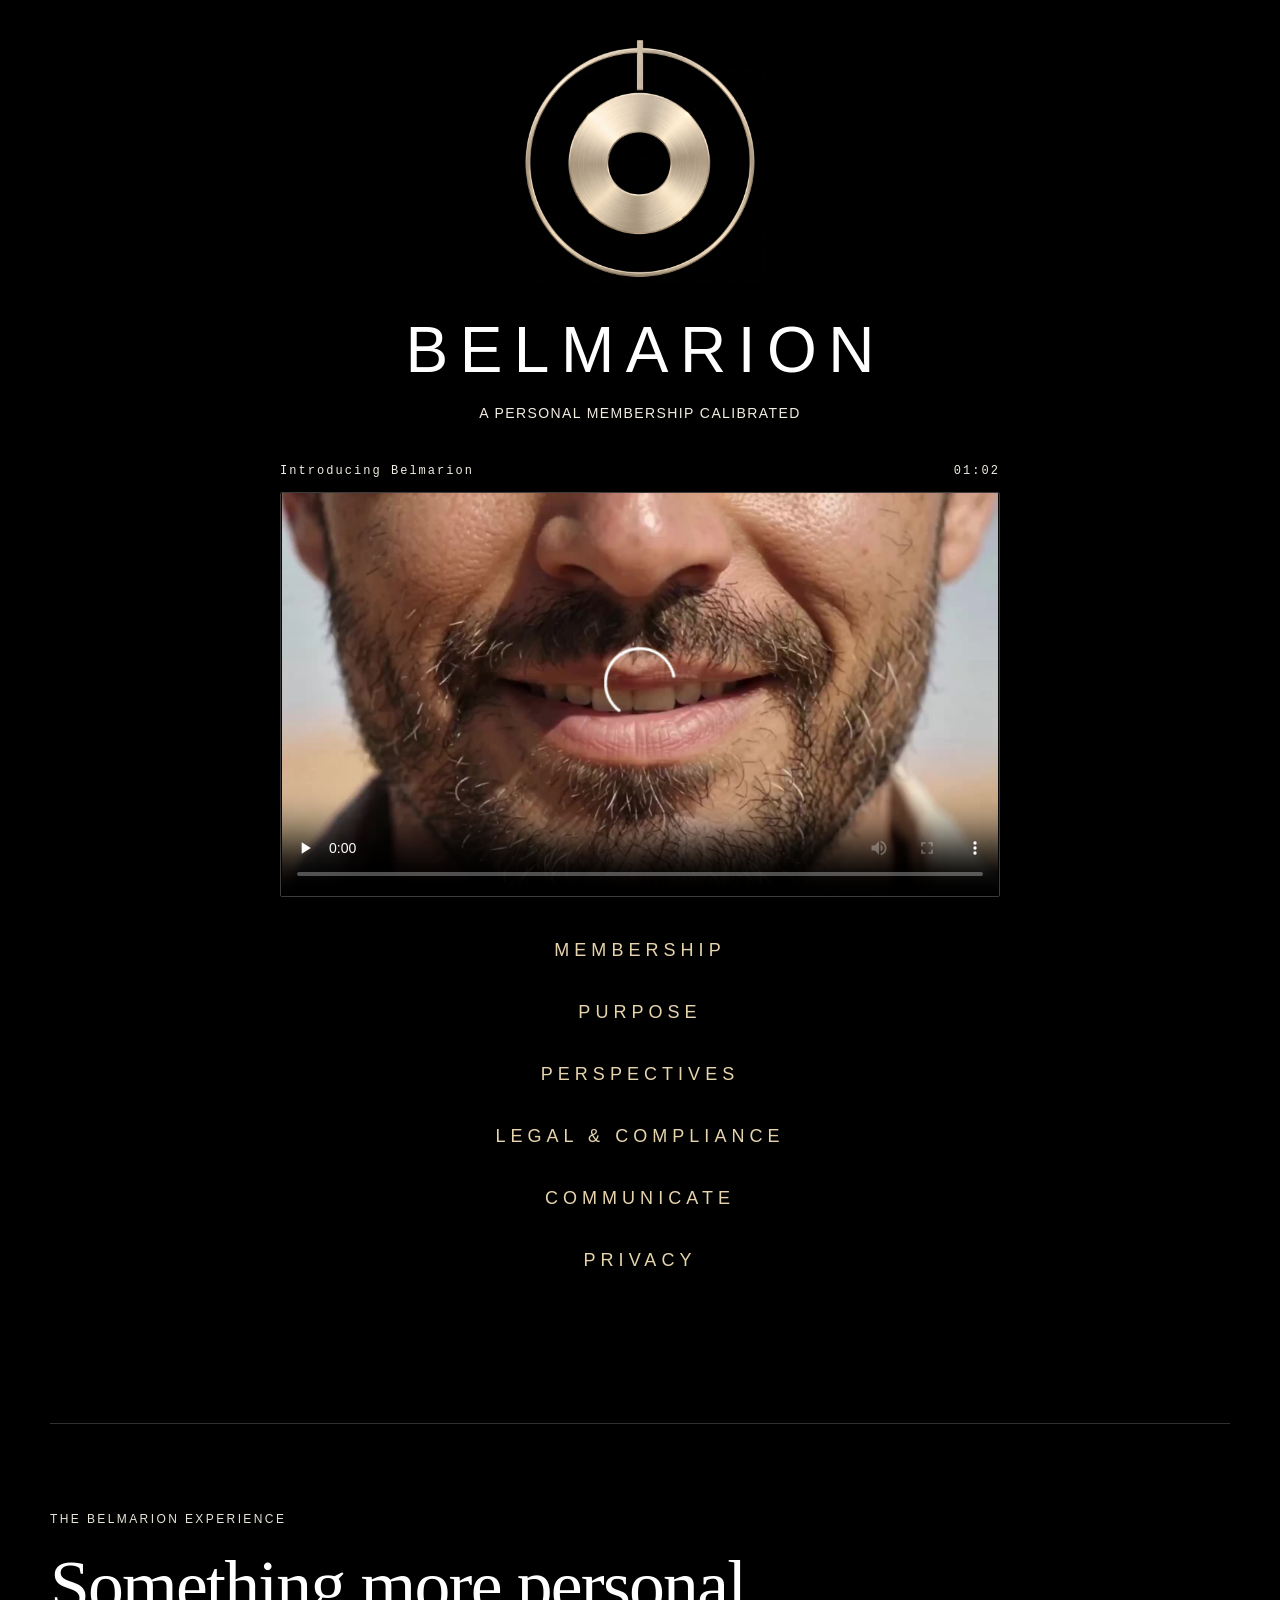
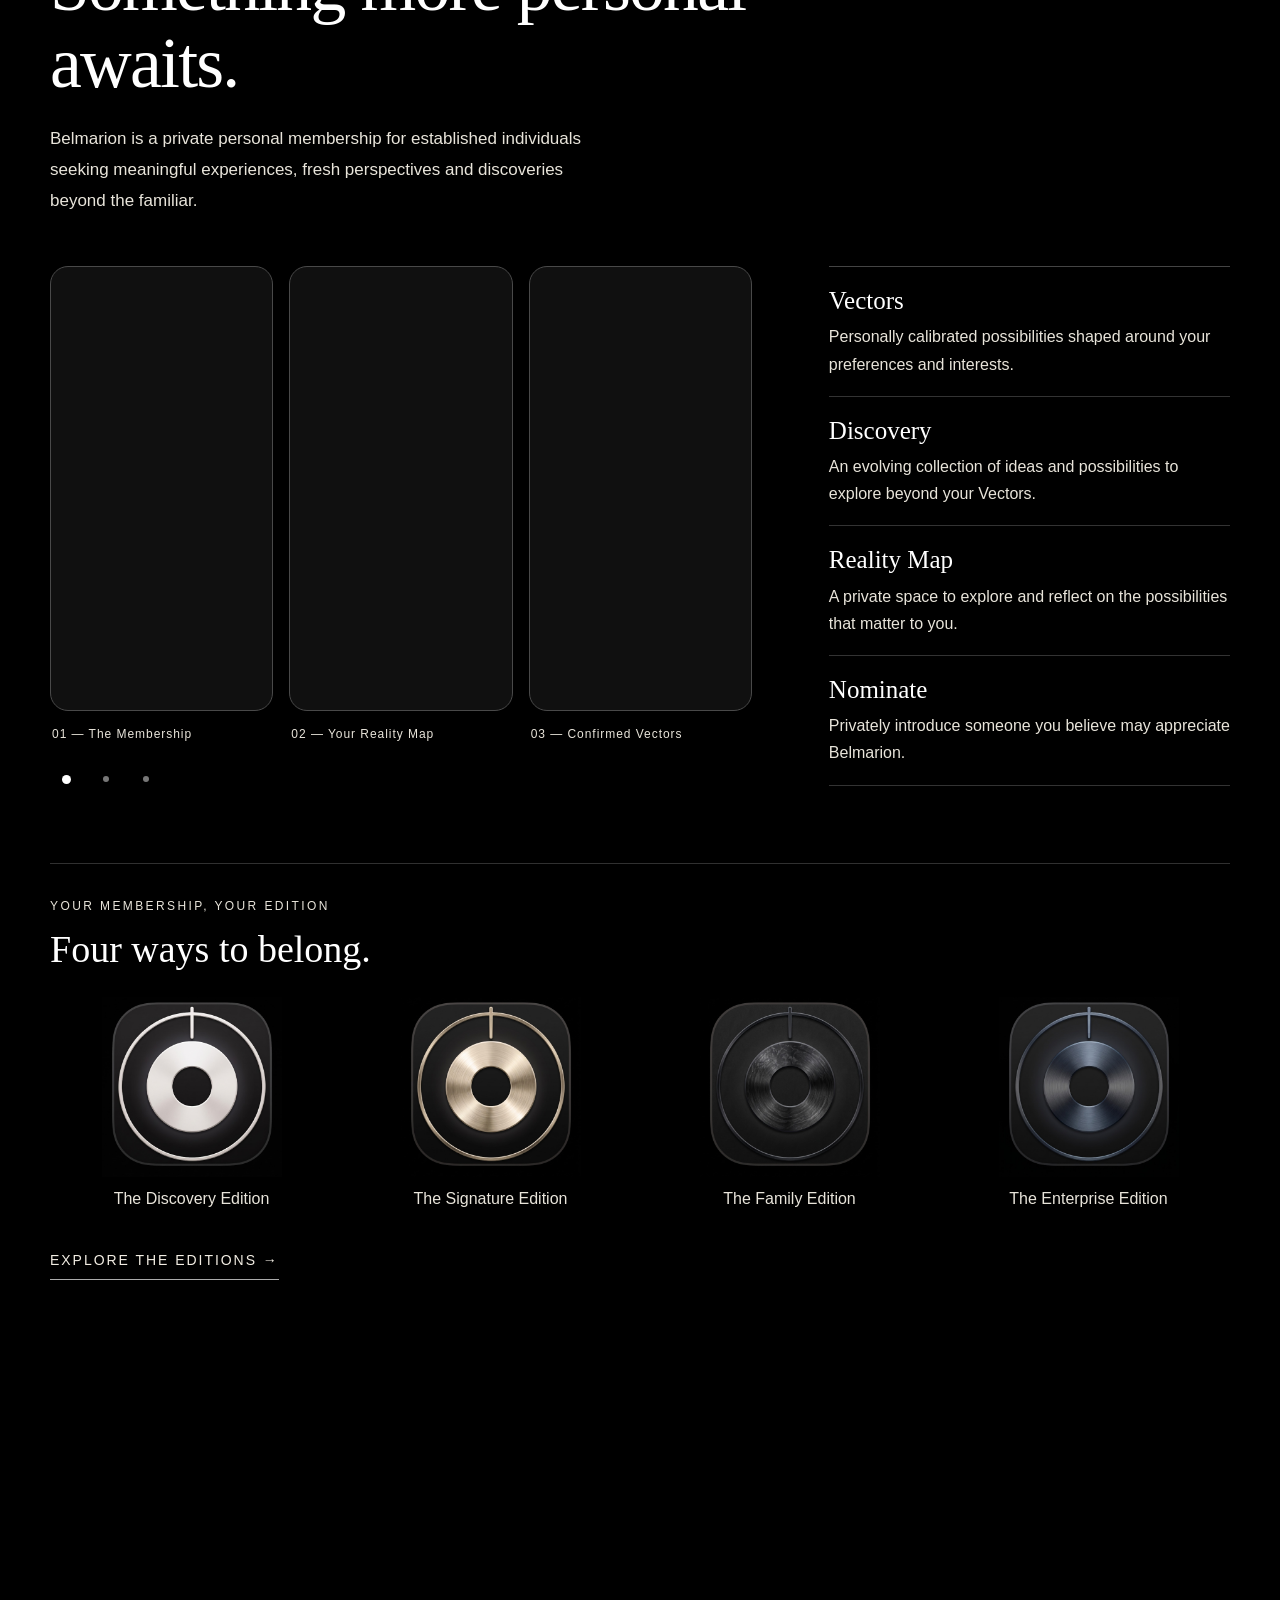
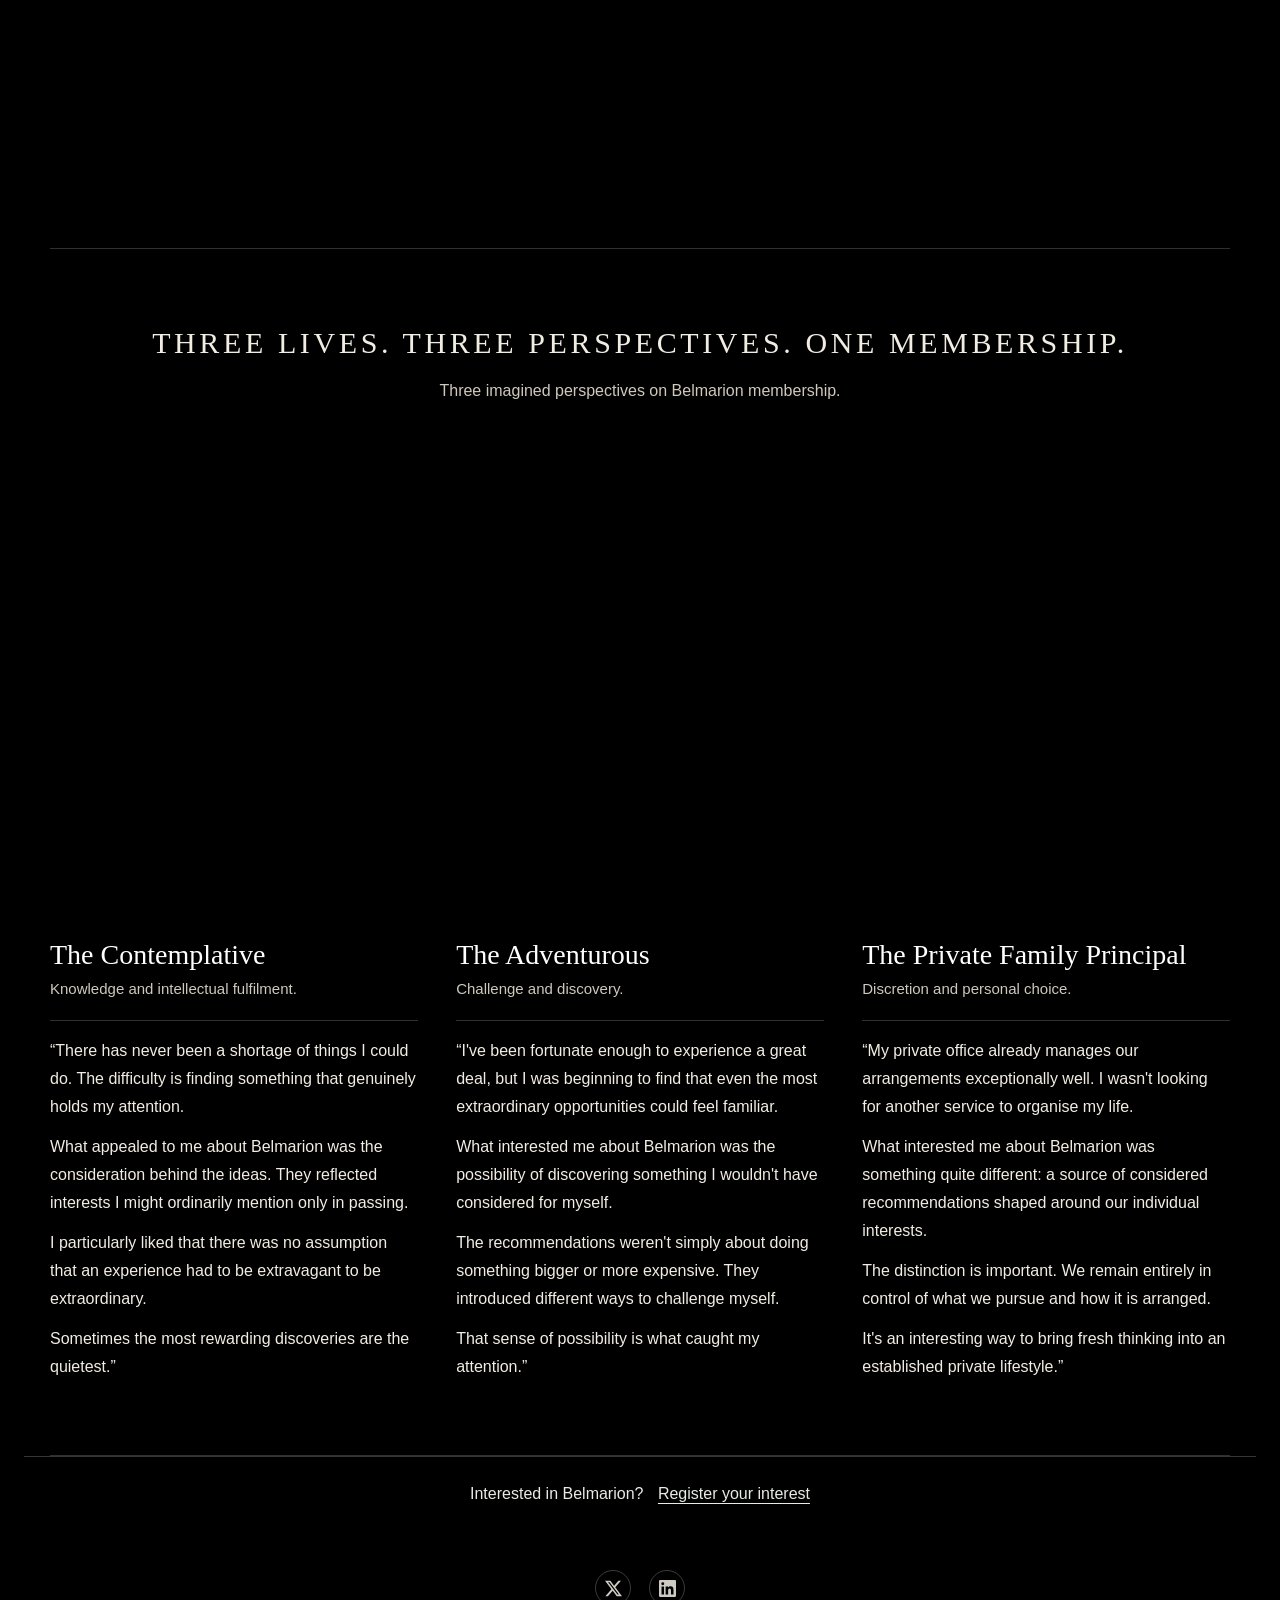
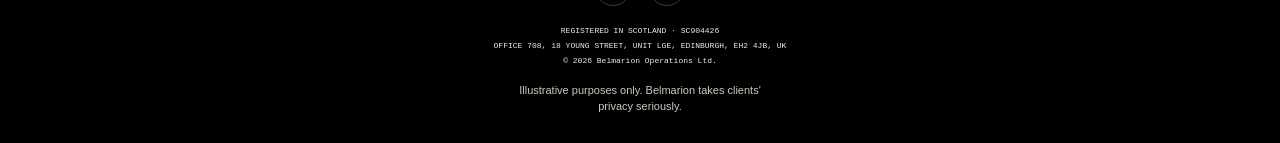
<file: index.html>
<!doctype html>
<html lang="en-GB"><head><meta charset="utf-8"><meta name="viewport" content="width=device-width,initial-scale=1,viewport-fit=cover"><meta name="theme-color" content="#000000"><meta name="color-scheme" content="dark"><meta name="robots" content="noindex,nofollow,noarchive,nosnippet,noimageindex"><meta name="description" content="Belmarion is a private membership built around individual relevance. Admission is by private invitation only."><title>Belmarion</title><link rel="stylesheet" href="./site.css?v=typography-20261119"><meta http-equiv="Content-Security-Policy" content="default-src 'self'; img-src 'self' data:; style-src 'self'; object-src 'none'; base-uri 'none'; form-action 'none'; upgrade-insecure-requests"><meta name="apple-mobile-web-app-title" content="Belmarion"><link rel="apple-touch-icon" sizes="180x180" href="./assets/brand/site-icon-ios-180-20261104.png"><link rel="manifest" href="./site-icons-20261104.webmanifest"><link rel="icon" type="image/x-icon" href="/favicon.ico?v=20261104"><link rel="icon" type="image/png" sizes="16x16" href="/assets/brand/site-icon-16-20261104.png"><link rel="icon" type="image/png" sizes="32x32" href="/assets/brand/site-icon-32-20261104.png"><link rel="icon" type="image/png" sizes="192x192" href="/assets/brand/site-icon-192-20261104.png"><link rel="icon" type="image/png" sizes="512x512" href="/assets/brand/site-icon-512-20261104.png"><link rel="stylesheet" href="./assets/experience/experience.css?v=typography-20261119"><link rel="stylesheet" href="./assets/perspectives/perspectives.css?v=typography-20261119"></head>
<body><main><section class="home" aria-label="Belmarion"><div class="brand"><img class="brand-emblem" src="./assets/brand/belmarion-gold-on-black-b6eaf61e0b.jpg" width="1536" height="1536" alt="Belmarion gold emblem"><div class="name">BELMARION</div><div class="calibrate brand-tagline">A PERSONAL MEMBERSHIP CALIBRATED</div></div><section class="film-intro" aria-label="Introducing Belmarion — the film"><div class="film-heading"><h2>Introducing Belmarion</h2><span aria-hidden="true">01:02</span></div><video class="film-player" controls playsinline preload="none" poster="./assets/introducing-belmarion-poster.jpg" aria-label="Introducing Belmarion, a cinematic introduction to the private membership"><source src="./assets/introducing-belmarion-web.mp4" type="video/mp4">Your browser does not support the film player.</video></section><nav class="menu" aria-label="Belmarion information"><a href="./membership.html">MEMBERSHIP</a><a href="./purpose.html">PURPOSE</a><a href="./index.html#perspectives">PERSPECTIVES</a><a href="./legal-compliance.html">LEGAL &amp; COMPLIANCE</a><a href="./communicate.html">COMMUNICATE</a><a href="./privacy.html">PRIVACY</a></nav><section class="experience" aria-labelledby="experience-title"><div class="experience-intro"><span class="experience-kicker">THE BELMARION EXPERIENCE</span><h2 id="experience-title">Something more personal awaits.</h2><p>Belmarion is a private personal membership for established individuals seeking meaningful experiences, fresh perspectives and discoveries beyond the familiar.</p></div><div class="experience-main"><div class="experience-gallery"><div class="experience-track" tabindex="0" role="region" aria-label="Belmarion application screenshots"><figure class="experience-slide"><div class="experience-frame"><img src="./assets/experience/dashboard.webp" width="684" height="1402" alt="The Discovery Edition personal dashboard showing Reality Map, Vectors, Discovery and Nominate." loading="lazy" decoding="async"></div><figcaption>01 — The Membership</figcaption></figure><figure class="experience-slide"><div class="experience-frame"><img src="./assets/experience/reality-map.webp" width="684" height="1402" alt="The Reality Map, an interpretation of a member’s Calibration." loading="lazy" decoding="async"></div><figcaption>02 — Your Reality Map</figcaption></figure><figure class="experience-slide"><div class="experience-frame"><img src="./assets/experience/confirmed-vectors.webp" width="684" height="1402" alt="The Confirmed Vectors screen showing a private record of a chosen Vector." loading="lazy" decoding="async"></div><figcaption>03 — Confirmed Vectors</figcaption></figure></div><div class="experience-controls" aria-label="Choose a screenshot"><button type="button" aria-label="Show The Membership" aria-current="true"></button><button type="button" aria-label="Show Your Reality Map" aria-current="false"></button><button type="button" aria-label="Show Confirmed Vectors" aria-current="false"></button></div></div><div class="experience-features"><div class="experience-feature"><h3>Vectors</h3><p>Personally calibrated possibilities shaped around your preferences and interests.</p></div><div class="experience-feature"><h3>Discovery</h3><p>An evolving collection of ideas and possibilities to explore beyond your Vectors.</p></div><div class="experience-feature"><h3>Reality Map</h3><p>A private space to explore and reflect on the possibilities that matter to you.</p></div><div class="experience-feature"><h3>Nominate</h3><p>Privately introduce someone you believe may appreciate Belmarion.</p></div></div></div><div class="experience-editions"><span class="experience-kicker">YOUR MEMBERSHIP, YOUR EDITION</span><h3>Four ways to belong.</h3><div class="experience-edition-grid"><div class="experience-edition"><img src="./assets/membership/circle-white-20261027.jpg" alt="" loading="lazy"><p>The Discovery Edition</p></div><div class="experience-edition"><img src="./assets/membership/protocol-one-gold-20261027.jpg" alt="" loading="lazy"><p>The Signature Edition</p></div><div class="experience-edition"><img src="./assets/membership/elite-black-20261027.jpg" alt="" loading="lazy"><p>The Family Edition</p></div><div class="experience-edition"><img src="./assets/membership/elite-office-blue-20261027.jpg" alt="" loading="lazy"><p>The Enterprise Edition</p></div></div><a class="experience-link" href="./membership.html">EXPLORE THE EDITIONS →</a></div></section>
<section class="membership-platforms" aria-label="Belmarion membership for iOS and Android"><img src="./assets/belmarion-ios-android-membership.jpg" width="1686" height="1124" loading="lazy" decoding="async" alt="Calibration tool for iOS and Android. Not available on app stores."></section>
<section class="perspectives" id="perspectives" aria-labelledby="perspectives-title" aria-describedby="perspectives-disclosure">
  <header class="perspectives-intro">
    <h2 id="perspectives-title">THREE LIVES. THREE PERSPECTIVES. ONE MEMBERSHIP.</h2>
    <p id="perspectives-disclosure">Three imagined perspectives on Belmarion membership.</p>
  </header>
  <div class="perspectives-grid">
    <article class="perspective" aria-labelledby="perspective-contemplative">
      <img src="./assets/perspectives/contemplative.webp" width="880" height="1093" alt="A man studies a celestial atlas in a Gothic library." loading="lazy" decoding="async">
      <h3 id="perspective-contemplative">The Contemplative</h3>
      <p class="perspective-theme">Knowledge and intellectual fulfilment.</p>
      <blockquote>
        <p>“There has never been a shortage of things I could do. The difficulty is finding something that genuinely holds my attention.</p>
        <p>What appealed to me about Belmarion was the consideration behind the ideas. They reflected interests I might ordinarily mention only in passing.</p>
        <p>I particularly liked that there was no assumption that an experience had to be extravagant to be extraordinary.</p>
        <p>Sometimes the most rewarding discoveries are the quietest.”</p>
      </blockquote>
    </article>
    <article class="perspective" aria-labelledby="perspective-adventurous">
      <img src="./assets/perspectives/adventurous.webp" width="880" height="1100" alt="A climber follows a via ferrata high above the clouds at sunrise." loading="lazy" decoding="async">
      <h3 id="perspective-adventurous">The Adventurous</h3>
      <p class="perspective-theme">Challenge and discovery.</p>
      <blockquote>
        <p>“I've been fortunate enough to experience a great deal, but I was beginning to find that even the most extraordinary opportunities could feel familiar.</p>
        <p>What interested me about Belmarion was the possibility of discovering something I wouldn't have considered for myself.</p>
        <p>The recommendations weren't simply about doing something bigger or more expensive. They introduced different ways to challenge myself.</p>
        <p>That sense of possibility is what caught my attention.”</p>
      </blockquote>
    </article>
    <article class="perspective" aria-labelledby="perspective-family">
      <img src="./assets/perspectives/private-family-principal.webp" width="880" height="1100" alt="A seated woman looks out over gardens through tall windows." loading="lazy" decoding="async">
      <h3 id="perspective-family">The Private Family Principal</h3>
      <p class="perspective-theme">Discretion and personal choice.</p>
      <blockquote>
        <p>“My private office already manages our arrangements exceptionally well. I wasn't looking for another service to organise my life.</p>
        <p>What interested me about Belmarion was something quite different: a source of considered recommendations shaped around our individual interests.</p>
        <p>The distinction is important. We remain entirely in control of what we pursue and how it is arranged.</p>
        <p>It's an interesting way to bring fresh thinking into an established private lifestyle.”</p>
      </blockquote>
    </article>
  </div>
</section>
<aside class="interest-cta"><span>Interested in Belmarion?</span> <a href="/register-interest/">Register your interest</a></aside><footer class="statutory">
<nav class="social-links" aria-label="Belmarion on social media">
<a href="https://x.com/BelmarionX" target="_blank" rel="noopener noreferrer" aria-label="Belmarion on X" title="Belmarion on X"><svg viewBox="0 0 24 24" aria-hidden="true" focusable="false"><path d="M18.901 1.153h3.68l-8.039 9.187L24 22.847h-7.406l-5.8-7.584-6.638 7.584H.474l8.6-9.827L0 1.153h7.594l5.243 6.932 6.064-6.932zm-1.29 19.491h2.039L6.486 3.24H4.298L17.61 20.644z"/></svg></a>
<a href="https://www.linkedin.com/company/belmarion/" target="_blank" rel="noopener noreferrer" aria-label="Belmarion on LinkedIn" title="Belmarion on LinkedIn"><svg viewBox="0 0 24 24" aria-hidden="true" focusable="false"><path d="M20.447 20.452h-3.554v-5.569c0-1.328-.027-3.037-1.852-3.037-1.853 0-2.136 1.445-2.136 2.94v5.666H9.35V9h3.414v1.56h.049c.476-.9 1.637-1.85 3.37-1.85 3.601 0 4.267 2.37 4.267 5.455v6.287zM5.337 7.433a2.062 2.062 0 1 1 0-4.124 2.062 2.062 0 0 1 0 4.124zM7.119 20.452H3.555V9h3.564zM22.225 0H1.771C.792 0 0 .774 0 1.729v20.542C0 23.227.792 24 1.771 24h20.451C23.2 24 24 23.227 24 22.271V1.729C24 .774 23.2 0 22.225 0z"/></svg></a>
</nav>
<span class="statutory-line">REGISTERED IN SCOTLAND · SC904426</span><span class="statutory-line">OFFICE 708, 18 YOUNG STREET, UNIT LGE, EDINBURGH, EH2 4JB, UK</span><span class="statutory-line">© 2026 Belmarion Operations Ltd.</span>
<p class="perspectives-footer-note">Illustrative purposes only. Belmarion takes clients' privacy seriously.</p>
</footer></section></main><script src="./assets/experience/experience.js" defer></script></body></html>
</file>
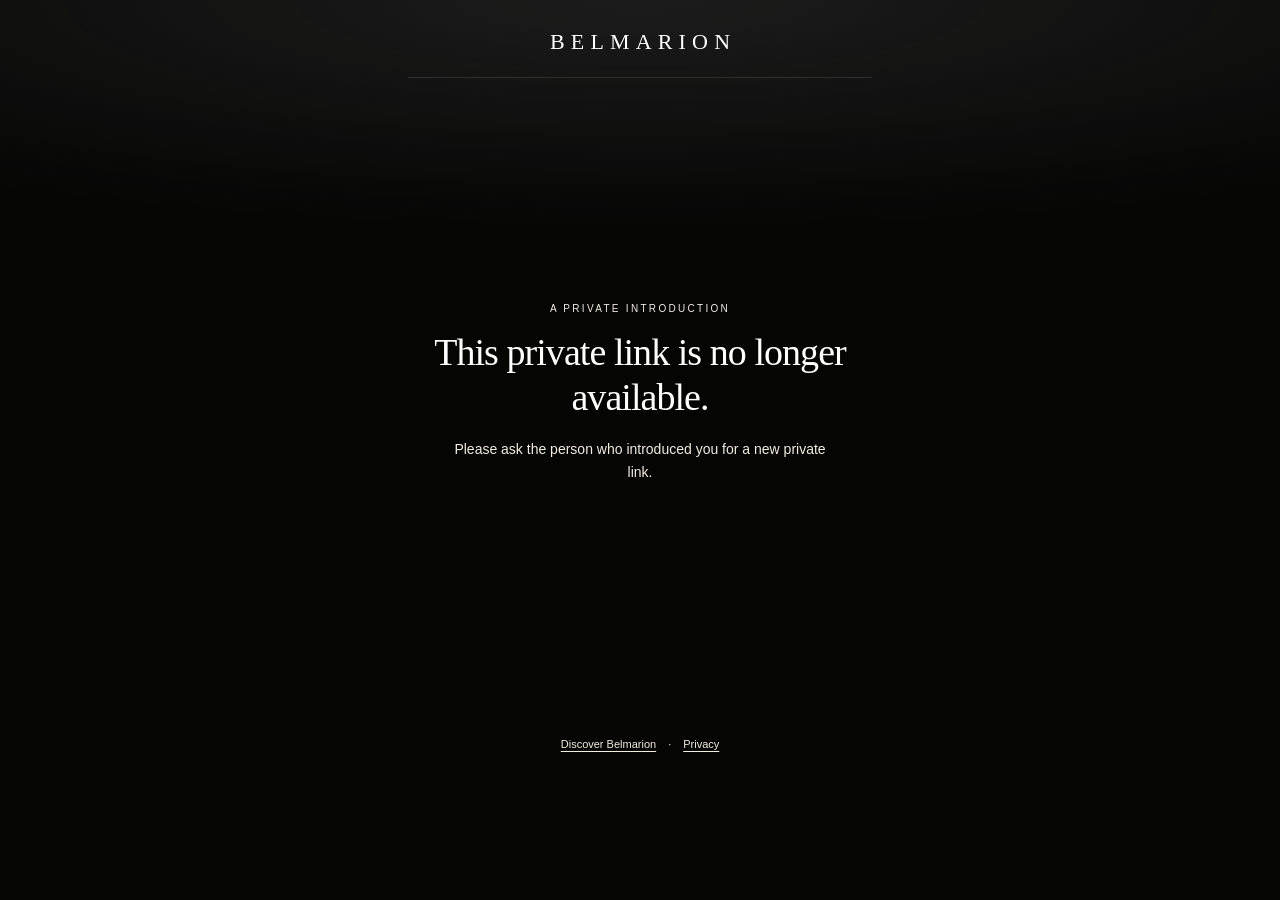
<file: nomination/index.html>
<!doctype html>
<html lang="en-GB">
<head>
<meta charset="utf-8">
<meta name="viewport" content="width=device-width,initial-scale=1,viewport-fit=cover">
<meta name="theme-color" content="#050504"><meta name="color-scheme" content="dark">
<meta name="referrer" content="no-referrer"><meta name="robots" content="noindex,nofollow,noarchive">
<meta name="description" content="Some introductions are worth exploring. Yours has brought you to Belmarion.">
<meta property="og:type" content="website"><meta property="og:title" content="Belmarion | A Private Introduction.">
<meta property="og:description" content="Some introductions are worth exploring. Yours has brought you to Belmarion.">
<meta property="og:url" content="https://belmarion.com/nomination/">
<meta property="og:image" content="https://belmarion.com/assets/brand/belmarion-gold-on-black-b6eaf61e0b.jpg">
<meta property="og:image:alt" content="The Belmarion emblem"><meta property="og:site_name" content="Belmarion">
<meta name="twitter:card" content="summary"><title>A Private Introduction | Belmarion</title>

<meta http-equiv="Content-Security-Policy" content="default-src 'none'; img-src 'self'; style-src 'unsafe-inline'; script-src 'unsafe-inline'; connect-src https://nxjqyijykcnxlwoxanrb.supabase.co; base-uri 'none'; form-action 'none'; upgrade-insecure-requests">
<style>
:root{color-scheme:dark;--gold:#F2EDE3;--text:#FFFFFF;--muted:#F2EDE3;--line:#464646;--sans:-apple-system,BlinkMacSystemFont,"Segoe UI",Roboto,Helvetica,Arial,sans-serif}
*{box-sizing:border-box}html,body{margin:0;min-height:100%;background:#050504;color:var(--text)}
body{font-family:var(--sans);-webkit-font-smoothing:antialiased;padding:calc(24px + env(safe-area-inset-top,0px)) calc(22px + env(safe-area-inset-right,0px)) calc(28px + env(safe-area-inset-bottom,0px)) calc(22px + env(safe-area-inset-left,0px));background:radial-gradient(ellipse 90% 30% at 50% 0,#1C1C1C 0,transparent 100%),#050504}
.shell{width:min(100%,464px);margin:auto}.masthead{text-align:center;padding:4px 0 20px;border-bottom:1px solid #2E2E2E}.wordmark{margin:0;color:#FFFFFF;font:400 22px/1.3 Georgia,serif;letter-spacing:.28em;padding-left:.28em}
.intro{text-align:center;padding:28px 0 4px}.symbol{display:block;width:76px;height:76px;object-fit:cover;border-radius:50%;margin:0 auto 18px}.eyebrow{margin:0 0 13px;color:var(--gold);font-size:10px;line-height:16px;letter-spacing:.23em;font-weight:500}
h1{margin:0;font:400 clamp(30px,7.7vw,38px)/1.18 Georgia,serif;letter-spacing:-.025em}.intro-copy{margin:18px auto 0;color:var(--muted);font-size:14px;line-height:1.65;max-width:380px}.intro-copy.lead{color:#F2EDE3;font-size:15px;line-height:1.7}
fieldset{min-width:0;border:0;margin:0;padding:0}form>fieldset{margin-top:29px;padding-top:22px;border-top:1px solid #2E2E2E}legend{float:left;width:100%;margin:0 0 19px;padding:0;color:var(--gold);font:400 22px/1.3 Georgia,serif}.number{font:500 10px/1 var(--sans);letter-spacing:.15em;color:#F2EDE3;margin-right:13px}.fields{clear:both;display:grid;gap:16px}.label, .choice-legend{display:block;margin:0 0 7px;font:500 12px/1.5 var(--sans);color:#F2EDE3;letter-spacing:.02em}.required{color:var(--gold)}.field{width:100%;min-height:49px;border:1px solid #404040;border-radius:6px;background:#121212;color:var(--text);padding:12px 13px;font:400 16px/1.4 var(--sans);appearance:none}.field::placeholder{color:#F2EDE3}.field:focus{outline:2px solid var(--gold);outline-offset:2px}.options{clear:both;display:flex;gap:10px}.option{flex:1;display:flex;align-items:center;gap:9px;min-height:49px;border:1px solid var(--line);padding:11px;border-radius:6px;font-size:13px;line-height:1.45;cursor:pointer}.option:has(input:checked){border-color:var(--gold);background:#1F1F1F}.option input,.business input{accent-color:var(--gold);width:18px;height:18px;flex-shrink:0;margin:0}.edition-list{clear:both;display:grid;gap:12px}.edition{position:relative;display:flex;gap:12px;align-items:flex-start;padding:20px 18px;border:1px solid #F2EDE3;border-radius:9px;background:linear-gradient(135deg,#131313,#0b0a08);cursor:pointer}.edition:has(input:checked){border-color:#F2EDE3;background:linear-gradient(135deg,#262626,#131313);box-shadow:0 0 0 1px #F2EDE3}.edition input{width:18px;height:18px;margin:3px 0 0;accent-color:var(--gold);flex-shrink:0}.edition strong{display:block;color:var(--gold);font:400 25px/1.2 Georgia,serif;margin-bottom:8px}.edition .summary{display:block;font-size:13px;line-height:1.6;color:#F2EDE3;margin-bottom:7px}.edition .detail{display:block;font-size:12px;line-height:1.65;color:var(--muted)}.business{clear:both;margin-top:16px;display:flex;align-items:flex-start;gap:11px;font-size:13px;line-height:1.6;color:#F2EDE3;cursor:pointer;min-height:44px}.business input{margin-top:3px}.business-note{color:var(--muted);font-size:12px;line-height:1.65;margin:8px 0 0 29px}.notice{clear:both;font-size:12px;line-height:1.75;color:var(--muted);margin:0 0 16px}.notice a,.footer a{color:var(--gold);text-underline-offset:3px}.action{display:flex;align-items:center;justify-content:center;width:100%;min-height:55px;padding:15px;border:1px solid #F2EDE3;border-radius:6px;background:var(--gold);color:#121212;font:600 12px/1.5 var(--sans);letter-spacing:.13em;cursor:pointer;text-align:center;text-decoration:none;touch-action:manipulation}.action:disabled{opacity:.6;cursor:wait}.action:focus-visible,.edition:has(input:focus-visible),.option:has(input:focus-visible){outline:2px solid #fff;outline-offset:3px}.status{margin:13px 0 0;font-size:13px;line-height:1.6;color:#F2EDE3}.footer{text-align:center;margin:27px 0 0;font-size:11px;line-height:1.8;color:var(--muted)}.footer span{margin:0 12px}.state{display:flex;min-height:70dvh;flex-direction:column;justify-content:center;align-items:center;text-align:center}.state .action{margin-top:25px;max-width:320px}[hidden]{display:none!important}@media(max-width:360px){body{padding-left:17px;padding-right:17px}.edition{padding:17px 14px}.option{padding:9px;font-size:12px}}
</style>
<link rel="icon" type="image/x-icon" href="/favicon.ico?v=20261104"><link rel="icon" type="image/png" sizes="16x16" href="/assets/brand/site-icon-16-20261104.png"><link rel="icon" type="image/png" sizes="32x32" href="/assets/brand/site-icon-32-20261104.png"><link rel="icon" type="image/png" sizes="192x192" href="/assets/brand/site-icon-192-20261104.png"><link rel="icon" type="image/png" sizes="512x512" href="/assets/brand/site-icon-512-20261104.png"></head>
<body>
<main class="shell">
<header class="masthead"><p class="wordmark" aria-label="Belmarion">BELMARION</p></header>
<section id="loading" class="state"><p class="eyebrow">A PRIVATE INTRODUCTION</p><h1>Preparing your page.</h1><p class="intro-copy">One moment, please.</p></section>
<section id="form" hidden>
<div class="intro"><img class="symbol" src="/assets/brand/belmarion-gold-on-black-b6eaf61e0b.jpg" alt="" width="76" height="76"><p class="eyebrow">A PRIVATE INTRODUCTION</p><h1>Welcome to Belmarion.</h1><p class="intro-copy">We invite you to tell us a little about yourself and the membership you would like to explore.</p></div>
<form id="introductionForm">
<fieldset><legend><span class="number">01</span>Your details</legend><div class="fields">
<div><label class="label" for="fullName">Full name <span class="required">*</span></label><input class="field" id="fullName" name="full_name" autocomplete="name" maxlength="120" minlength="2" required></div>
<div><label class="label" for="email">Email address <span class="required">*</span></label><input class="field" id="email" name="email" type="email" inputmode="email" autocomplete="email" maxlength="254" required></div>
<div><label class="label" for="cityCountry">City and country <span class="required">*</span></label><input class="field" id="cityCountry" name="city_country" autocomplete="off" maxlength="160" minlength="2" placeholder="e.g. Edinburgh, United Kingdom" required></div>
<fieldset><legend class="choice-legend">Who are you enquiring for? <span class="required">*</span></legend><div class="options"><label class="option"><input type="radio" name="enquiry_capacity" value="myself" required>Myself</label><label class="option"><input type="radio" name="enquiry_capacity" value="representative" required>Someone I represent</label></div></fieldset>
<div id="roleField" hidden><label class="label" for="representativeRole">Your role or office <span class="required">*</span></label><input class="field" id="representativeRole" name="representative_role" autocomplete="organization-title" maxlength="120" minlength="2" disabled></div>
</div></fieldset>
<fieldset><legend><span class="number">02</span>Your membership <span class="required">*</span></legend><div class="edition-list">
<label class="edition"><input type="radio" name="membership_edition" value="circle" required><span><strong>The Discovery Edition</strong><span class="summary">A renewable 90-day personal membership.</span><span class="detail">One Vector and one Recalibration per term, with full Discovery access. Renewal by mutual agreement.</span></span></label>
<label class="edition"><input type="radio" name="membership_edition" value="protocol_one" required><span><strong>The Signature Edition</strong><span class="summary">An annual personal membership.</span><span class="detail">A Vector refreshed every 90 days, with Recalibration and full Discovery access.</span></span></label>
<label class="edition"><input type="radio" name="membership_edition" value="elite" required><span><strong>The Family Edition</strong><span class="summary">An annual shared membership.</span><span class="detail">Up to three principals, eight shared Vectors annually, individual calibration and full Discovery access.</span></span></label>
<label class="edition"><input type="radio" name="membership_edition" value="enterprise" required><span><strong>The Enterprise Edition</strong><span class="summary">Bespoke organisational membership.</span><span class="detail">A tailored programme shaped around your organisation and the principals involved.</span></span></label>
</div><div id="businessField" hidden><label class="business"><input id="eliteBusiness" name="elite_bespoke_business" type="checkbox" disabled>I’m enquiring about a bespoke business arrangement.</label><p id="businessNote" class="business-note" hidden>Principal numbers, Vector allocation and your organisation’s requirements can be discussed privately.</p></div></fieldset>
<fieldset><legend><span class="number">03</span>Your enquiry</legend><p class="notice">By sending this enquiry, you ask the Belmarion Private Office to review your enquiry and contact you by email. If representing someone, please ensure you have their permission. Your details are handled discreetly in accordance with our <a href="https://belmarion.com/privacy.html" target="_blank" rel="noopener noreferrer">Privacy Notice</a>. Submission does not confer eligibility, membership or admission.</p><button id="submit" class="action" type="submit">SEND MY ENQUIRY</button><p id="status" class="status" role="status" aria-live="polite"></p></fieldset>
</form></section>
<section id="done" class="state" hidden><img class="symbol" src="/assets/brand/belmarion-gold-on-black-b6eaf61e0b.jpg" alt="" width="76" height="76"><p class="eyebrow">A PRIVATE INTRODUCTION</p><h1>Thank you.</h1><p class="intro-copy">Your enquiry has been received. The Belmarion Private Office will review your enquiry and reply through the email address you provided.</p><a class="action" href="https://belmarion.com">Discover Belmarion</a></section>
<section id="invalid" class="state" hidden><p class="eyebrow">A PRIVATE INTRODUCTION</p><h1>This private link is no longer available.</h1><p class="intro-copy">Please ask the person who introduced you for a new private link.</p></section>
<section id="unavailable" class="state" hidden><p class="eyebrow">A PRIVATE INTRODUCTION</p><h1>Unable to open your private page.</h1><p class="intro-copy">Please check your connection and try again.</p><button type="button" id="retry" class="action">Try again</button></section>
<footer class="footer"><a href="https://belmarion.com">Discover Belmarion</a><span>·</span><a href="https://belmarion.com/privacy.html">Privacy</a></footer>
</main>
<script>
(function(){
'use strict';
const ENDPOINT='https://nxjqyijykcnxlwoxanrb.supabase.co/functions/v1/belmarion-nomination';
const token=(new URLSearchParams(location.search).get('t')||'').trim().toLowerCase();
const ids=['loading','form','done','invalid','unavailable'];
const form=document.getElementById('introductionForm'),submit=document.getElementById('submit'),status=document.getElementById('status'),role=document.getElementById('representativeRole'),business=document.getElementById('eliteBusiness');
let sending=false;
function show(id){ids.forEach(function(key){document.getElementById(key).hidden=key!==id;});}
function value(name){return new FormData(form).get(name)||'';}
function sync(){
 const representative=value('enquiry_capacity')==='representative',elite=value('membership_edition')==='elite';
 document.getElementById('roleField').hidden=!representative;role.disabled=!representative;role.required=representative;if(!representative)role.value='';
 document.getElementById('businessField').hidden=true;business.disabled=true;business.checked=false;
 document.getElementById('businessNote').hidden=!elite||!business.checked;
}
async function call(action,extra){
 const controller=new AbortController(),deadline=setTimeout(function(){controller.abort();},25000);
 try{const response=await fetch(ENDPOINT,{method:'POST',headers:{'Content-Type':'application/json'},cache:'no-store',signal:controller.signal,body:JSON.stringify(Object.assign({action:action,token:token},extra||{}))});const data=await response.json().catch(function(){return {};});if(!response.ok){const error=new Error(String(data.error||'service_unavailable'));error.status=response.status;throw error;}return data;}finally{clearTimeout(deadline);}
}
form.addEventListener('change',sync);form.addEventListener('input',function(){status.textContent='';});
form.addEventListener('submit',async function(event){
 event.preventDefault();if(sending||!form.reportValidity())return;
 const payload={formVersion:2,full_name:String(value('full_name')).trim(),email:String(value('email')).trim().toLowerCase(),city_country:String(value('city_country')).trim(),enquiry_capacity:value('enquiry_capacity'),representative_role:role.disabled?'':role.value.trim(),membership_edition:value('membership_edition')==='enterprise'?'elite':value('membership_edition'),elite_bespoke_business:value('membership_edition')==='enterprise'||(business.checked&&!business.disabled)};
 sending=true;submit.disabled=true;submit.textContent='SENDING…';status.textContent='';
 try{await call('submit_contact',payload);show('done');document.getElementById('done').scrollIntoView({block:'start'});}catch(error){if([404,410].includes(error.status)){show('invalid');}else{status.textContent=error.status===400?'Please check all required details and select a membership.':'We could not confirm your enquiry. Please try again. Your details remain here.';}}finally{sending=false;submit.disabled=false;submit.textContent='SEND MY ENQUIRY';}
});
async function open(){
 if(!/^[a-f0-9]{48}$/.test(token)){show('invalid');return;}show('loading');
 try{const data=await call('open');sync();show(data.submitted||['UNDER_REVIEW','APPROVED'].includes(data.state)?'done':'form');}catch(error){show([400,401,404,409,410].includes(error.status)?'invalid':'unavailable');}
}
document.getElementById('retry').addEventListener('click',function(){void open();});void open();
})();
</script>
</body></html>
</file>
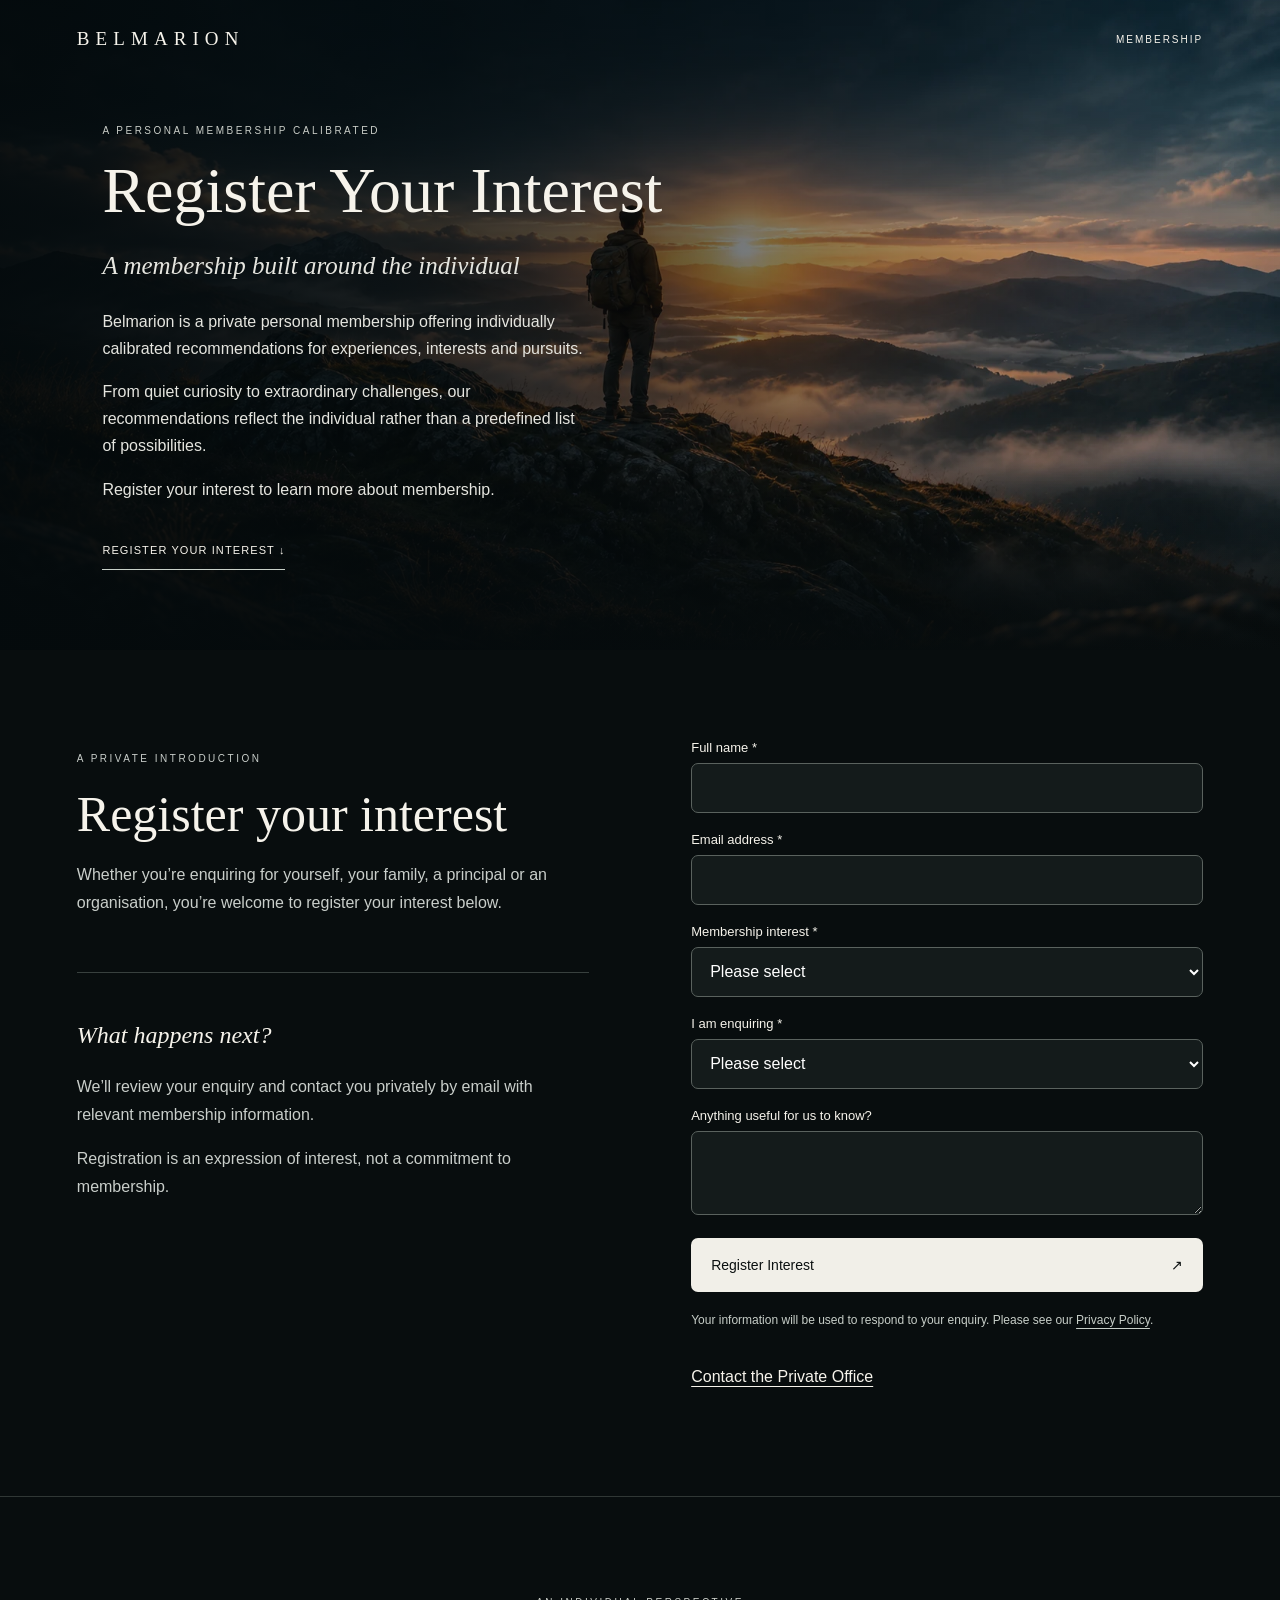
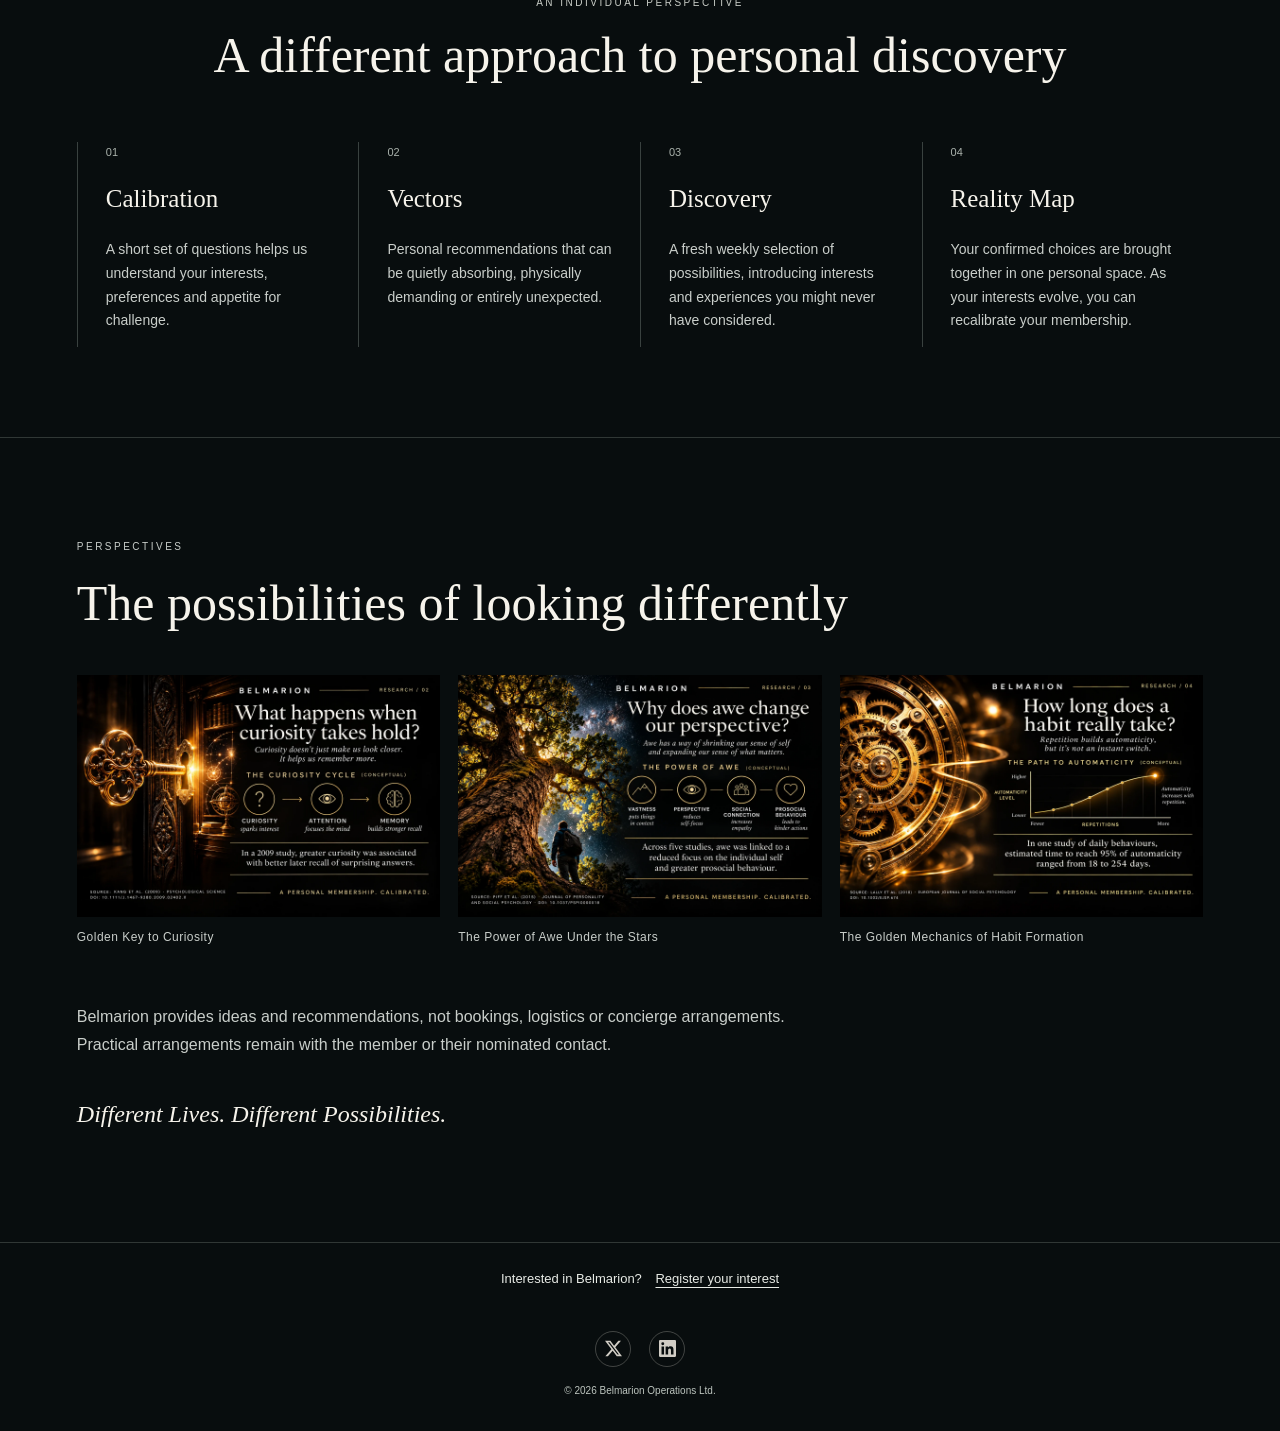
<file: register-interest/index.html>
<!doctype html><html lang="en-GB"><head><meta charset="utf-8"><meta name="viewport" content="width=device-width,initial-scale=1"><meta name="theme-color" content="#080e10"><meta name="description" content="Register your interest in Belmarion, a private personal membership offering individually calibrated recommendations for experiences, interests and pursuits."><title>Register Your Interest | Belmarion</title><link rel="icon" href="/favicon.ico"><link rel="stylesheet" href="/site.css?v=social-links-20261115"><link rel="stylesheet" href="/assets/register-interest/register.css"><script src="/assets/register-interest/register.js" defer></script></head><body>
<header class="ri-header"><a href="/" class="ri-brand">BELMARION</a><a href="/membership.html">MEMBERSHIP</a></header><main>
<section class="ri-hero"><div class="ri-intro"><p class="ri-kicker">A PERSONAL MEMBERSHIP CALIBRATED</p><h1>Register Your Interest</h1><p class="ri-subtitle">A membership built around the individual</p><p>Belmarion is a private personal membership offering individually calibrated recommendations for experiences, interests and pursuits.</p><p>From quiet curiosity to extraordinary challenges, our recommendations reflect the individual rather than a predefined list of possibilities.</p><p>Register your interest to learn more about membership.</p><a class="ri-link" href="#enquiry">Register your interest <span aria-hidden="true">↓</span></a></div></section>
<section class="ri-form-section" id="enquiry"><div class="ri-form-intro"><p class="ri-kicker">A PRIVATE INTRODUCTION</p><h2>Register your interest</h2><p>Whether you’re enquiring for yourself, your family, a principal or an organisation, you’re welcome to register your interest below.</p><div class="ri-next"><h3>What happens next?</h3><p>We’ll review your enquiry and contact you privately by email with relevant membership information.</p><p>Registration is an expression of interest, not a commitment to membership.</p></div></div><form id="interest-form" class="ri-form"><div><label for="full-name">Full name *</label><input id="full-name" name="name" autocomplete="name" required minlength="2" maxlength="100"></div><div><label for="email">Email address *</label><input id="email" name="email" type="email" autocomplete="email" required maxlength="180"></div><div><label for="edition">Membership interest *</label><select id="edition" name="edition" required><option value="">Please select</option><option>Discovery Edition</option><option>Signature Edition</option><option>Family Edition</option><option>Enterprise Edition</option><option>Not sure yet</option></select></div><div><label for="enquiring">I am enquiring *</label><select id="enquiring" name="enquiring" required><option value="">Please select</option><option>For myself</option><option>For my family</option><option>On behalf of a principal</option><option>On behalf of an organisation</option></select></div><div><label for="note">Anything useful for us to know?</label><textarea id="note" name="note" maxlength="2000" rows="3"></textarea></div><div class="ri-trap" aria-hidden="true"><label for="website">Leave this empty</label><input id="website" name="website" tabindex="-1" autocomplete="off"></div><button type="submit">Register Interest <span aria-hidden="true">↗</span></button><p class="ri-privacy">Your information will be used to respond to your enquiry. Please see our <a href="/privacy.html">Privacy Policy</a>.</p><p id="interest-status" role="status" aria-live="polite"></p><a href="/communicate.html">Contact the Private Office</a></form></section>
<section class="ri-approach"><p class="ri-kicker">AN INDIVIDUAL PERSPECTIVE</p><h2>A different approach to personal discovery</h2><div class="ri-features"><article><span>01</span><h3>Calibration</h3><p>A short set of questions helps us understand your interests, preferences and appetite for challenge.</p></article><article><span>02</span><h3>Vectors</h3><p>Personal recommendations that can be quietly absorbing, physically demanding or entirely unexpected.</p></article><article><span>03</span><h3>Discovery</h3><p>A fresh weekly selection of possibilities, introducing interests and experiences you might never have considered.</p></article><article><span>04</span><h3>Reality Map</h3><p>Your confirmed choices are brought together in one personal space. As your interests evolve, you can recalibrate your membership.</p></article></div></section>
<section class="ri-gallery"><p class="ri-kicker">PERSPECTIVES</p><h2>The possibilities of looking differently</h2><div><figure><img src="/assets/register-interest/curiosity.webp" alt="Golden key illustration exploring curiosity" loading="lazy"><figcaption>Golden Key to Curiosity</figcaption></figure><figure><img src="/assets/register-interest/awe.webp" alt="A tree beneath a star-filled sky illustrating awe" loading="lazy"><figcaption>The Power of Awe Under the Stars</figcaption></figure><figure><img src="/assets/register-interest/habit.webp" alt="Golden cogs illustrating the mechanics of habit formation" loading="lazy"><figcaption>The Golden Mechanics of Habit Formation</figcaption></figure></div><p>Belmarion provides ideas and recommendations, not bookings, logistics or concierge arrangements. Practical arrangements remain with the member or their nominated contact.</p><p class="ri-closing">Different Lives. Different Possibilities.</p></section></main><aside class="interest-cta"><span>Interested in Belmarion?</span> <a href="#enquiry">Register your interest</a></aside><footer class="ri-footer">
<nav class="social-links" aria-label="Belmarion on social media">
<a href="https://x.com/BelmarionX" target="_blank" rel="noopener noreferrer" aria-label="Belmarion on X" title="Belmarion on X"><svg viewBox="0 0 24 24" aria-hidden="true" focusable="false"><path d="M18.901 1.153h3.68l-8.039 9.187L24 22.847h-7.406l-5.8-7.584-6.638 7.584H.474l8.6-9.827L0 1.153h7.594l5.243 6.932 6.064-6.932zm-1.29 19.491h2.039L6.486 3.24H4.298L17.61 20.644z"/></svg></a>
<a href="https://www.linkedin.com/company/belmarion/" target="_blank" rel="noopener noreferrer" aria-label="Belmarion on LinkedIn" title="Belmarion on LinkedIn"><svg viewBox="0 0 24 24" aria-hidden="true" focusable="false"><path d="M20.447 20.452h-3.554v-5.569c0-1.328-.027-3.037-1.852-3.037-1.853 0-2.136 1.445-2.136 2.94v5.666H9.35V9h3.414v1.56h.049c.476-.9 1.637-1.85 3.37-1.85 3.601 0 4.267 2.37 4.267 5.455v6.287zM5.337 7.433a2.062 2.062 0 1 1 0-4.124 2.062 2.062 0 0 1 0 4.124zM7.119 20.452H3.555V9h3.564zM22.225 0H1.771C.792 0 0 .774 0 1.729v20.542C0 23.227.792 24 1.771 24h20.451C23.2 24 24 23.227 24 22.271V1.729C24 .774 23.2 0 22.225 0z"/></svg></a>
</nav>
© 2026 Belmarion Operations Ltd.</footer></body></html>
</file>
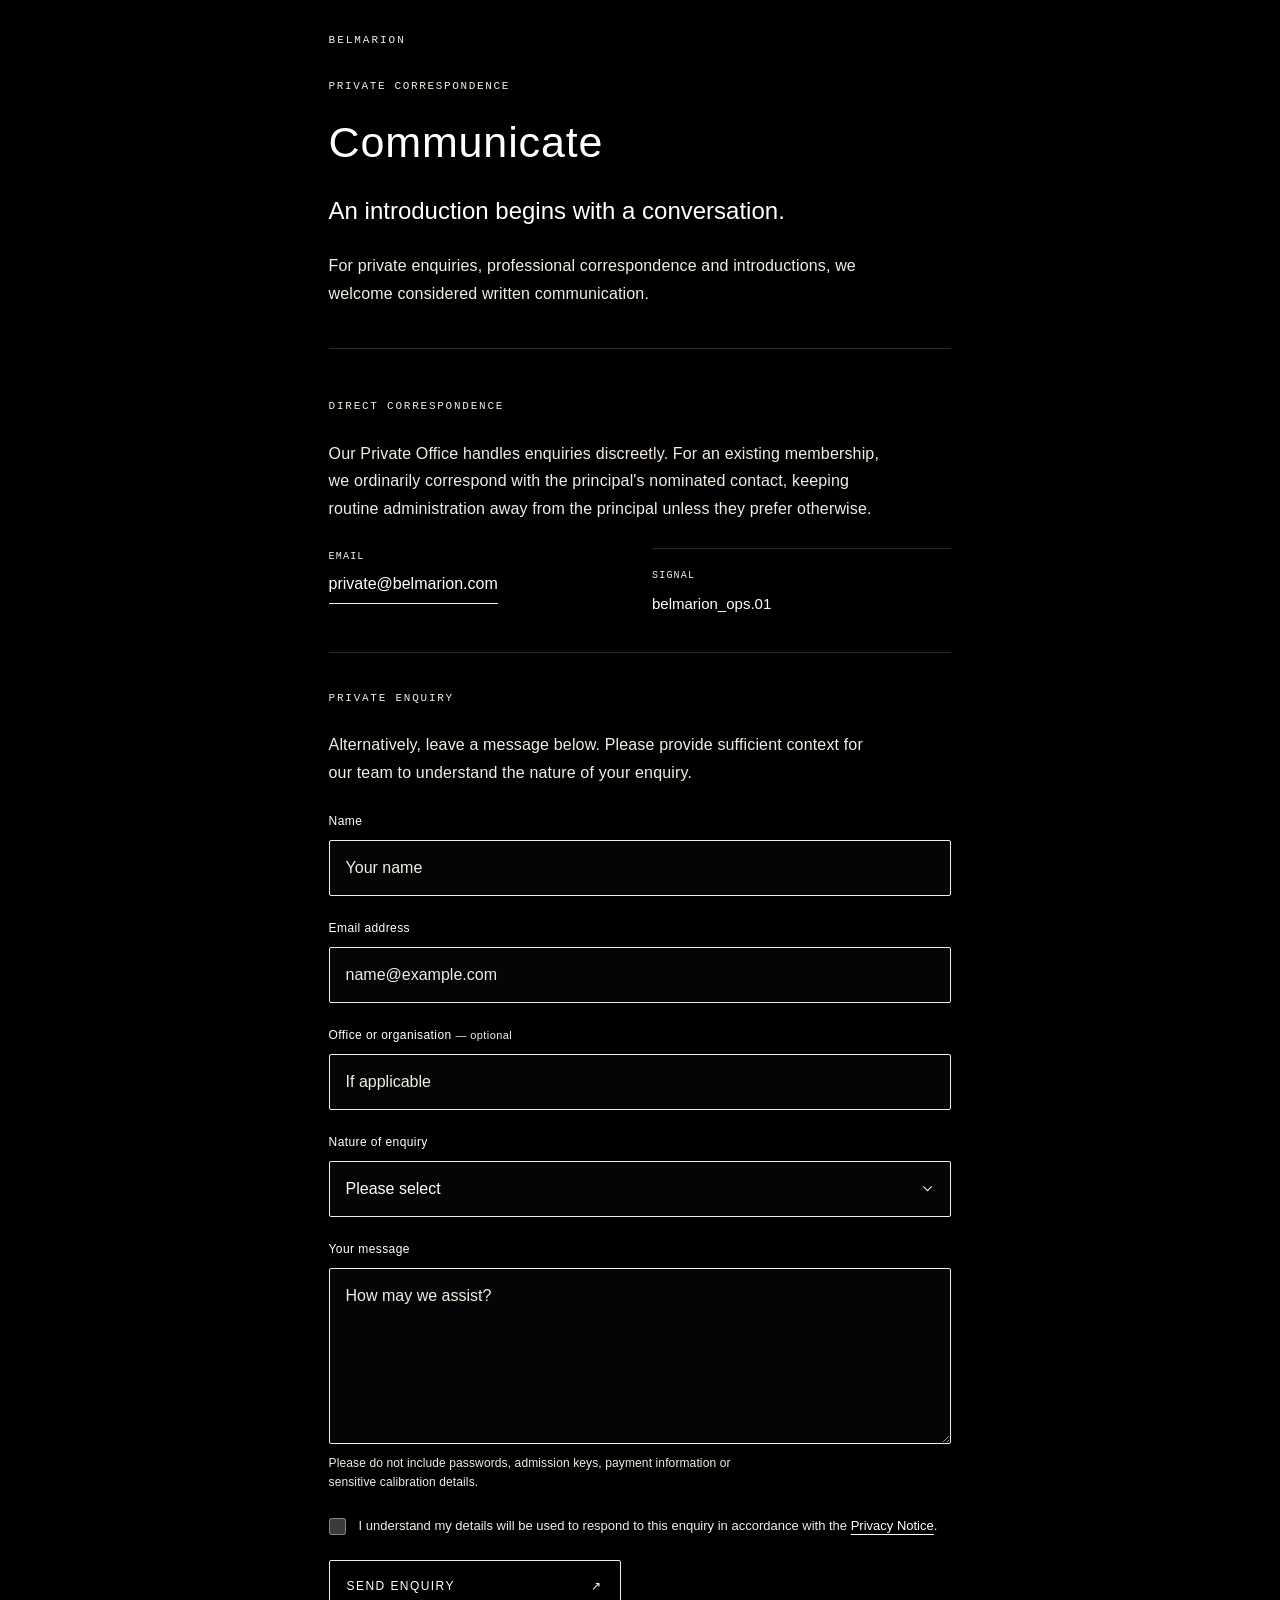
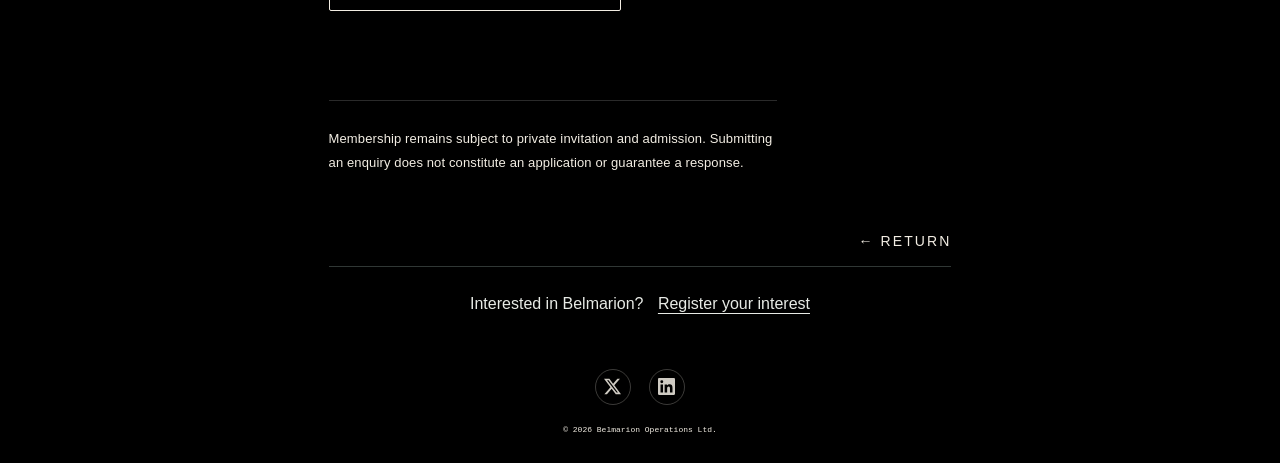
<file: communicate.html>
<!doctype html>
<html lang="en-GB"><head><meta charset="utf-8"><meta name="viewport" content="width=device-width,initial-scale=1,viewport-fit=cover"><meta name="theme-color" content="#000000"><meta name="color-scheme" content="dark"><meta name="robots" content="noindex,nofollow,noarchive,nosnippet,noimageindex"><meta name="description" content="Direct, discreet correspondence with Belmarion's Private Office."><title>Belmarion — Communicate</title><link rel="stylesheet" href="./site.css?v=social-links-20261115"><meta http-equiv="Content-Security-Policy" content="default-src 'self'; script-src 'self'; style-src 'self'; img-src 'self' data:; connect-src 'self' https://nxjqyijykcnxlwoxanrb.supabase.co; object-src 'none'; base-uri 'none'; form-action 'none'; upgrade-insecure-requests"><meta name="apple-mobile-web-app-title" content="Belmarion"><link rel="apple-touch-icon" sizes="180x180" href="./assets/brand/site-icon-ios-180-20261104.png"><link rel="manifest" href="./site-icons-20261104.webmanifest"><link rel="icon" type="image/x-icon" href="/favicon.ico?v=20261104"><link rel="icon" type="image/png" sizes="16x16" href="/assets/brand/site-icon-16-20261104.png"><link rel="icon" type="image/png" sizes="32x32" href="/assets/brand/site-icon-32-20261104.png"><link rel="icon" type="image/png" sizes="192x192" href="/assets/brand/site-icon-192-20261104.png"><link rel="icon" type="image/png" sizes="512x512" href="/assets/brand/site-icon-512-20261104.png"></head>
<body><main><section class="page editorial-page"><div class="page-inner"><p class="eyebrow"><a class="brand-home" href="./index.html" aria-label="Belmarion homepage">BELMARION</a></p>
<header class="editorial-hero"><span class="editorial-kicker">PRIVATE CORRESPONDENCE</span><h1>Communicate</h1><p class="editorial-lead">An introduction begins with a conversation.</p><p class="editorial-secondary">For private enquiries, professional correspondence and introductions, we welcome considered written communication.</p></header>
<section class="editorial-section contact-intro"><h2>DIRECT CORRESPONDENCE</h2><p>Our Private Office handles enquiries discreetly. For an existing membership, we ordinarily correspond with the principal's nominated contact, keeping routine administration away from the principal unless they prefer otherwise.</p>
<div class="editorial-credentials"><div class="contact-channel"><span class="editorial-detail-label">EMAIL</span><a class="editorial-link" href="mailto:private@belmarion.com">private@belmarion.com</a></div><div class="contact-channel"><span class="editorial-detail-label">SIGNAL</span><span class="editorial-detail-value">belmarion_ops.01</span></div></div></section>
<section class="editorial-section" aria-labelledby="enquiry-heading"><h2 id="enquiry-heading">PRIVATE ENQUIRY</h2><p>Alternatively, leave a message below. Please provide sufficient context for our team to understand the nature of your enquiry.</p>
<form class="contact-form" id="private-enquiry-form" method="post">
  <div class="field"><label for="contact-name">Name</label><input id="contact-name" name="name" type="text" required autocomplete="name" minlength="2" maxlength="100" placeholder="Your name"></div>
  <div class="field"><label for="contact-email">Email address</label><input id="contact-email" name="email" type="email" required autocomplete="email" maxlength="180" placeholder="name@example.com"></div>
  <div class="field"><label for="contact-office">Office or organisation <span class="optional">— optional</span></label><input id="contact-office" name="office" type="text" autocomplete="organization" maxlength="120" placeholder="If applicable"></div>
  <div class="field"><label for="contact-topic">Nature of enquiry</label><select id="contact-topic" name="topic" required><option value="" selected disabled>Please select</option><option value="Membership and private introductions">Membership and private introductions</option><option value="Principal or office correspondence">Principal or office correspondence</option><option value="Corporate and professional">Corporate and professional</option><option value="Privacy or compliance">Privacy or compliance</option><option value="Support request">Support request</option><option value="Other">Other</option></select></div>
  <div class="field"><label for="contact-message">Your message</label><textarea id="contact-message" name="message" required minlength="12" maxlength="2500" placeholder="How may we assist?"></textarea><p class="field-note">Please do not include passwords, admission keys, payment information or sensitive calibration details.</p></div>
  <div class="form-bot-field" aria-hidden="true"><label for="contact-website">Leave this empty</label><input id="contact-website" name="website" type="text" tabindex="-1" autocomplete="off"></div>
  <label class="privacy-ack" for="contact-privacy"><input id="contact-privacy" type="checkbox" name="privacy_acknowledged" required><span>I understand my details will be used to respond to this enquiry in accordance with the <a href="./privacy.html">Privacy Notice</a>.</span></label>
  <button id="enquiry-submit" type="submit" class="form-submit"><span class="submit-label">SEND ENQUIRY</span><span aria-hidden="true">↗</span></button>
  <p id="enquiry-status" class="form-status" aria-live="polite"></p>
</form>
</section>
<p class="editorial-note">Membership remains subject to private invitation and admission. Submitting an enquiry does not constitute an application or guarantee a response.</p><script src="./communicate.js?v=support-20261023" defer></script><a class="return" href="./index.html">← RETURN</a><aside class="interest-cta"><span>Interested in Belmarion?</span> <a href="/register-interest/">Register your interest</a></aside><footer class="statutory">
<nav class="social-links" aria-label="Belmarion on social media">
<a href="https://x.com/BelmarionX" target="_blank" rel="noopener noreferrer" aria-label="Belmarion on X" title="Belmarion on X"><svg viewBox="0 0 24 24" aria-hidden="true" focusable="false"><path d="M18.901 1.153h3.68l-8.039 9.187L24 22.847h-7.406l-5.8-7.584-6.638 7.584H.474l8.6-9.827L0 1.153h7.594l5.243 6.932 6.064-6.932zm-1.29 19.491h2.039L6.486 3.24H4.298L17.61 20.644z"/></svg></a>
<a href="https://www.linkedin.com/company/belmarion/" target="_blank" rel="noopener noreferrer" aria-label="Belmarion on LinkedIn" title="Belmarion on LinkedIn"><svg viewBox="0 0 24 24" aria-hidden="true" focusable="false"><path d="M20.447 20.452h-3.554v-5.569c0-1.328-.027-3.037-1.852-3.037-1.853 0-2.136 1.445-2.136 2.94v5.666H9.35V9h3.414v1.56h.049c.476-.9 1.637-1.85 3.37-1.85 3.601 0 4.267 2.37 4.267 5.455v6.287zM5.337 7.433a2.062 2.062 0 1 1 0-4.124 2.062 2.062 0 0 1 0 4.124zM7.119 20.452H3.555V9h3.564zM22.225 0H1.771C.792 0 0 .774 0 1.729v20.542C0 23.227.792 24 1.771 24h20.451C23.2 24 24 23.227 24 22.271V1.729C24 .774 23.2 0 22.225 0z"/></svg></a>
</nav>
© 2026 Belmarion Operations Ltd.</footer></div></section></main></body></html>
</file>
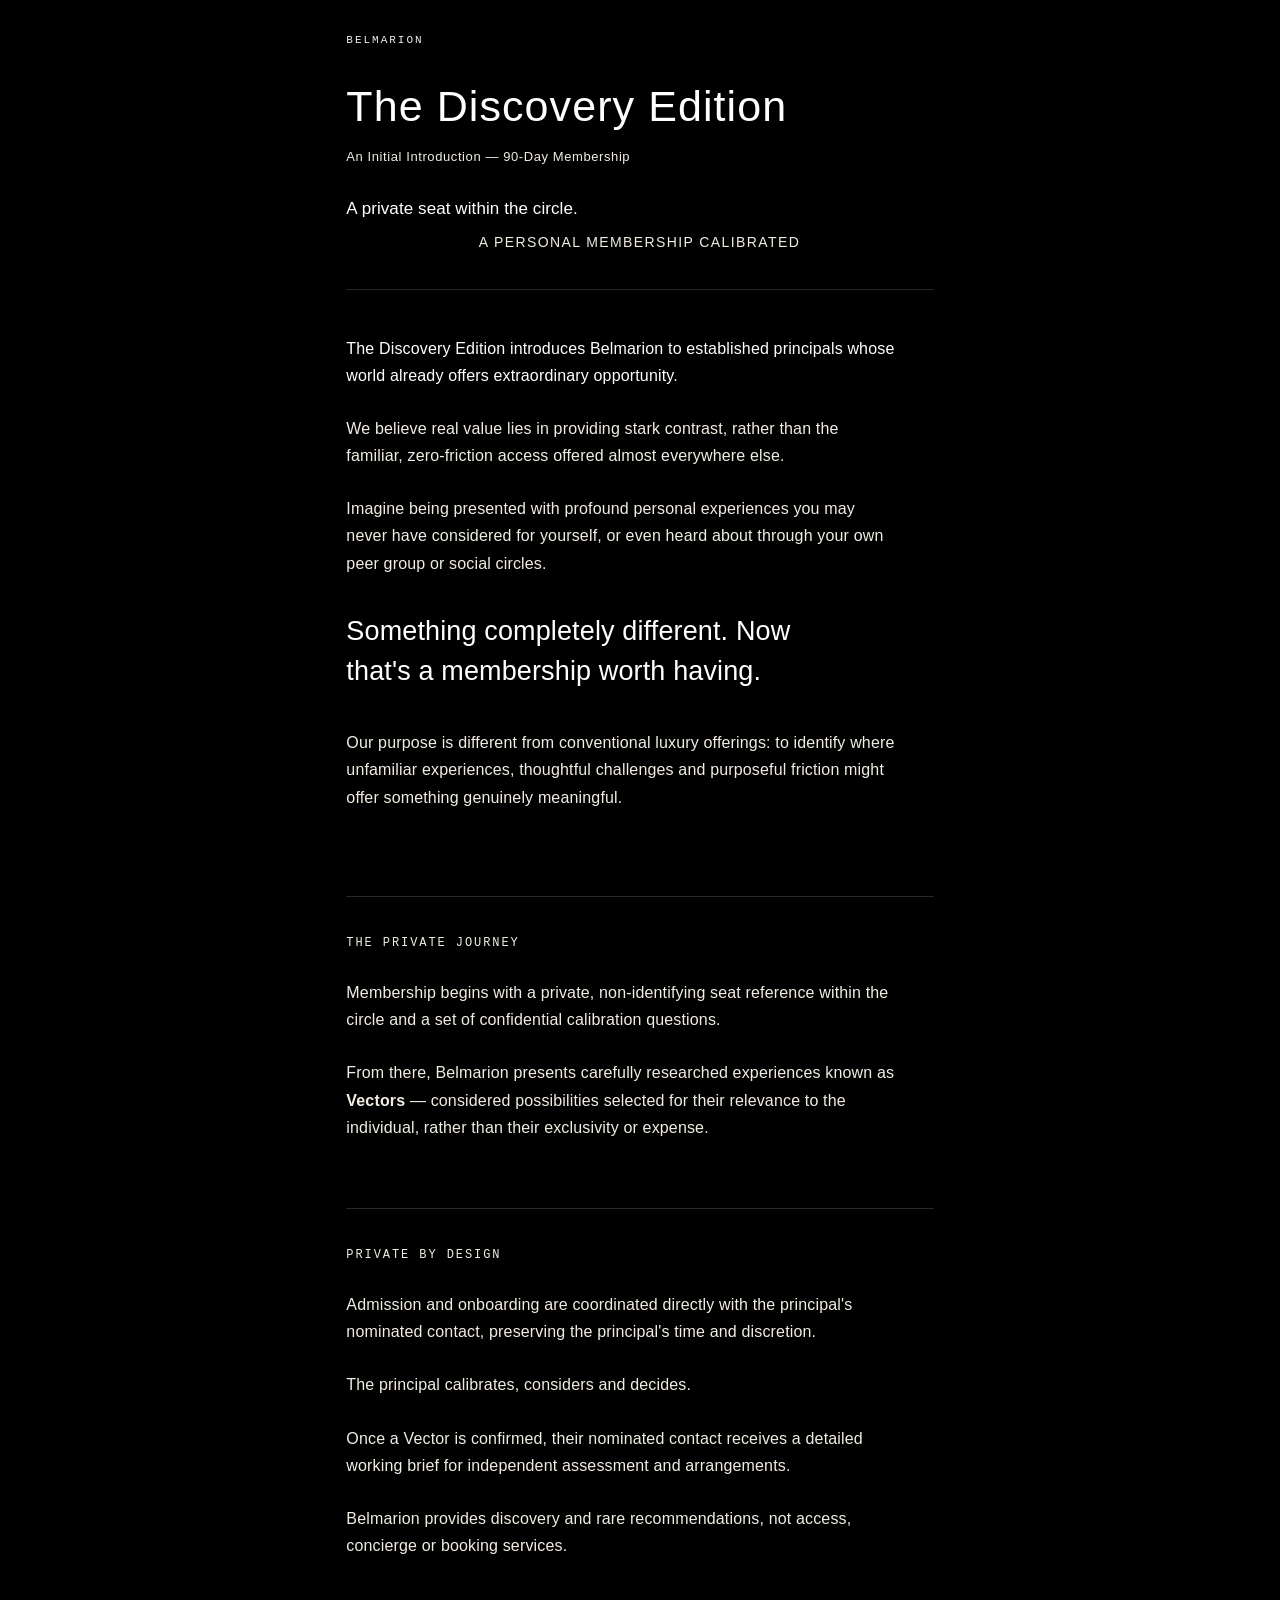
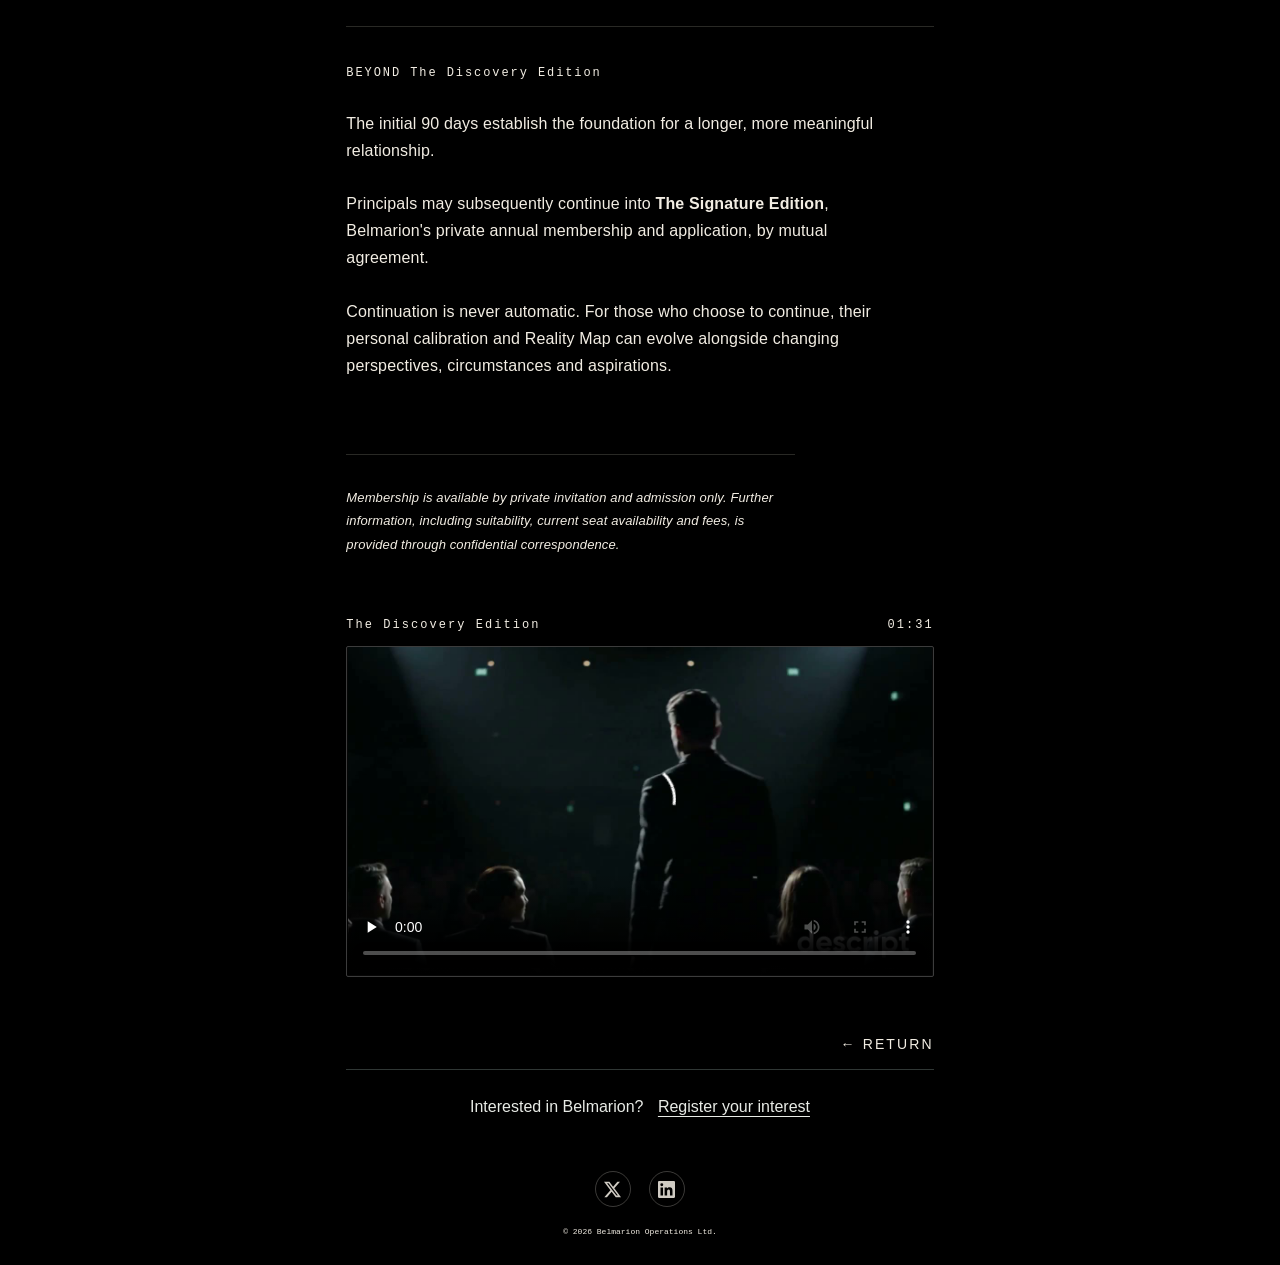
<file: founding-beta.html>
<!doctype html>
<html lang="en-GB">
<head>
  <meta charset="utf-8">
  <meta name="viewport" content="width=device-width,initial-scale=1">
  <meta name="robots" content="noindex,nofollow,noarchive,nosnippet,noimageindex">
  <meta http-equiv="refresh" content="0; url=./founding-circle.html">
  <link rel="canonical" href="https://belmarion.com/founding-circle.html">
  <title>Belmarion — The Discovery Edition</title>
  <link rel="stylesheet" href="./site.css?v=tagline-single-line-20261029">
<link rel="apple-touch-icon" sizes="180x180" href="./assets/brand/site-icon-ios-180-20261104.png"><link rel="manifest" href="./site-icons-20261104.webmanifest"><link rel="icon" type="image/x-icon" href="/favicon.ico?v=20261104"><link rel="icon" type="image/png" sizes="16x16" href="/assets/brand/site-icon-16-20261104.png"><link rel="icon" type="image/png" sizes="32x32" href="/assets/brand/site-icon-32-20261104.png"><link rel="icon" type="image/png" sizes="192x192" href="/assets/brand/site-icon-192-20261104.png"><link rel="icon" type="image/png" sizes="512x512" href="/assets/brand/site-icon-512-20261104.png"></head>
<body>
  <main class="page"><div class="page-inner">
    <p class="eyebrow"><a class="brand-home" href="./index.html">BELMARION</a></p>
    <h1>The Discovery Edition</h1>
    <p>This page has moved. <a href="./founding-circle.html">Continue to The Discovery Edition.</a></p>
    <footer class="statutory">© 2026 Belmarion Operations Ltd.</footer>
  </div></main>
</body>
</html>
</file>
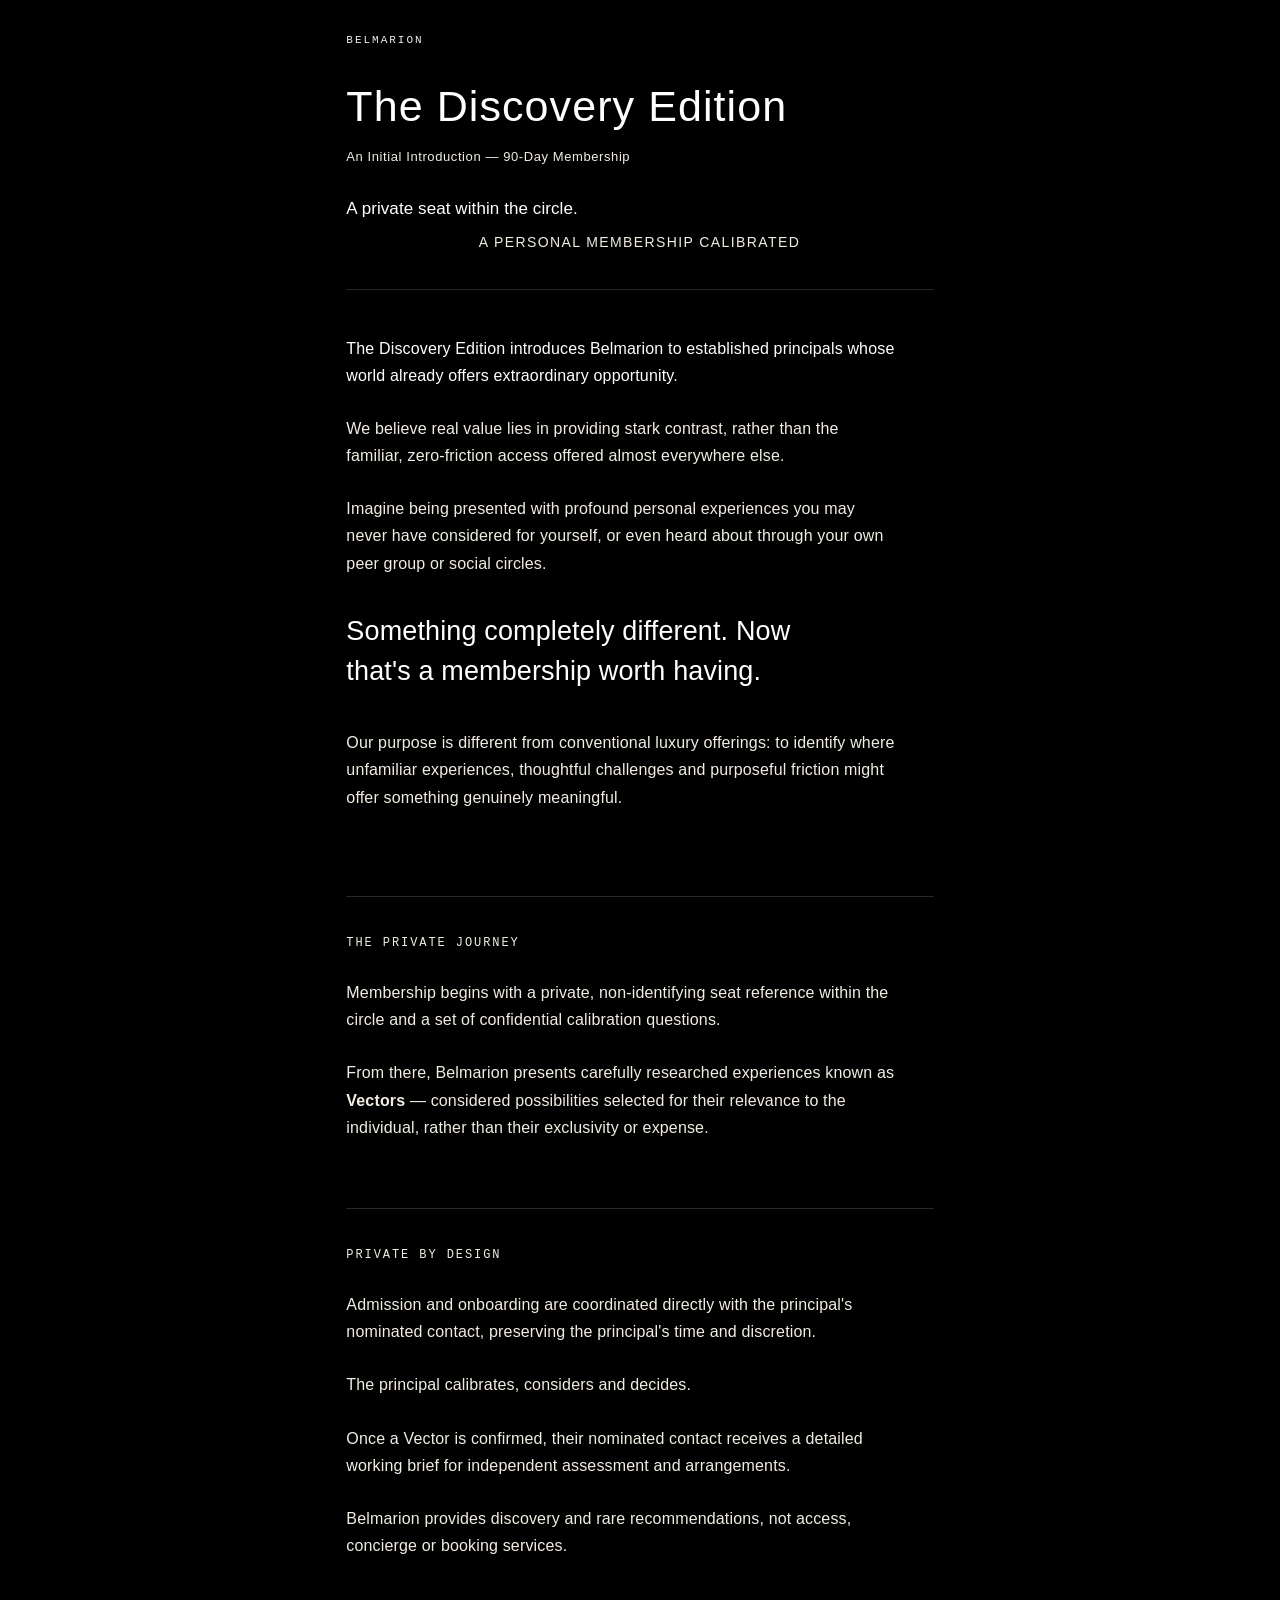
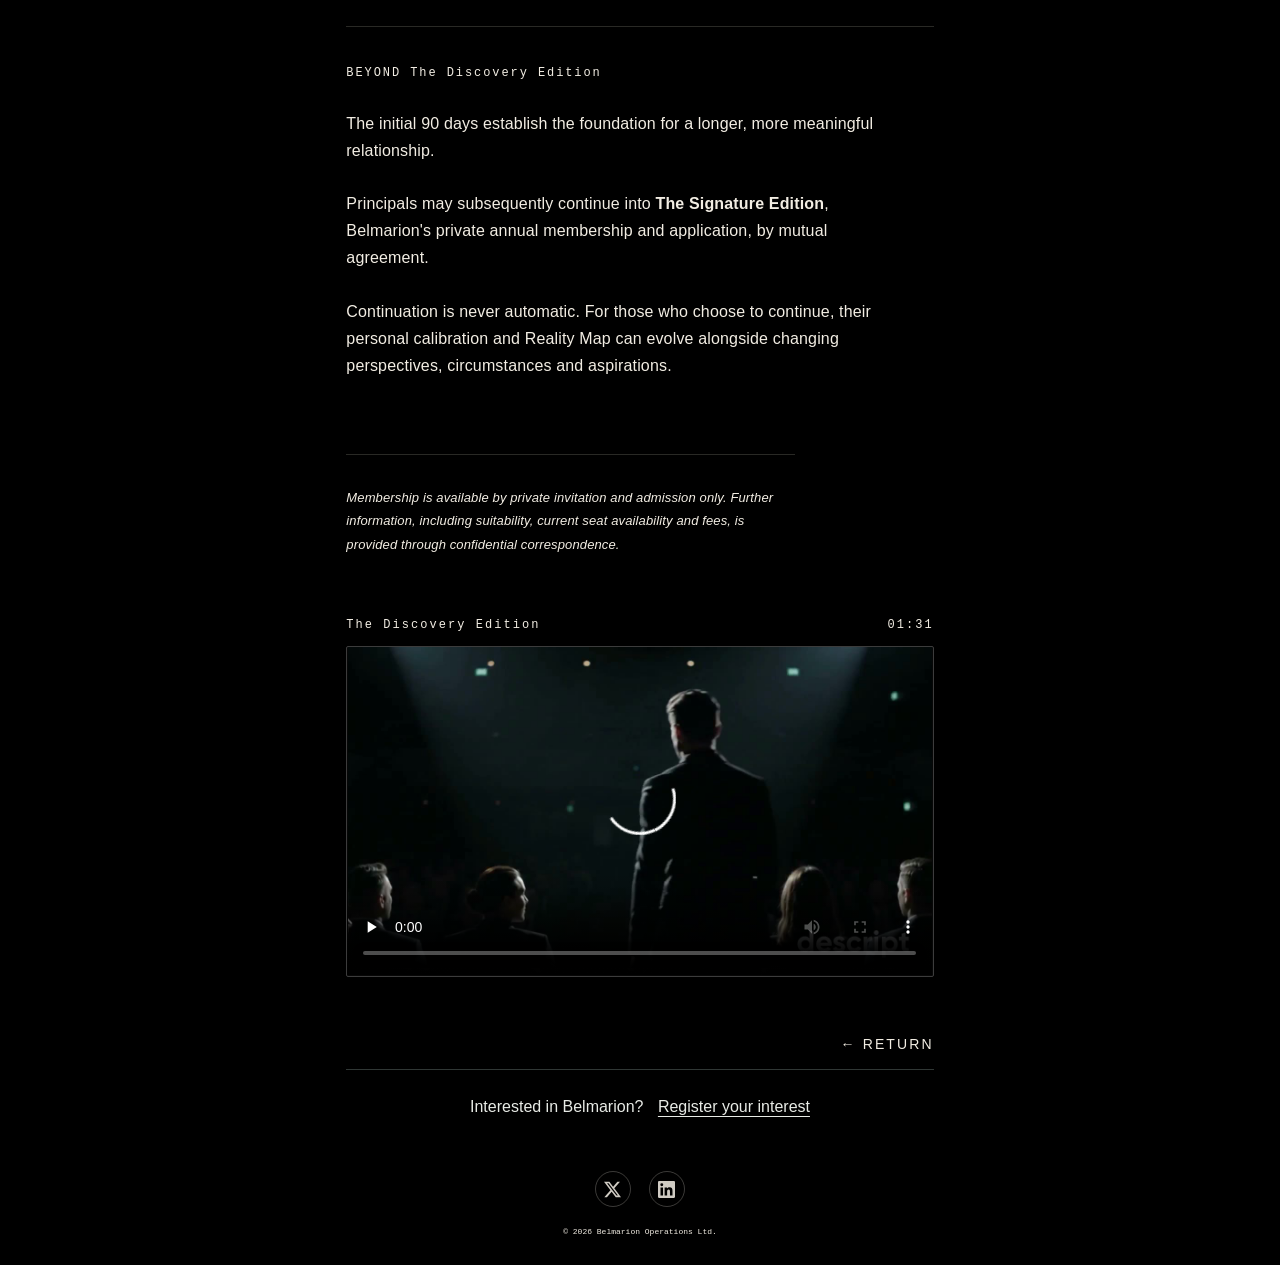
<file: founding-circle.html>
<!doctype html>
<html lang="en-GB">
<head>
  <meta charset="utf-8">
  <meta name="viewport" content="width=device-width,initial-scale=1,viewport-fit=cover">
  <meta name="theme-color" content="#000000">
  <meta name="color-scheme" content="dark">
  <meta name="robots" content="noindex,nofollow,noarchive,nosnippet,noimageindex">
  <meta name="description" content="The Discovery Edition — an initial, private 90-day Belmarion membership. A PERSONAL MEMBERSHIP CALIBRATED">
  <title>Belmarion — The Discovery Edition</title>
  <link rel="canonical" href="https://belmarion.com/founding-circle.html">
  <link rel="stylesheet" href="./site.css?v=social-links-20261115">
  <meta http-equiv="Content-Security-Policy" content="default-src 'self'; style-src 'self'; object-src 'none'; base-uri 'none'; form-action 'none'; upgrade-insecure-requests">
  
  
  
  <meta name="apple-mobile-web-app-title" content="Belmarion">
<link rel="apple-touch-icon" sizes="180x180" href="./assets/brand/site-icon-ios-180-20261104.png"><link rel="manifest" href="./site-icons-20261104.webmanifest"><link rel="icon" type="image/x-icon" href="/favicon.ico?v=20261104"><link rel="icon" type="image/png" sizes="16x16" href="/assets/brand/site-icon-16-20261104.png"><link rel="icon" type="image/png" sizes="32x32" href="/assets/brand/site-icon-32-20261104.png"><link rel="icon" type="image/png" sizes="192x192" href="/assets/brand/site-icon-192-20261104.png"><link rel="icon" type="image/png" sizes="512x512" href="/assets/brand/site-icon-512-20261104.png"></head>
<body>
<main>
<section class="page founding-page" aria-labelledby="founding-title">
<div class="page-inner">
  <p class="eyebrow"><a class="brand-home" href="./index.html" aria-label="Belmarion homepage">BELMARION</a></p>
  <header class="founding-header">
    <h1 id="founding-title">The Discovery Edition</h1>
    <p class="founding-subtitle">An Initial Introduction — 90-Day Membership</p>
    <p class="founding-invitation">A private seat within the circle. <span class="brand-tagline">A PERSONAL MEMBERSHIP CALIBRATED</span></p>
  </header>
  <div class="founding-proposition">
    <p>The Discovery Edition introduces Belmarion to established principals whose world already offers extraordinary opportunity.</p>
    <p>We believe real value lies in providing stark contrast, rather than the familiar, zero-friction access offered almost everywhere else.</p>
    <p>Imagine being presented with profound personal experiences you may never have considered for yourself, or even heard about through your own peer group or social circles.</p>
    <p class="founding-statement">Something completely different. Now that's a membership worth having.</p>
    <p>Our purpose is different from conventional luxury offerings: to identify where unfamiliar experiences, thoughtful challenges and purposeful friction might offer something genuinely meaningful.</p>
  </div>
  <section class="founding-section" aria-labelledby="private-journey">
    <h2 id="private-journey">THE PRIVATE JOURNEY</h2>
    <p>Membership begins with a private, non-identifying seat reference within the circle and a set of confidential calibration questions.</p>
    <p>From there, Belmarion presents carefully researched experiences known as <strong>Vectors</strong> — considered possibilities selected for their relevance to the individual, rather than their exclusivity or expense.</p>
  </section>
  <section class="founding-section" aria-labelledby="private-design">
    <h2 id="private-design">PRIVATE BY DESIGN</h2>
    <p>Admission and onboarding are coordinated directly with the principal's nominated contact, preserving the principal's time and discretion.</p>
    <p>The principal calibrates, considers and decides.</p>
    <p>Once a Vector is confirmed, their nominated contact receives a detailed working brief for independent assessment and arrangements.</p>
    <p>Belmarion provides discovery and rare recommendations, not access, concierge or booking services.</p>
  </section>
  <section class="founding-section" aria-labelledby="beyond-founding">
    <h2 id="beyond-founding">BEYOND The Discovery Edition</h2>
    <p>The initial 90 days establish the foundation for a longer, more meaningful relationship.</p>
    <p>Principals may subsequently continue into <strong>The Signature Edition</strong>, Belmarion's private annual membership and application, by mutual agreement.</p>
    <p>Continuation is never automatic. For those who choose to continue, their personal calibration and Reality Map can evolve alongside changing perspectives, circumstances and aspirations.</p>
  </section>
  <p class="founding-discretion">Membership is available by private invitation and admission only. Further information, including suitability, current seat availability and fees, is provided through confidential correspondence.</p>
  <section class="film-intro" aria-label="Belmarion — The Discovery Edition presentation">
    <div class="film-heading"><h2>The Discovery Edition</h2><span aria-hidden="true">01:31</span></div>
    <video class="film-player" controls playsinline preload="none" poster="./assets/founding-circle-presentation-poster.jpg" aria-label="Belmarion The Discovery Edition, a presentation about the private membership">
      <source src="./assets/founding-circle-presentation-clean.mp4" type="video/mp4">
      Your browser does not support the film player.
    </video>
  </section>
  <a class="return" href="./index.html">← RETURN</a>
  <aside class="interest-cta"><span>Interested in Belmarion?</span> <a href="/register-interest/">Register your interest</a></aside><footer class="statutory">
<nav class="social-links" aria-label="Belmarion on social media">
<a href="https://x.com/BelmarionX" target="_blank" rel="noopener noreferrer" aria-label="Belmarion on X" title="Belmarion on X"><svg viewBox="0 0 24 24" aria-hidden="true" focusable="false"><path d="M18.901 1.153h3.68l-8.039 9.187L24 22.847h-7.406l-5.8-7.584-6.638 7.584H.474l8.6-9.827L0 1.153h7.594l5.243 6.932 6.064-6.932zm-1.29 19.491h2.039L6.486 3.24H4.298L17.61 20.644z"/></svg></a>
<a href="https://www.linkedin.com/company/belmarion/" target="_blank" rel="noopener noreferrer" aria-label="Belmarion on LinkedIn" title="Belmarion on LinkedIn"><svg viewBox="0 0 24 24" aria-hidden="true" focusable="false"><path d="M20.447 20.452h-3.554v-5.569c0-1.328-.027-3.037-1.852-3.037-1.853 0-2.136 1.445-2.136 2.94v5.666H9.35V9h3.414v1.56h.049c.476-.9 1.637-1.85 3.37-1.85 3.601 0 4.267 2.37 4.267 5.455v6.287zM5.337 7.433a2.062 2.062 0 1 1 0-4.124 2.062 2.062 0 0 1 0 4.124zM7.119 20.452H3.555V9h3.564zM22.225 0H1.771C.792 0 0 .774 0 1.729v20.542C0 23.227.792 24 1.771 24h20.451C23.2 24 24 23.227 24 22.271V1.729C24 .774 23.2 0 22.225 0z"/></svg></a>
</nav>
© 2026 Belmarion Operations Ltd.</footer>
</div>
</section>
</main>
</body>
</html>
</file>
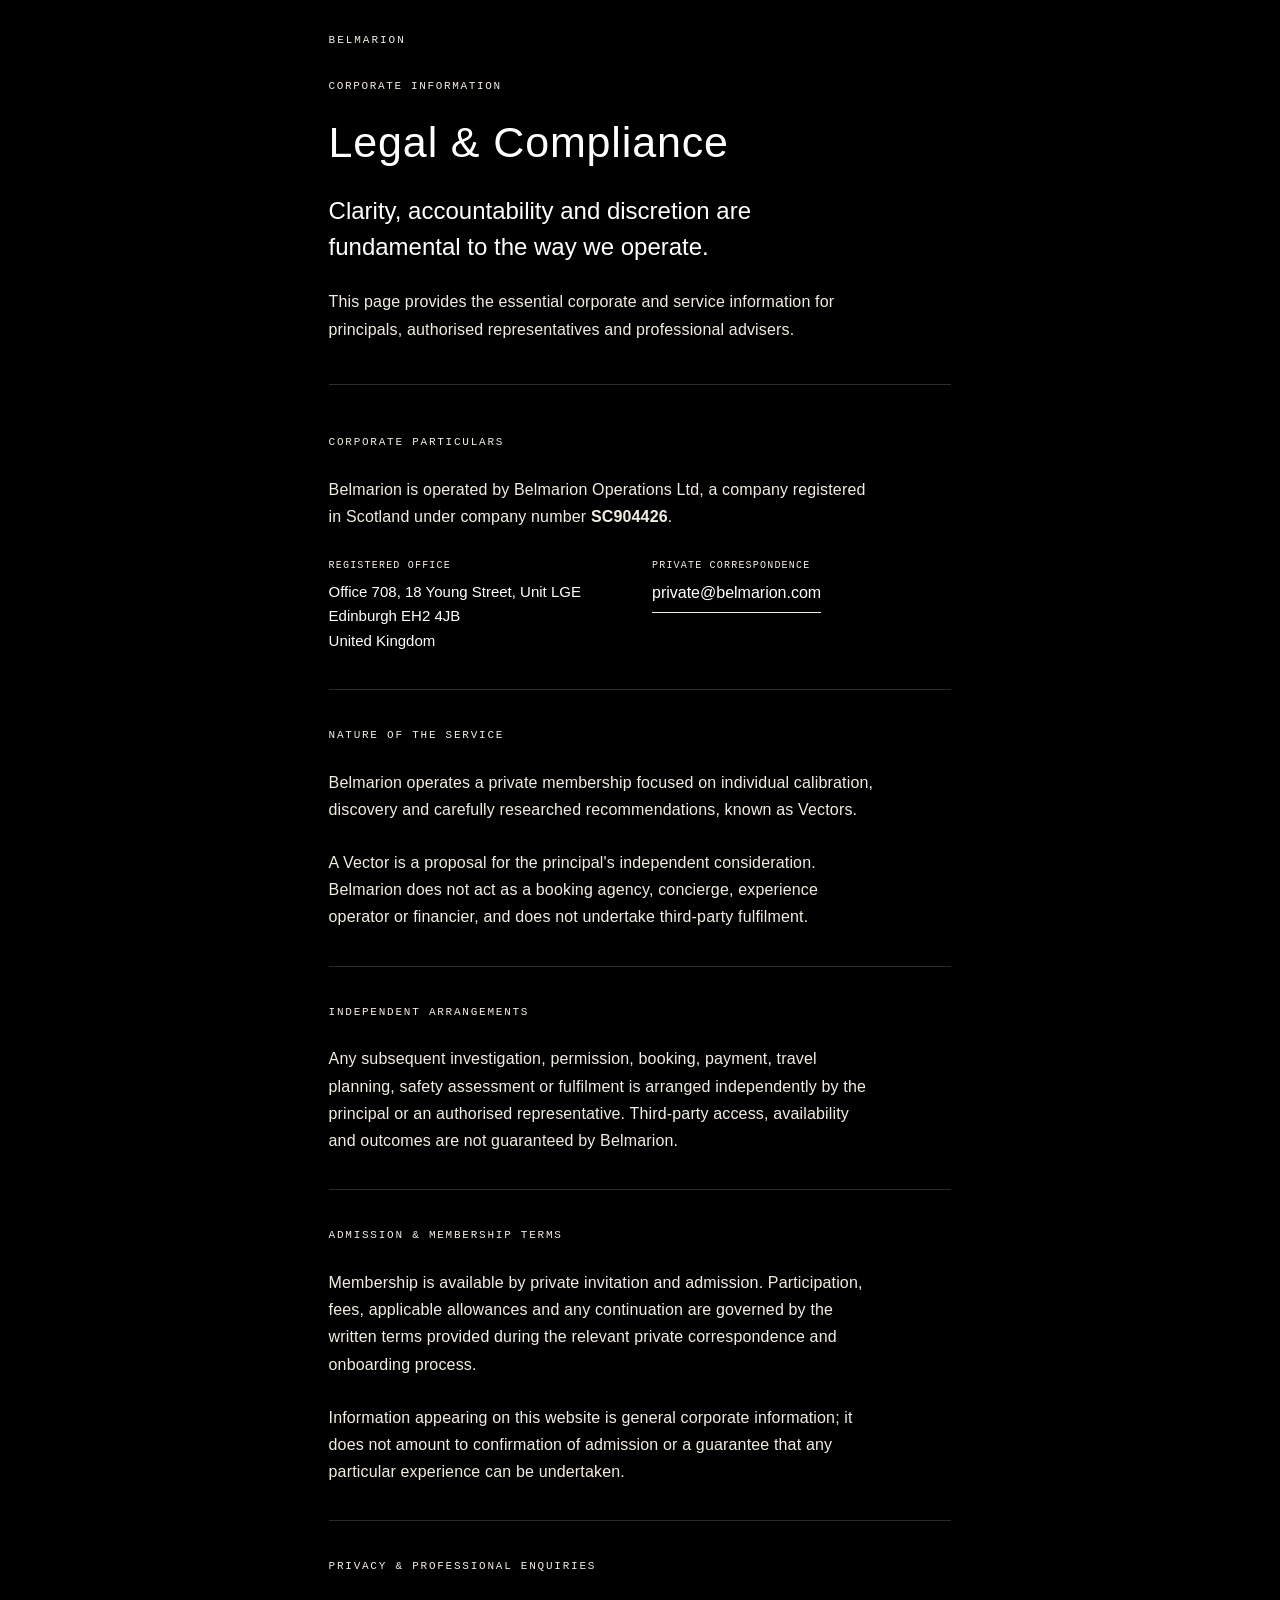
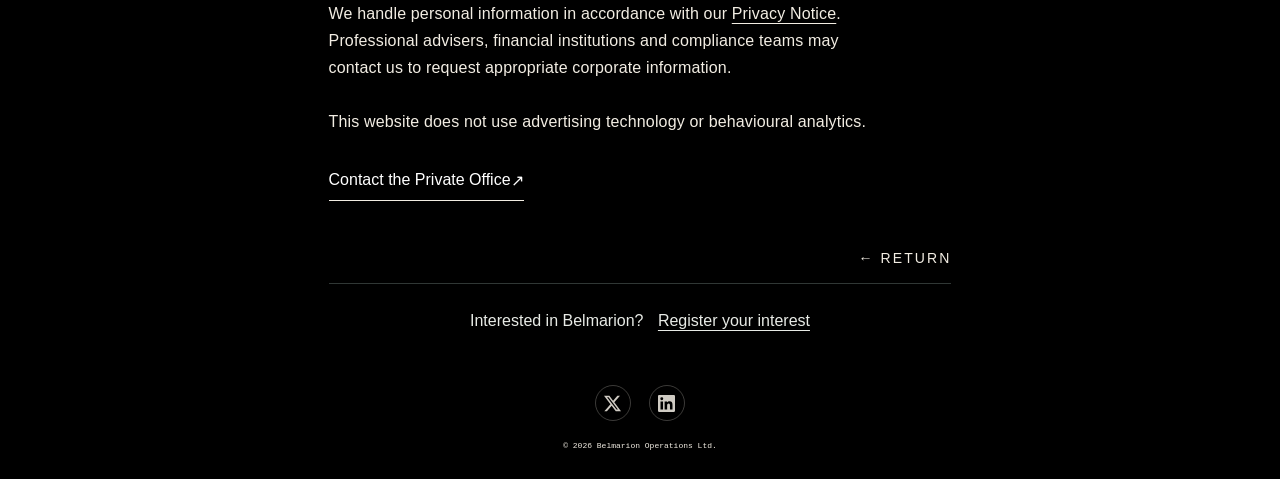
<file: legal-compliance.html>
<!doctype html>
<html lang="en-GB"><head><meta charset="utf-8"><meta name="viewport" content="width=device-width,initial-scale=1,viewport-fit=cover"><meta name="theme-color" content="#000000"><meta name="color-scheme" content="dark"><meta name="robots" content="noindex,nofollow,noarchive,nosnippet,noimageindex"><meta name="description" content="Corporate particulars, membership responsibilities and compliance information for Belmarion."><title>Belmarion — Legal & Compliance</title><link rel="stylesheet" href="./site.css?v=social-links-20261115"><meta http-equiv="Content-Security-Policy" content="default-src 'self'; script-src 'self'; style-src 'self'; img-src 'self' data:; connect-src 'self' https://nxjqyijykcnxlwoxanrb.supabase.co; object-src 'none'; base-uri 'none'; form-action 'none'; upgrade-insecure-requests"><meta name="apple-mobile-web-app-title" content="Belmarion"><link rel="apple-touch-icon" sizes="180x180" href="./assets/brand/site-icon-ios-180-20261104.png"><link rel="manifest" href="./site-icons-20261104.webmanifest"><link rel="icon" type="image/x-icon" href="/favicon.ico?v=20261104"><link rel="icon" type="image/png" sizes="16x16" href="/assets/brand/site-icon-16-20261104.png"><link rel="icon" type="image/png" sizes="32x32" href="/assets/brand/site-icon-32-20261104.png"><link rel="icon" type="image/png" sizes="192x192" href="/assets/brand/site-icon-192-20261104.png"><link rel="icon" type="image/png" sizes="512x512" href="/assets/brand/site-icon-512-20261104.png"></head>
<body><main><section class="page editorial-page"><div class="page-inner"><p class="eyebrow"><a class="brand-home" href="./index.html" aria-label="Belmarion homepage">BELMARION</a></p>
<header class="editorial-hero"><span class="editorial-kicker">CORPORATE INFORMATION</span><h1>Legal &amp; Compliance</h1><p class="editorial-lead">Clarity, accountability and discretion are fundamental to the way we operate.</p><p class="editorial-secondary">This page provides the essential corporate and service information for principals, authorised representatives and professional advisers.</p></header>
<section class="editorial-section" aria-labelledby="corporate-particulars"><h2 id="corporate-particulars">CORPORATE PARTICULARS</h2><p>Belmarion is operated by Belmarion Operations Ltd, a company registered in Scotland under company number <strong>SC904426</strong>.</p><div class="editorial-credentials"><div><span class="editorial-detail-label">REGISTERED OFFICE</span><span class="editorial-detail-value">Office 708, 18 Young Street, Unit LGE<br>Edinburgh EH2 4JB<br>United Kingdom</span></div><div><span class="editorial-detail-label">PRIVATE CORRESPONDENCE</span><a class="editorial-link" href="mailto:private@belmarion.com">private@belmarion.com</a></div></div></section>
<section class="editorial-section" aria-labelledby="nature-service"><h2 id="nature-service">NATURE OF THE SERVICE</h2><p>Belmarion operates a private membership focused on individual calibration, discovery and carefully researched recommendations, known as Vectors.</p><p>A Vector is a proposal for the principal's independent consideration. Belmarion does not act as a booking agency, concierge, experience operator or financier, and does not undertake third-party fulfilment.</p></section>
<section class="editorial-section" aria-labelledby="independent-arrangements"><h2 id="independent-arrangements">INDEPENDENT ARRANGEMENTS</h2><p>Any subsequent investigation, permission, booking, payment, travel planning, safety assessment or fulfilment is arranged independently by the principal or an authorised representative. Third-party access, availability and outcomes are not guaranteed by Belmarion.</p></section>
<section class="editorial-section" aria-labelledby="admission-terms"><h2 id="admission-terms">ADMISSION &amp; MEMBERSHIP TERMS</h2><p>Membership is available by private invitation and admission. Participation, fees, applicable allowances and any continuation are governed by the written terms provided during the relevant private correspondence and onboarding process.</p><p>Information appearing on this website is general corporate information; it does not amount to confirmation of admission or a guarantee that any particular experience can be undertaken.</p></section>
<section class="editorial-section" aria-labelledby="privacy-compliance"><h2 id="privacy-compliance">PRIVACY &amp; PROFESSIONAL ENQUIRIES</h2><p>We handle personal information in accordance with our <a href="./privacy.html">Privacy Notice</a>. Professional advisers, financial institutions and compliance teams may contact us to request appropriate corporate information.</p><p>This website does not use advertising technology or behavioural analytics.</p><a class="editorial-link" href="./communicate.html">Contact the Private Office <span aria-hidden="true">↗</span></a></section><a class="return" href="./index.html">← RETURN</a><aside class="interest-cta"><span>Interested in Belmarion?</span> <a href="/register-interest/">Register your interest</a></aside><footer class="statutory">
<nav class="social-links" aria-label="Belmarion on social media">
<a href="https://x.com/BelmarionX" target="_blank" rel="noopener noreferrer" aria-label="Belmarion on X" title="Belmarion on X"><svg viewBox="0 0 24 24" aria-hidden="true" focusable="false"><path d="M18.901 1.153h3.68l-8.039 9.187L24 22.847h-7.406l-5.8-7.584-6.638 7.584H.474l8.6-9.827L0 1.153h7.594l5.243 6.932 6.064-6.932zm-1.29 19.491h2.039L6.486 3.24H4.298L17.61 20.644z"/></svg></a>
<a href="https://www.linkedin.com/company/belmarion/" target="_blank" rel="noopener noreferrer" aria-label="Belmarion on LinkedIn" title="Belmarion on LinkedIn"><svg viewBox="0 0 24 24" aria-hidden="true" focusable="false"><path d="M20.447 20.452h-3.554v-5.569c0-1.328-.027-3.037-1.852-3.037-1.853 0-2.136 1.445-2.136 2.94v5.666H9.35V9h3.414v1.56h.049c.476-.9 1.637-1.85 3.37-1.85 3.601 0 4.267 2.37 4.267 5.455v6.287zM5.337 7.433a2.062 2.062 0 1 1 0-4.124 2.062 2.062 0 0 1 0 4.124zM7.119 20.452H3.555V9h3.564zM22.225 0H1.771C.792 0 0 .774 0 1.729v20.542C0 23.227.792 24 1.771 24h20.451C23.2 24 24 23.227 24 22.271V1.729C24 .774 23.2 0 22.225 0z"/></svg></a>
</nav>
© 2026 Belmarion Operations Ltd.</footer></div></section></main></body></html>
</file>
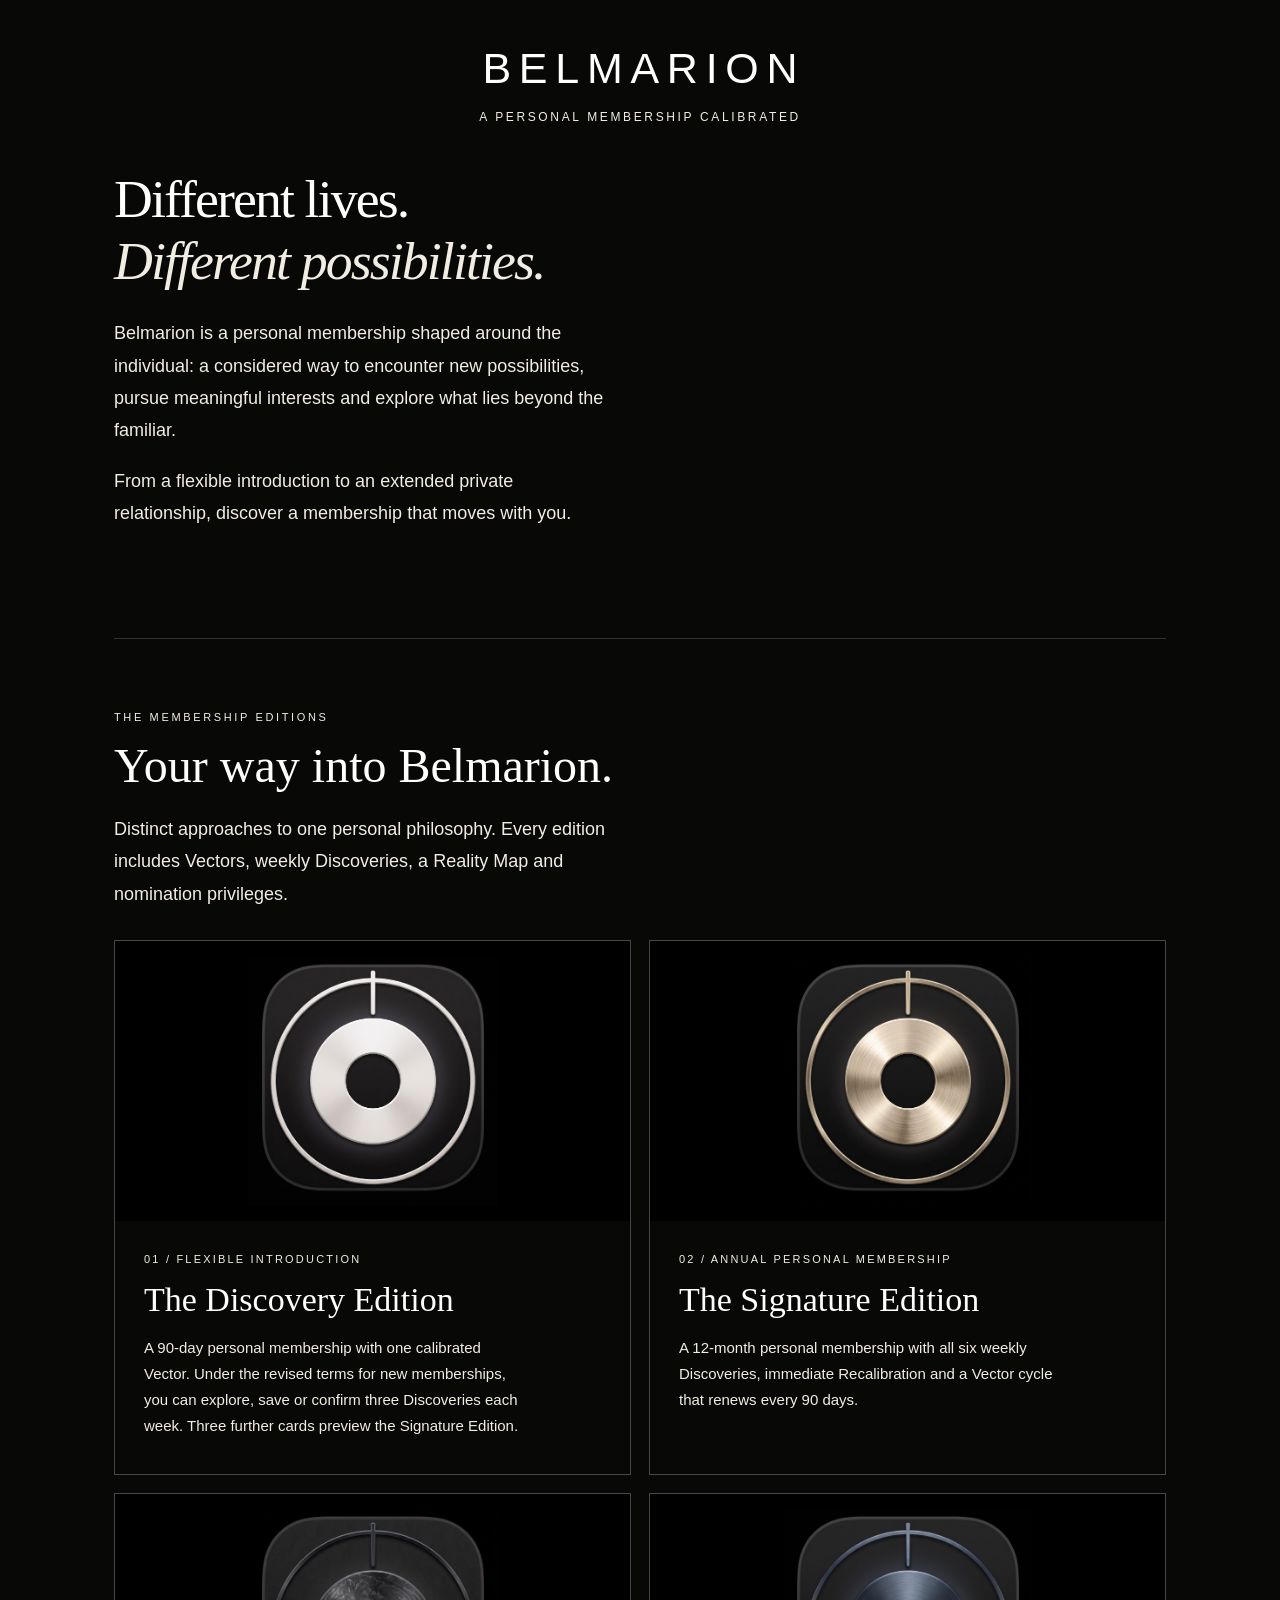
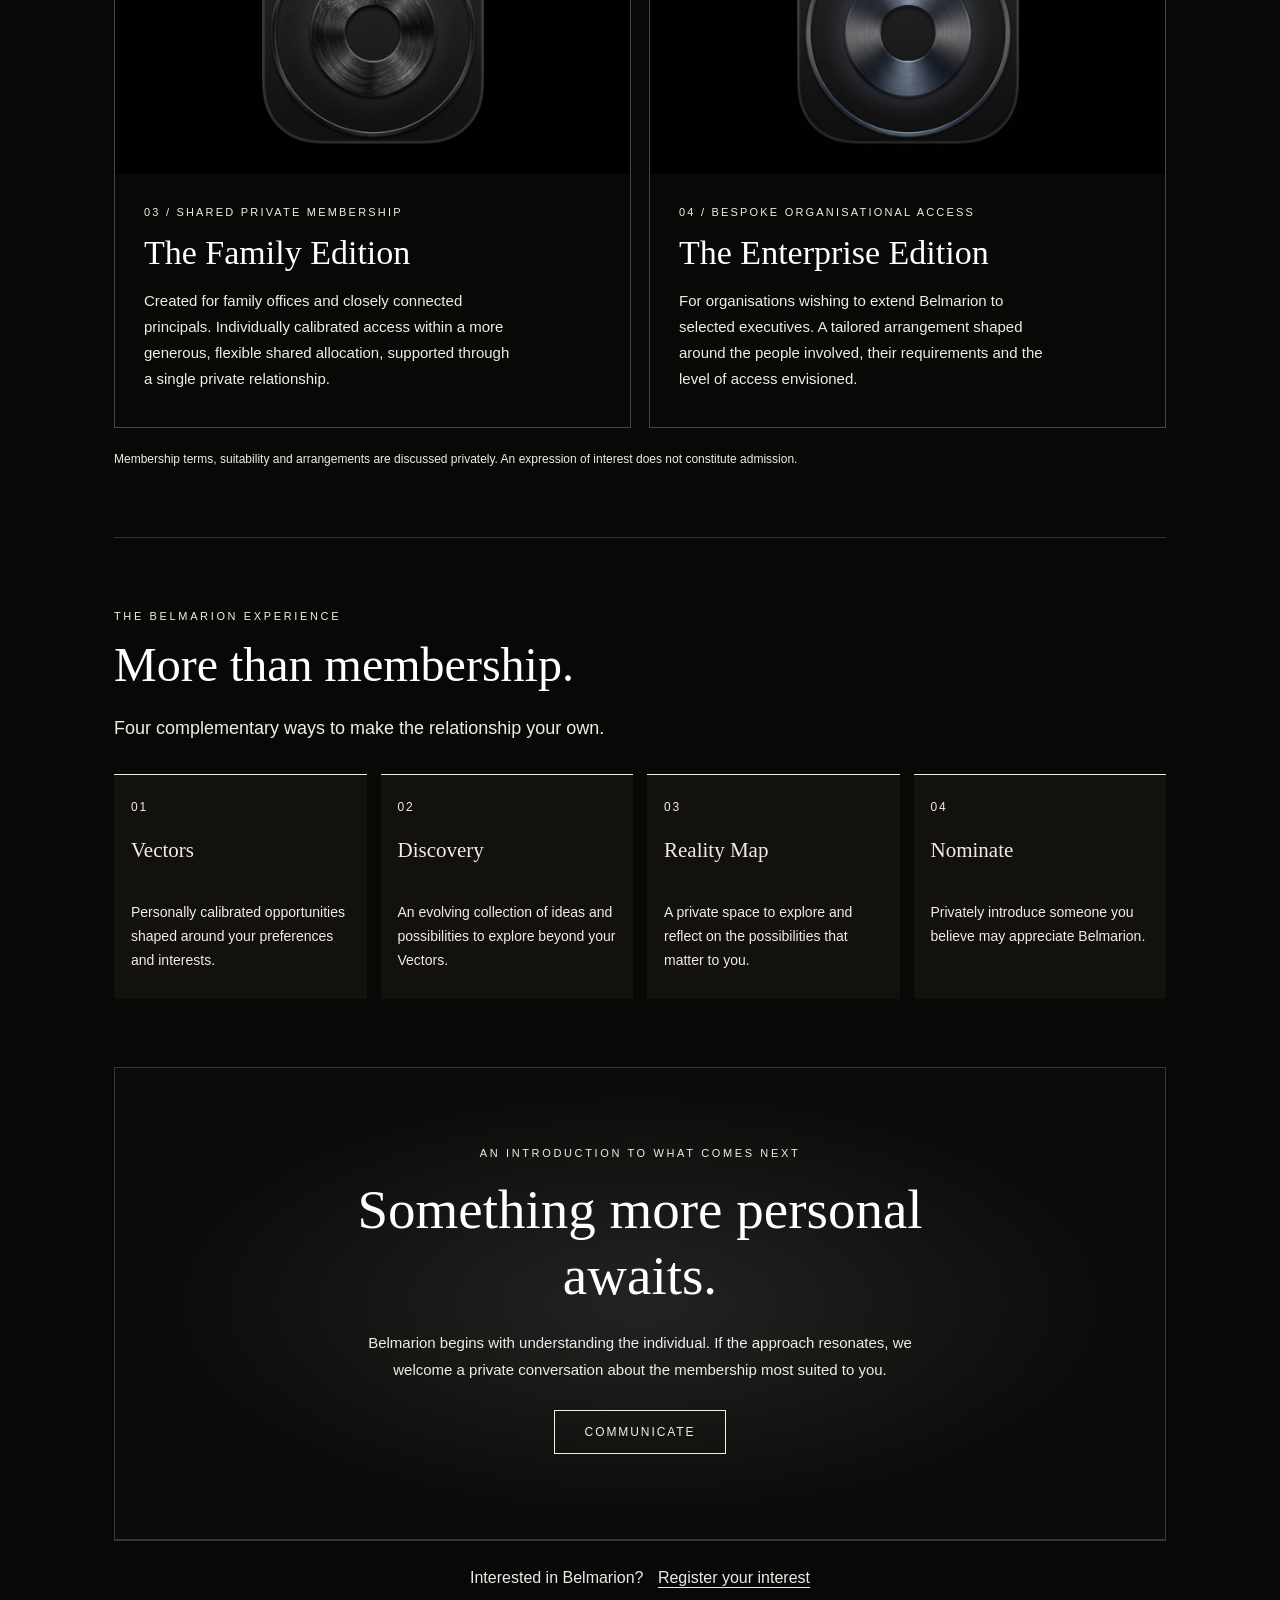
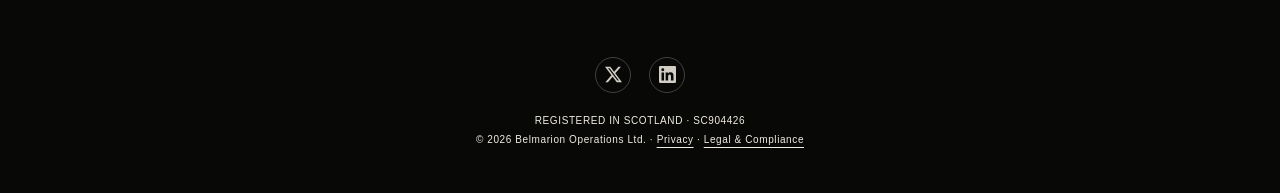
<file: membership.html>
<!doctype html>
<html lang="en-GB"><head><meta charset="utf-8"><meta name="viewport" content="width=device-width,initial-scale=1,viewport-fit=cover"><meta name="theme-color" content="#080807"><meta name="color-scheme" content="dark"><meta name="description" content="Explore Belmarion membership: The Discovery Edition, The Signature Edition, The Family Edition and The Enterprise Edition. A PERSONAL MEMBERSHIP CALIBRATED"><title>Membership | Belmarion</title><link rel="canonical" href="https://belmarion.com/membership.html"><link rel="stylesheet" href="./site.css?v=social-links-20261115"><style>
:root{--gold:#F2EDE3;--cream:#FFFFFF;--soft:#F2EDE3}html{scroll-behavior:smooth}body{background:#080807;color:var(--cream)}.membership-page{max-width:1180px;margin:auto;padding:28px clamp(20px,5vw,68px) 44px}.membership-top{display:flex;justify-content:space-between;align-items:center;gap:20px;border-bottom:1px solid #323232;padding-bottom:22px}.membership-wordmark{font-family:var(--sans);font-size:clamp(30px,6.7vw,64px);font-weight:400;line-height:1.2;letter-spacing:.18em;color:var(--ivory);text-decoration:none;display:inline-block;padding-left:.18em}.membership-back{font:11px/1.5 Arial,sans-serif;letter-spacing:.15em;text-decoration:none;color:#F2EDE3}.membership-hero{min-height:500px;display:grid;grid-template-columns:1fr 1fr;align-items:center;gap:6%;padding:70px 0 90px}.membership-hero-copy{max-width:560px}.membership-kicker{font:11px/1.5 Arial,sans-serif;letter-spacing:.24em;color:#F2EDE3;text-transform:uppercase}.membership-hero h1{font:400 clamp(42px,6vw,78px)/1.1 Georgia,serif;letter-spacing:-.035em;margin:22px 0 25px}.membership-hero h1 em{color:var(--gold);font-weight:400}.membership-hero p,.membership-lead{font:clamp(15px,1.5vw,18px)/1.8 Arial,sans-serif;color:var(--soft);max-width:53ch}.membership-hero-image{position:relative;min-height:400px;overflow:hidden;background:#111;border:1px solid #303030}.membership-hero-image img{width:100%;height:100%;position:absolute;inset:0;object-fit:cover;filter:saturate(.7) brightness(.72)}.membership-hero-image:after{content:"";position:absolute;inset:0;background:linear-gradient(0deg,#080807 0%,transparent 42%)}.membership-hero-image span{position:absolute;bottom:24px;left:28px;z-index:1;font:11px/1.5 Arial,sans-serif;letter-spacing:.2em;color:#F2EDE3}.membership-section{border-top:1px solid #323232;padding:68px 0}.membership-section-head{margin-bottom:30px}.membership-section h2{font:400 clamp(31px,4vw,48px)/1.2 Georgia,serif;margin:12px 0 15px;color:var(--cream)}.membership-grid{display:grid;grid-template-columns:repeat(2,minmax(0,1fr));gap:18px}.membership-card{background:linear-gradient(145deg,#131313,#0c0b09);border:1px solid #474747;overflow:hidden}.membership-card img{display:block;width:100%;height:225px;object-fit:cover;filter:saturate(.65) brightness(.72)}.membership-card-content{padding:28px 29px 34px}.membership-card .number{font:11px Arial,sans-serif;letter-spacing:.2em;color:#F2EDE3}.membership-card h3{font:400 clamp(25px,3vw,34px)/1.2 Georgia,serif;color:#FFFFFF;margin:13px 0 14px}.membership-card p{font:15px/1.75 Arial,sans-serif;color:#F2EDE3;margin:0;max-width:45ch}.membership-benefits{display:grid;grid-template-columns:repeat(4,minmax(0,1fr));gap:14px}.membership-benefit{padding:25px 17px 26px;border-top:1px solid #F2EDE3;background:#13110e}.membership-benefit .symbol{font:28px Georgia,serif;color:var(--gold);display:block;margin-bottom:21px}.membership-benefit h3{font:400 21px/1.3 Georgia,serif;color:#F2EDE3;margin:0 0 12px}.membership-benefit p{font:14px/1.7 Arial,sans-serif;color:#F2EDE3;margin:0}.membership-close{padding:75px 25px 85px;text-align:center;background:radial-gradient(ellipse at center,#232323,#0c0b09 65%);border:1px solid #393939}.membership-close h2{font:400 clamp(33px,5vw,55px)/1.2 Georgia,serif;margin:16px auto 20px;max-width:700px}.membership-close p{font:15px/1.8 Arial,sans-serif;color:#F2EDE3;max-width:600px;margin:0 auto 27px}.membership-close a{display:inline-block;padding:14px 30px;border:1px solid #F2EDE3;color:#F2EDE3;text-decoration:none;font:12px Arial,sans-serif;letter-spacing:.16em}.membership-footer{text-align:center;padding:42px 0 0;color:#F2EDE3;font:10px/1.9 Arial,sans-serif;letter-spacing:.06em}.membership-footer a{color:#F2EDE3}.membership-note{color:#F2EDE3;font:12px/1.6 Arial,sans-serif;margin:22px 0 0}@media(max-width:800px){.membership-hero{grid-template-columns:1fr;padding:52px 0 60px;gap:34px;min-height:auto}.membership-hero-image{min-height:300px}.membership-benefits{grid-template-columns:repeat(2,minmax(0,1fr))}}@media(max-width:560px){.membership-page{padding:22px 20px 30px}.membership-wordmark{font-size:clamp(28px,6.7vw,36px);letter-spacing:.18em}.membership-back{font-size:10px}.membership-hero h1{font-size:46px}.membership-grid{grid-template-columns:1fr}.membership-card img{height:190px}.membership-card-content{padding:25px}.membership-benefits{grid-template-columns:1fr 1fr;gap:10px}.membership-benefit{padding:19px 13px}.membership-benefit h3{font-size:19px}.membership-benefit p{font-size:13px}.membership-section{padding:48px 0}.membership-close{padding:50px 18px 60px}}@media(prefers-reduced-motion:reduce){html{scroll-behavior:auto}}
.membership-image-placeholder{display:block;width:100%;height:225px;background:#080807}.membership-hero-image .membership-image-placeholder{height:100%;min-height:400px}.membership-hero-image{background:#080807}.membership-card{background:#080807}@media(max-width:800px){.membership-hero-image .membership-image-placeholder{min-height:300px}}@media(max-width:560px){.membership-card .membership-image-placeholder{height:190px}}

/* Founder QA: unified wordmark/hero hierarchy and consistent benefits */
.membership-top{display:flex;flex-direction:column;align-items:center;justify-content:center;gap:13px;text-align:center;border-bottom:0;padding:15px 0 0}
.membership-wordmark{font-size:clamp(27px,5vw,43px);letter-spacing:.18em;line-height:1.2;padding-left:.18em;white-space:nowrap}
.membership-tagline{display:block;font-size:clamp(9px,1.6vw,12px);letter-spacing:clamp(.12em,.42vw,.22em);line-height:1.5;text-align:center;max-width:100%}
.membership-hero{padding-top:42px;min-height:0}
.membership-hero h1{font-size:clamp(32px,4.2vw,54px);line-height:1.16;margin:0 0 25px}
.membership-benefit{display:flex;flex-direction:column;align-items:flex-start;min-width:0}
.membership-benefit .benefit-index{display:block;font:400 12px/1.3 Arial,sans-serif;letter-spacing:.16em;color:var(--gold);margin-bottom:21px}
.membership-benefit h3{min-height:2.6em;display:flex;align-items:flex-start;margin:0 0 10px}
.membership-benefit p{margin:0}
@media(max-width:800px){.membership-hero{padding-top:35px}}
@media(max-width:560px){
.membership-top{padding-top:9px;gap:12px}
.membership-wordmark{font-size:clamp(26px,7.1vw,33px)}
.membership-tagline{font-size:clamp(9px,2.4vw,11px);letter-spacing:.13em;white-space:nowrap}
.membership-hero{padding-top:38px}
.membership-hero h1{font-size:clamp(30px,8.2vw,40px);line-height:1.14}
.membership-benefit{padding:19px 13px 22px}
.membership-benefit h3{font-size:clamp(16px,4.2vw,19px);min-height:2.6em}
.membership-benefit .benefit-index{margin-bottom:20px}
}
/* Matched membership icons, centred at a consistent scale on black. */
.membership-edition-art{height:280px;display:flex;align-items:center;justify-content:center;background:#000;overflow:hidden}
.membership-card .membership-edition-art img{display:block;flex:none;width:250px;height:250px;object-fit:cover;object-position:center;filter:none}
@media(max-width:560px){.membership-edition-art{height:240px}.membership-card .membership-edition-art img{width:220px;height:220px}}
</style><link rel="icon" type="image/x-icon" href="/favicon.ico?v=20261104"><link rel="icon" type="image/png" sizes="16x16" href="/assets/brand/site-icon-16-20261104.png"><link rel="icon" type="image/png" sizes="32x32" href="/assets/brand/site-icon-32-20261104.png"><link rel="icon" type="image/png" sizes="192x192" href="/assets/brand/site-icon-192-20261104.png"><link rel="icon" type="image/png" sizes="512x512" href="/assets/brand/site-icon-512-20261104.png"></head><body><main class="membership-page">
<header class="membership-top"><a class="membership-wordmark" href="./index.html" aria-label="Belmarion home">BELMARION</a><span class="membership-kicker membership-tagline brand-tagline">A PERSONAL MEMBERSHIP CALIBRATED</span></header>
<section class="membership-hero"><div class="membership-hero-copy"><h1>Different lives.<br><em>Different possibilities.</em></h1><p>Belmarion is a personal membership shaped around the individual: a considered way to encounter new possibilities, pursue meaningful interests and explore what lies beyond the familiar.</p><p>From a flexible introduction to an extended private relationship, discover a membership that moves with you.</p></div></section>
<section class="membership-section" aria-labelledby="editions-title"><div class="membership-section-head"><span class="membership-kicker">The membership editions</span><h2 id="editions-title">Your way into Belmarion.</h2><p class="membership-lead">Distinct approaches to one personal philosophy. Every edition includes Vectors, weekly Discoveries, a Reality Map and nomination privileges.</p></div><div class="membership-grid">
<article class="membership-card"><div class="membership-edition-art"><img src="./assets/membership/circle-white-20261027.jpg" width="1147" height="1536" alt="The Discovery Edition — white Belmarion icon" loading="lazy" decoding="async"></div><div class="membership-card-content"><span class="number">01 / FLEXIBLE INTRODUCTION</span><h3>The Discovery Edition</h3><p>A 90-day personal membership with one calibrated Vector. Under the revised terms for new memberships, you can explore, save or confirm three Discoveries each week. Three further cards preview the Signature Edition.</p></div></article>
<article class="membership-card"><div class="membership-edition-art"><img src="./assets/membership/protocol-one-gold-20261027.jpg" width="1147" height="1536" alt="The Signature Edition — gold Belmarion icon" loading="lazy" decoding="async"></div><div class="membership-card-content"><span class="number">02 / ANNUAL PERSONAL MEMBERSHIP</span><h3>The Signature Edition</h3><p>A 12-month personal membership with all six weekly Discoveries, immediate Recalibration and a Vector cycle that renews every 90 days.</p></div></article>
<article class="membership-card"><div class="membership-edition-art"><img src="./assets/membership/elite-black-20261027.jpg" width="1147" height="1536" alt="The Family Edition — black Belmarion icon" loading="lazy" decoding="async"></div><div class="membership-card-content"><span class="number">03 / SHARED PRIVATE MEMBERSHIP</span><h3>The Family Edition</h3><p>Created for family offices and closely connected principals. Individually calibrated access within a more generous, flexible shared allocation, supported through a single private relationship.</p></div></article>
<article class="membership-card"><div class="membership-edition-art"><img src="./assets/membership/elite-office-blue-20261027.jpg" width="1147" height="1536" alt="The Enterprise Edition — blue Belmarion icon" loading="lazy" decoding="async"></div><div class="membership-card-content"><span class="number">04 / BESPOKE ORGANISATIONAL ACCESS</span><h3>The Enterprise Edition</h3><p>For organisations wishing to extend Belmarion to selected executives. A tailored arrangement shaped around the people involved, their requirements and the level of access envisioned.</p></div></article>
</div><p class="membership-note">Membership terms, suitability and arrangements are discussed privately. An expression of interest does not constitute admission.</p></section>
<section class="membership-section" aria-labelledby="experience-title"><div class="membership-section-head"><span class="membership-kicker">The Belmarion experience</span><h2 id="experience-title">More than membership.</h2><p class="membership-lead">Four complementary ways to make the relationship your own.</p></div><div class="membership-benefits">
<div class="membership-benefit"><span class="benefit-index" aria-hidden="true">01</span><h3>Vectors</h3><p>Personally calibrated opportunities shaped around your preferences and interests.</p></div>
<div class="membership-benefit"><span class="benefit-index" aria-hidden="true">02</span><h3>Discovery</h3><p>An evolving collection of ideas and possibilities to explore beyond your Vectors.</p></div>
<div class="membership-benefit"><span class="benefit-index" aria-hidden="true">03</span><h3>Reality Map</h3><p>A private space to explore and reflect on the possibilities that matter to you.</p></div>
<div class="membership-benefit"><span class="benefit-index" aria-hidden="true">04</span><h3>Nominate</h3><p>Privately introduce someone you believe may appreciate Belmarion.</p></div>
</div></section>
<section class="membership-close"><span class="membership-kicker">An introduction to what comes next</span><h2>Something more personal awaits.</h2><p>Belmarion begins with understanding the individual. If the approach resonates, we welcome a private conversation about the membership most suited to you.</p><a href="./communicate.html">COMMUNICATE</a></section>
<aside class="interest-cta"><span>Interested in Belmarion?</span> <a href="/register-interest/">Register your interest</a></aside><footer class="membership-footer">
<nav class="social-links" aria-label="Belmarion on social media">
<a href="https://x.com/BelmarionX" target="_blank" rel="noopener noreferrer" aria-label="Belmarion on X" title="Belmarion on X"><svg viewBox="0 0 24 24" aria-hidden="true" focusable="false"><path d="M18.901 1.153h3.68l-8.039 9.187L24 22.847h-7.406l-5.8-7.584-6.638 7.584H.474l8.6-9.827L0 1.153h7.594l5.243 6.932 6.064-6.932zm-1.29 19.491h2.039L6.486 3.24H4.298L17.61 20.644z"/></svg></a>
<a href="https://www.linkedin.com/company/belmarion/" target="_blank" rel="noopener noreferrer" aria-label="Belmarion on LinkedIn" title="Belmarion on LinkedIn"><svg viewBox="0 0 24 24" aria-hidden="true" focusable="false"><path d="M20.447 20.452h-3.554v-5.569c0-1.328-.027-3.037-1.852-3.037-1.853 0-2.136 1.445-2.136 2.94v5.666H9.35V9h3.414v1.56h.049c.476-.9 1.637-1.85 3.37-1.85 3.601 0 4.267 2.37 4.267 5.455v6.287zM5.337 7.433a2.062 2.062 0 1 1 0-4.124 2.062 2.062 0 0 1 0 4.124zM7.119 20.452H3.555V9h3.564zM22.225 0H1.771C.792 0 0 .774 0 1.729v20.542C0 23.227.792 24 1.771 24h20.451C23.2 24 24 23.227 24 22.271V1.729C24 .774 23.2 0 22.225 0z"/></svg></a>
</nav>
REGISTERED IN SCOTLAND · SC904426<br>© 2026 Belmarion Operations Ltd. · <a href="./privacy.html">Privacy</a> · <a href="./legal-compliance.html">Legal &amp; Compliance</a></footer>
</main></body></html>
</file>
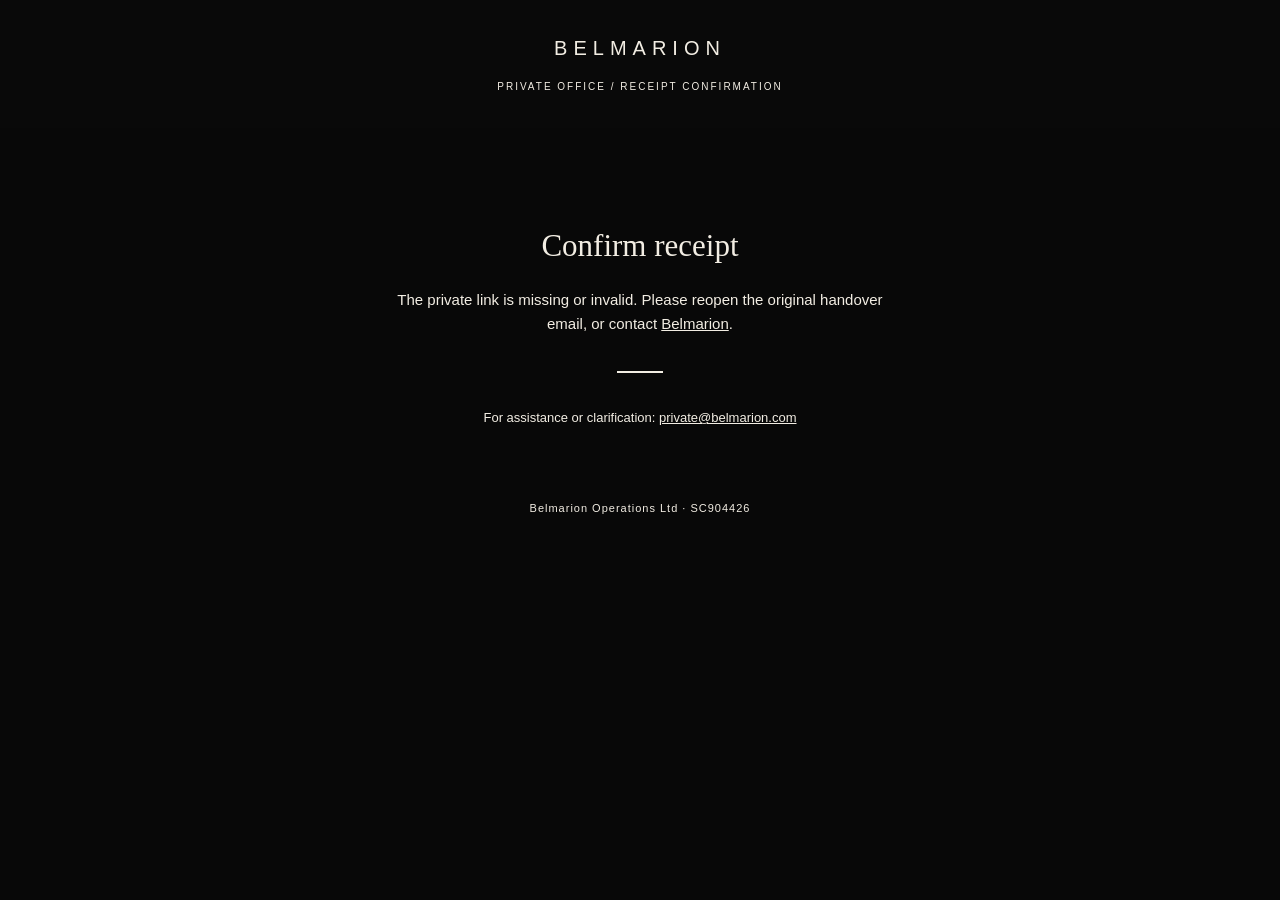
<file: office-acknowledge.html>
<!doctype html>
<html lang="en-GB"><head><meta charset="utf-8"><meta name="viewport" content="width=device-width,initial-scale=1,viewport-fit=cover">
<meta name="robots" content="noindex,nofollow,noarchive,nosnippet"><meta name="referrer" content="no-referrer">
<meta name="theme-color" content="#080808"><meta name="color-scheme" content="dark">
<meta http-equiv="Content-Security-Policy" content="default-src 'none'; style-src 'unsafe-inline'; script-src 'self'; connect-src https://nxjqyijykcnxlwoxanrb.supabase.co; form-action https://nxjqyijykcnxlwoxanrb.supabase.co; base-uri 'none'; frame-ancestors 'none'; upgrade-insecure-requests">
<title>Belmarion — Private Office Receipt</title><style>
:root{color-scheme:dark}*{box-sizing:border-box}body{margin:0;background:#080808;color:#F2EDE3;font:15px/1.65 Arial,Helvetica,sans-serif}
header{background:#090909;color:#F2EDE3;padding:32px 24px;text-align:center;letter-spacing:6px;font-size:20px}
header small{display:block;font-size:10px;color:#F2EDE3;letter-spacing:2px;margin-top:14px}
main{max-width:560px;margin:11vh auto 70px;padding:0 27px;text-align:center}
h1{font:normal 31px/1.2 Georgia,serif;margin:0 0 24px}p{margin:0 0 22px;color:#F2EDE3}
button{border:0;background:#F2EDE3;color:#111;padding:17px 29px;min-height:54px;letter-spacing:1.5px;font-size:13px;cursor:pointer}
button:disabled{opacity:.5;cursor:wait}.gold{height:2px;width:46px;background:#F2EDE3;margin:34px auto}
a{color:#F2EDE3}footer{font-size:11px;letter-spacing:1px;color:#F2EDE3;text-align:center;padding-bottom:25px}
</style><link rel="apple-touch-icon" sizes="180x180" href="./assets/brand/site-icon-ios-180-20261104.png"><link rel="manifest" href="./site-icons-20261104.webmanifest"><link rel="icon" type="image/x-icon" href="/favicon.ico?v=20261104"><link rel="icon" type="image/png" sizes="16x16" href="/assets/brand/site-icon-16-20261104.png"><link rel="icon" type="image/png" sizes="32x32" href="/assets/brand/site-icon-32-20261104.png"><link rel="icon" type="image/png" sizes="192x192" href="/assets/brand/site-icon-192-20261104.png"><link rel="icon" type="image/png" sizes="512x512" href="/assets/brand/site-icon-512-20261104.png"></head><body>
<header>BELMARION<small>PRIVATE OFFICE / RECEIPT CONFIRMATION</small></header>
<main><h1>Confirm receipt</h1><p id="detail">Please confirm that the arrangement dossier has been received by your office. This records receipt only. It does not authorise arrangements, confirm access or create a booking.</p>
<form id="confirm-form" method="POST" action="https://nxjqyijykcnxlwoxanrb.supabase.co/functions/v1/belmarion-office-handoff" hidden>
<input type="hidden" name="token" id="token"><input type="hidden" name="action" value="acknowledge">
<button id="confirm-button" type="submit">CONFIRM RECEIPT →</button></form>
<p id="close-page" hidden>You may now close this page.</p>
<p id="receipt-status" role="status" aria-live="polite" hidden></p>
<p id="error" role="alert" hidden>The private link is missing or invalid. Please reopen the original handover email, or contact <a href="mailto:private@belmarion.com">Belmarion</a>.</p>
<div class="gold" aria-hidden="true"></div><p style="font-size:13px">For assistance or clarification: <a href="mailto:private@belmarion.com">private@belmarion.com</a></p></main>
<footer>Belmarion Operations Ltd · SC904426</footer>
<script src="./office-acknowledge.js?v=static-dossier-1" defer></script>
</body></html>
</file>
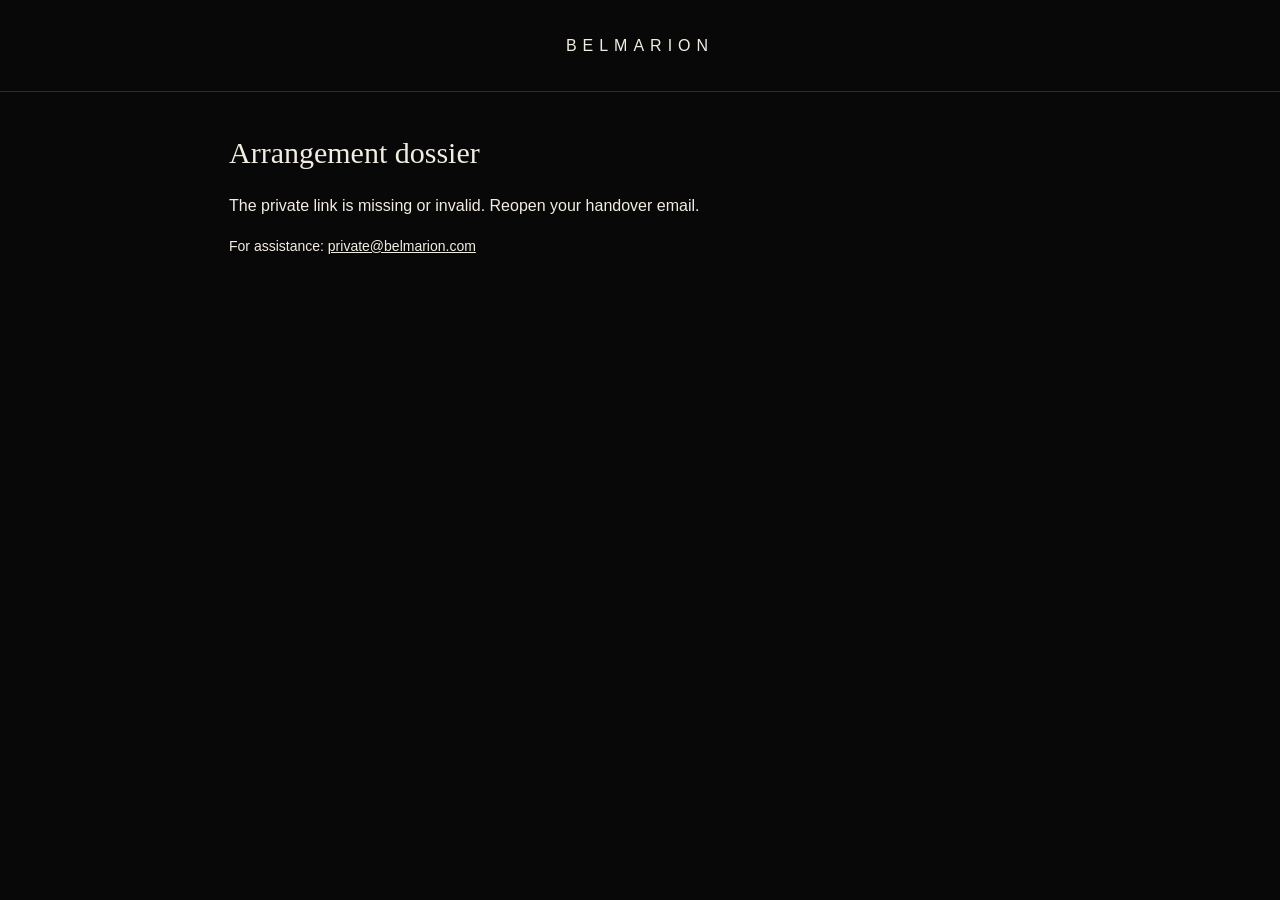
<file: office-dossier.html>
<!doctype html><html lang="en-GB"><head><meta charset="utf-8"><meta name="viewport" content="width=device-width,initial-scale=1"><meta name="robots" content="noindex,nofollow,noarchive,nosnippet"><meta name="referrer" content="no-referrer"><meta name="color-scheme" content="dark"><meta http-equiv="Content-Security-Policy" content="default-src 'none'; script-src 'self'; style-src 'unsafe-inline'; connect-src https://nxjqyijykcnxlwoxanrb.supabase.co; frame-src https://nxjqyijykcnxlwoxanrb.supabase.co; base-uri 'none'; form-action 'none'"><title>Belmarion private arrangement dossier</title><style>
*{box-sizing:border-box}body{margin:0;background:#080808;color:#F2EDE3;font:16px/1.7 Arial,sans-serif}header{padding:32px 24px;text-align:center;letter-spacing:6px;border-bottom:1px solid #2D2D2D}main{max-width:870px;margin:42px auto;padding:0 24px 70px}h1{font:normal 30px/1.25 Georgia,serif}h2{font:normal 24px/1.3 Georgia,serif;margin-top:40px}h3{font:12px/1.5 Arial;letter-spacing:1.5px;color:#F2EDE3;margin-top:28px}p{white-space:pre-wrap;overflow-wrap:anywhere}a{color:#F2EDE3}.actions{display:flex;gap:18px;flex-wrap:wrap;margin:25px 0}.actions a{padding:13px 18px;border:1px solid #F2EDE3;text-decoration:none;font-size:12px;letter-spacing:1px;min-height:48px}#reader{margin-top:28px}#reader h2{font-size:25px}#reader h3{margin-top:32px}#reader p{white-space:normal}#reader article+article{border-top:1px solid #2D2D2D;margin-top:35px;padding-top:15px}section{border-top:1px solid #2D2D2D;margin-top:38px;padding-top:15px}.muted{color:#F2EDE3;font-size:14px}[hidden]{display:none!important}@media print{body{background:white;color:black}header,iframe,.actions,#status{display:none}main{margin:0;padding:0}h3,a,.muted{color:#333}section{border:0}}
</style><link rel="apple-touch-icon" sizes="180x180" href="./assets/brand/site-icon-ios-180-20261104.png"><link rel="manifest" href="./site-icons-20261104.webmanifest"><link rel="icon" type="image/x-icon" href="/favicon.ico?v=20261104"><link rel="icon" type="image/png" sizes="16x16" href="/assets/brand/site-icon-16-20261104.png"><link rel="icon" type="image/png" sizes="32x32" href="/assets/brand/site-icon-32-20261104.png"><link rel="icon" type="image/png" sizes="192x192" href="/assets/brand/site-icon-192-20261104.png"><link rel="icon" type="image/png" sizes="512x512" href="/assets/brand/site-icon-512-20261104.png"></head><body><header>BELMARION</header><main><h1>Arrangement dossier</h1><p id="status" role="status">Checking your private link…</p><div id="content" hidden><p class="muted">Read the dossier together with the complete confirmed reference below. Preserve every condition in that reference before making arrangements.</p><div class="actions"><a id="open-pdf" target="_blank" rel="noreferrer noopener">OPEN PDF</a><a href="#confirmed-reference">READ CONFIRMED REFERENCE</a></div><section id="reader" aria-label="Arrangement instructions"></section><section id="confirmed-reference"><h2>Confirmed Vector reference</h2><p class="muted">The wording below is the exact saved confirmation. It remains separate from the operational instructions above.</p><h2 id="vector-title"></h2><h3>EXPERIENCE</h3><p id="experience"></p><h3>LOCATION AND DURATION</h3><p id="location"></p><p id="duration"></p><h3>CONDITIONS</h3><p id="condition"></p><h3>PHYSICAL SCOPE</h3><p id="physical"></p></section></div><p class="muted">For assistance: <a href="mailto:private@belmarion.com">private@belmarion.com</a></p></main><script src="./office-dossier.js?v=2" defer></script></body></html>
</file>
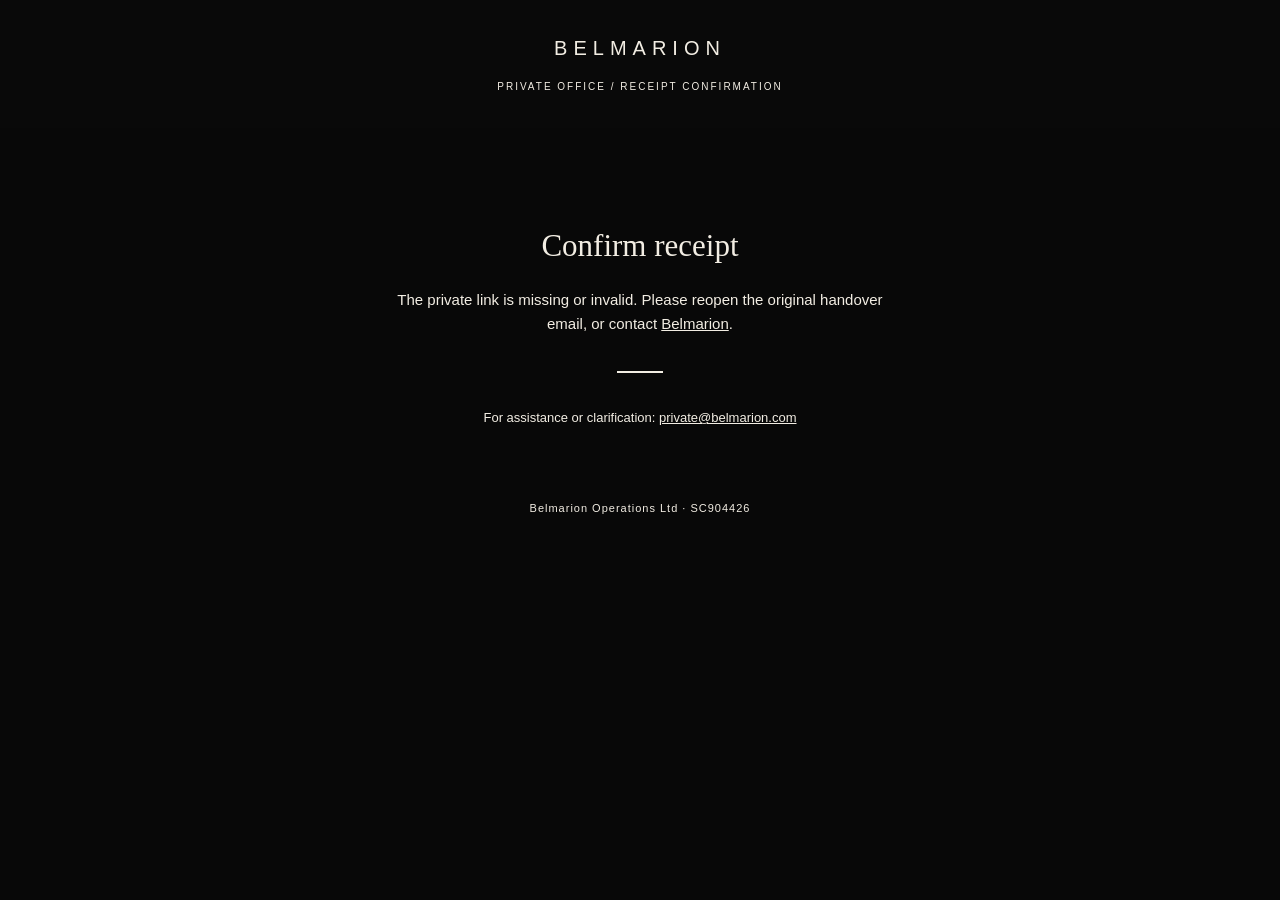
<file: office-receipt.html>
<!doctype html><html lang="en"><head><meta charset="utf-8"><meta name="viewport" content="width=device-width,initial-scale=1"><meta name="robots" content="noindex,nofollow,noarchive"><meta name="referrer" content="no-referrer"><meta http-equiv="refresh" content="0;url=./office-acknowledge.html"><title>Belmarion private receipt</title><link rel="apple-touch-icon" sizes="180x180" href="./assets/brand/site-icon-ios-180-20261104.png"><link rel="manifest" href="./site-icons-20261104.webmanifest"><link rel="icon" type="image/x-icon" href="/favicon.ico?v=20261104"><link rel="icon" type="image/png" sizes="16x16" href="/assets/brand/site-icon-16-20261104.png"><link rel="icon" type="image/png" sizes="32x32" href="/assets/brand/site-icon-32-20261104.png"><link rel="icon" type="image/png" sizes="192x192" href="/assets/brand/site-icon-192-20261104.png"><link rel="icon" type="image/png" sizes="512x512" href="/assets/brand/site-icon-512-20261104.png"></head><body style="background:#080808;color:#F2EDE3;font:16px/1.7 Arial;padding:15vh 24px;text-align:center"><p style="letter-spacing:5px">BELMARION</p><h1>Check receipt</h1><p>Reopen the acknowledgement link in your handover email to verify the saved receipt.</p><a href="./office-acknowledge.html" style="color:#F2EDE3">OPEN RECEIPT PAGE</a></body></html>
</file>
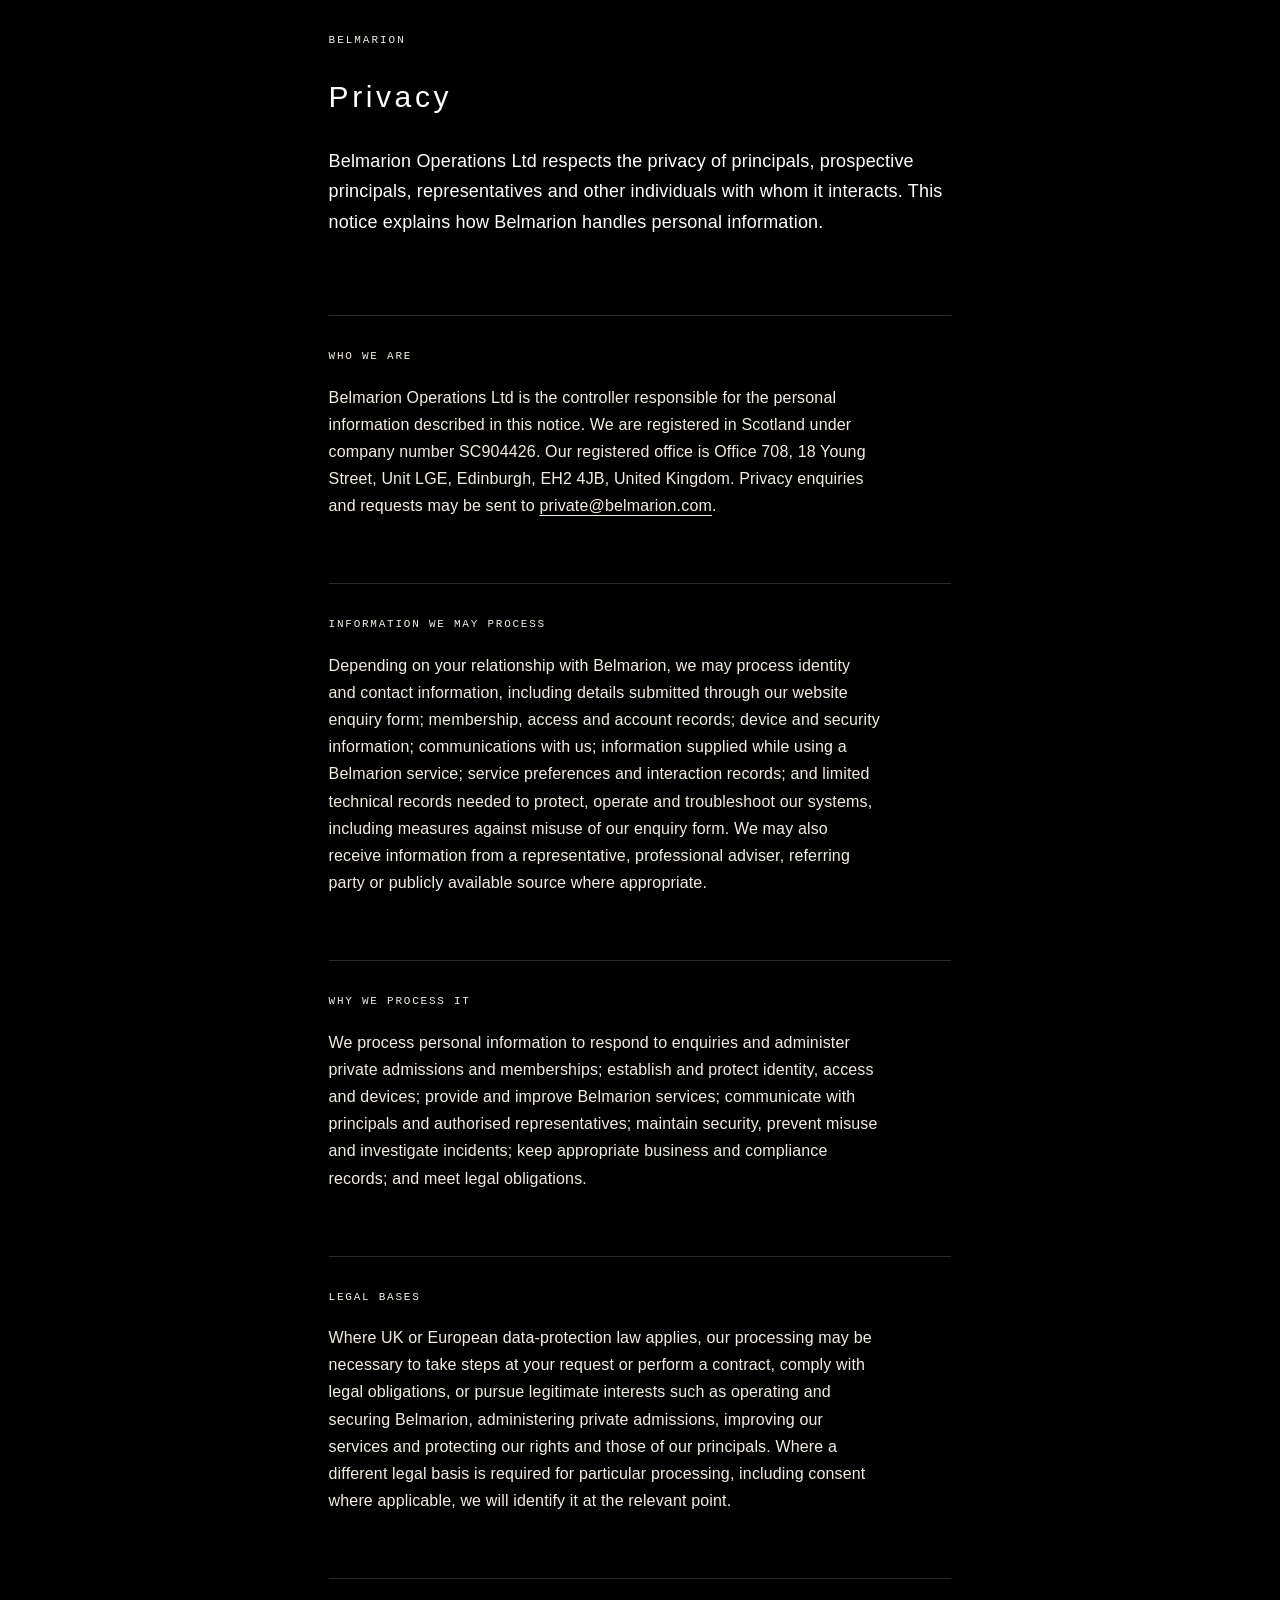
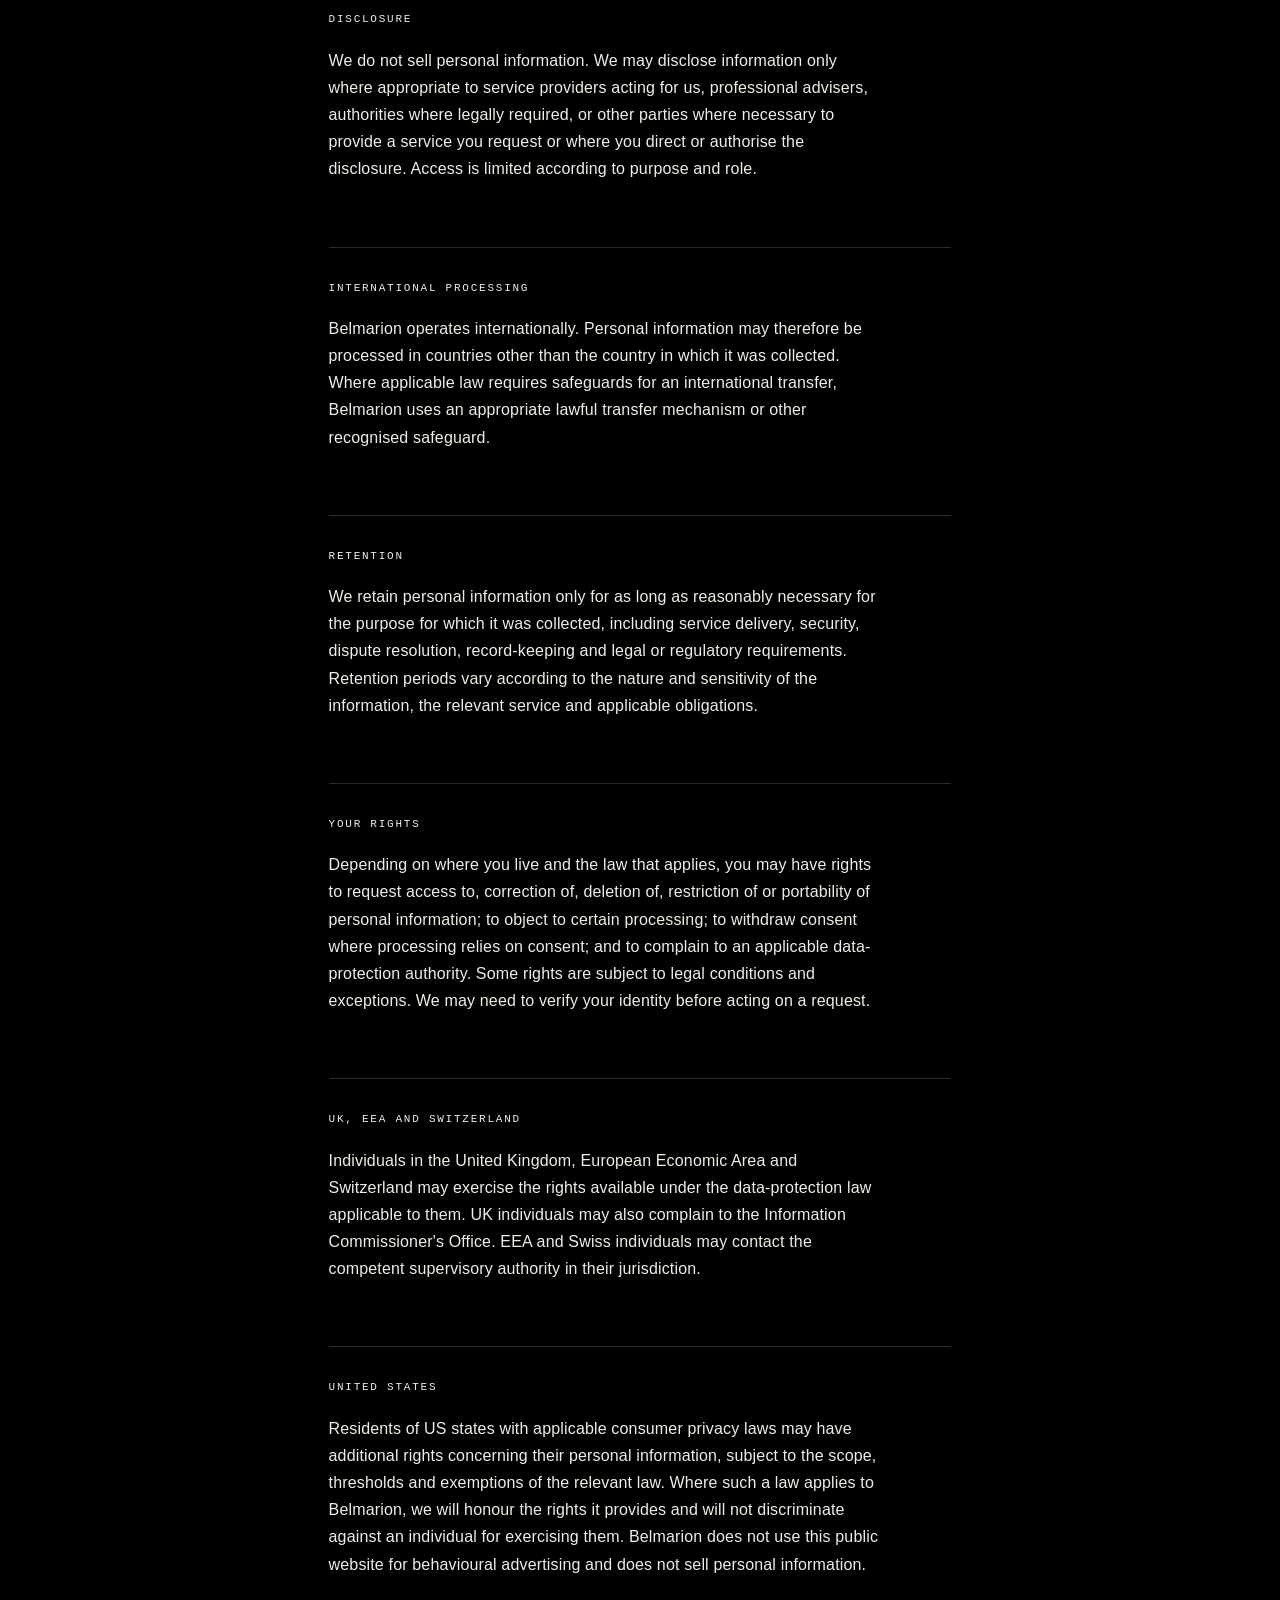
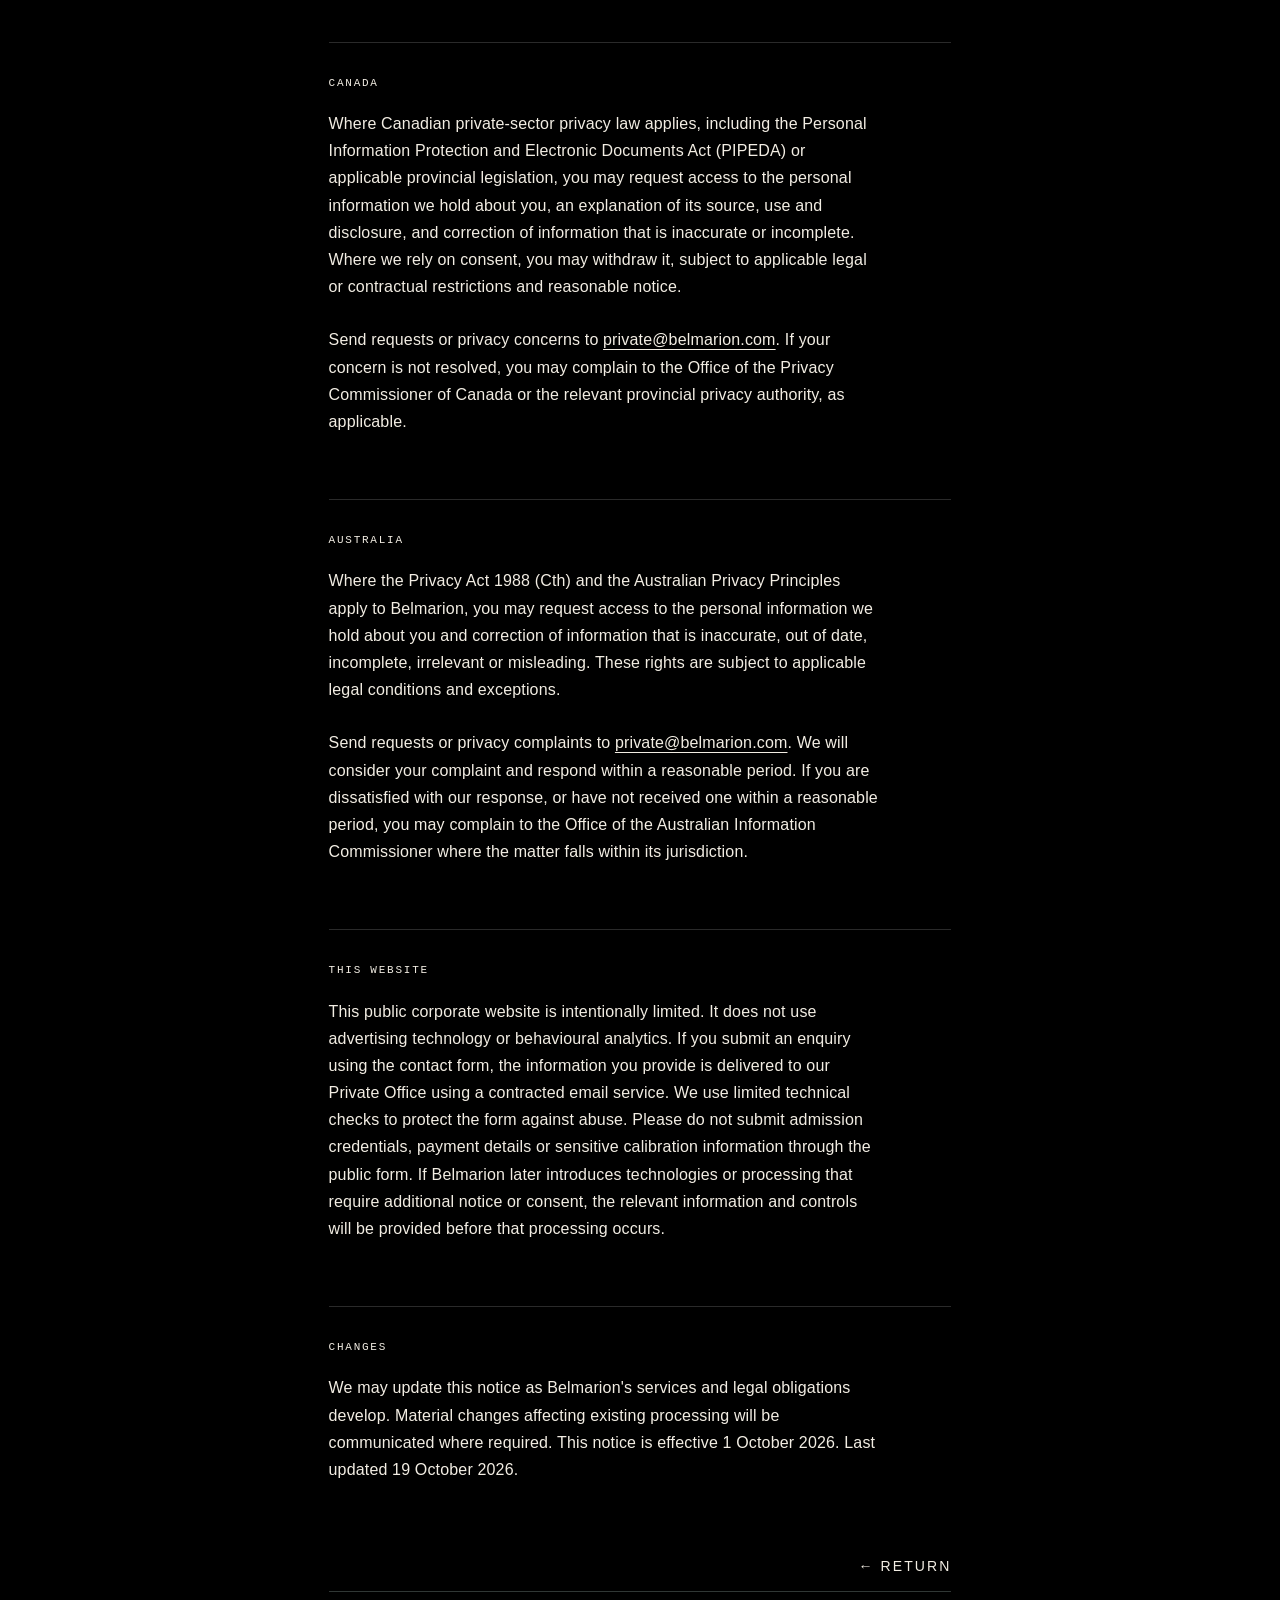
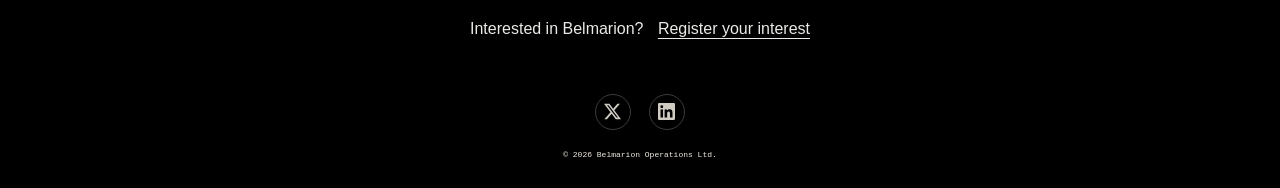
<file: privacy.html>
<!doctype html><html lang="en-GB"><head><meta charset="utf-8"><meta name="viewport" content="width=device-width,initial-scale=1,viewport-fit=cover"><meta name="theme-color" content="#000000"><meta name="color-scheme" content="dark"><meta name="robots" content="noindex,nofollow,noarchive,nosnippet,noimageindex"><title>Belmarion — PRIVACY</title><link rel="stylesheet" href="./site.css?v=social-links-20261115"><meta http-equiv="Content-Security-Policy" content="default-src 'self'; style-src 'self'; object-src 'none'; base-uri 'none'; form-action 'none'; upgrade-insecure-requests"><meta name="apple-mobile-web-app-title" content="Belmarion"><link rel="apple-touch-icon" sizes="180x180" href="./assets/brand/site-icon-ios-180-20261104.png"><link rel="manifest" href="./site-icons-20261104.webmanifest"><link rel="icon" type="image/x-icon" href="/favicon.ico?v=20261104"><link rel="icon" type="image/png" sizes="16x16" href="/assets/brand/site-icon-16-20261104.png"><link rel="icon" type="image/png" sizes="32x32" href="/assets/brand/site-icon-32-20261104.png"><link rel="icon" type="image/png" sizes="192x192" href="/assets/brand/site-icon-192-20261104.png"><link rel="icon" type="image/png" sizes="512x512" href="/assets/brand/site-icon-512-20261104.png"></head><body><main><section class="page privacy-page"><div class="page-inner"><p class="eyebrow"><a class="brand-home" href="./index.html" aria-label="Belmarion homepage">BELMARION</a></p><h1>Privacy</h1>
<p class="privacy-intro">Belmarion Operations Ltd respects the privacy of principals, prospective principals, representatives and other individuals with whom it interacts. This notice explains how Belmarion handles personal information.</p>
<h2>WHO WE ARE</h2><p>Belmarion Operations Ltd is the controller responsible for the personal information described in this notice. We are registered in Scotland under company number SC904426. Our registered office is Office 708, 18 Young Street, Unit LGE, Edinburgh, EH2 4JB, United Kingdom. Privacy enquiries and requests may be sent to <a href="mailto:private@belmarion.com">private@belmarion.com</a>.</p>
<h2>INFORMATION WE MAY PROCESS</h2><p>Depending on your relationship with Belmarion, we may process identity and contact information, including details submitted through our website enquiry form; membership, access and account records; device and security information; communications with us; information supplied while using a Belmarion service; service preferences and interaction records; and limited technical records needed to protect, operate and troubleshoot our systems, including measures against misuse of our enquiry form. We may also receive information from a representative, professional adviser, referring party or publicly available source where appropriate.</p>
<h2>WHY WE PROCESS IT</h2><p>We process personal information to respond to enquiries and administer private admissions and memberships; establish and protect identity, access and devices; provide and improve Belmarion services; communicate with principals and authorised representatives; maintain security, prevent misuse and investigate incidents; keep appropriate business and compliance records; and meet legal obligations.</p>
<h2>LEGAL BASES</h2><p>Where UK or European data-protection law applies, our processing may be necessary to take steps at your request or perform a contract, comply with legal obligations, or pursue legitimate interests such as operating and securing Belmarion, administering private admissions, improving our services and protecting our rights and those of our principals. Where a different legal basis is required for particular processing, including consent where applicable, we will identify it at the relevant point.</p>
<h2>DISCLOSURE</h2><p>We do not sell personal information. We may disclose information only where appropriate to service providers acting for us, professional advisers, authorities where legally required, or other parties where necessary to provide a service you request or where you direct or authorise the disclosure. Access is limited according to purpose and role.</p>
<h2>INTERNATIONAL PROCESSING</h2><p>Belmarion operates internationally. Personal information may therefore be processed in countries other than the country in which it was collected. Where applicable law requires safeguards for an international transfer, Belmarion uses an appropriate lawful transfer mechanism or other recognised safeguard.</p>
<h2>RETENTION</h2><p>We retain personal information only for as long as reasonably necessary for the purpose for which it was collected, including service delivery, security, dispute resolution, record-keeping and legal or regulatory requirements. Retention periods vary according to the nature and sensitivity of the information, the relevant service and applicable obligations.</p>
<h2>YOUR RIGHTS</h2><p>Depending on where you live and the law that applies, you may have rights to request access to, correction of, deletion of, restriction of or portability of personal information; to object to certain processing; to withdraw consent where processing relies on consent; and to complain to an applicable data-protection authority. Some rights are subject to legal conditions and exceptions. We may need to verify your identity before acting on a request.</p>
<h2>UK, EEA AND SWITZERLAND</h2><p>Individuals in the United Kingdom, European Economic Area and Switzerland may exercise the rights available under the data-protection law applicable to them. UK individuals may also complain to the Information Commissioner's Office. EEA and Swiss individuals may contact the competent supervisory authority in their jurisdiction.</p>
<h2>UNITED STATES</h2><p>Residents of US states with applicable consumer privacy laws may have additional rights concerning their personal information, subject to the scope, thresholds and exemptions of the relevant law. Where such a law applies to Belmarion, we will honour the rights it provides and will not discriminate against an individual for exercising them. Belmarion does not use this public website for behavioural advertising and does not sell personal information.</p>
<h2>CANADA</h2><p>Where Canadian private-sector privacy law applies, including the Personal Information Protection and Electronic Documents Act (PIPEDA) or applicable provincial legislation, you may request access to the personal information we hold about you, an explanation of its source, use and disclosure, and correction of information that is inaccurate or incomplete. Where we rely on consent, you may withdraw it, subject to applicable legal or contractual restrictions and reasonable notice.</p><p>Send requests or privacy concerns to <a href="mailto:private@belmarion.com">private@belmarion.com</a>. If your concern is not resolved, you may complain to the Office of the Privacy Commissioner of Canada or the relevant provincial privacy authority, as applicable.</p>
<h2>AUSTRALIA</h2><p>Where the Privacy Act 1988 (Cth) and the Australian Privacy Principles apply to Belmarion, you may request access to the personal information we hold about you and correction of information that is inaccurate, out of date, incomplete, irrelevant or misleading. These rights are subject to applicable legal conditions and exceptions.</p><p>Send requests or privacy complaints to <a href="mailto:private@belmarion.com">private@belmarion.com</a>. We will consider your complaint and respond within a reasonable period. If you are dissatisfied with our response, or have not received one within a reasonable period, you may complain to the Office of the Australian Information Commissioner where the matter falls within its jurisdiction.</p>
<h2>THIS WEBSITE</h2><p>This public corporate website is intentionally limited. It does not use advertising technology or behavioural analytics. If you submit an enquiry using the contact form, the information you provide is delivered to our Private Office using a contracted email service. We use limited technical checks to protect the form against abuse. Please do not submit admission credentials, payment details or sensitive calibration information through the public form. If Belmarion later introduces technologies or processing that require additional notice or consent, the relevant information and controls will be provided before that processing occurs.</p>
<h2>CHANGES</h2><p>We may update this notice as Belmarion's services and legal obligations develop. Material changes affecting existing processing will be communicated where required. This notice is effective 1 October 2026. Last updated 19 October 2026.</p>
<a class="return" href="./index.html">← RETURN</a><aside class="interest-cta"><span>Interested in Belmarion?</span> <a href="/register-interest/">Register your interest</a></aside><footer class="statutory">
<nav class="social-links" aria-label="Belmarion on social media">
<a href="https://x.com/BelmarionX" target="_blank" rel="noopener noreferrer" aria-label="Belmarion on X" title="Belmarion on X"><svg viewBox="0 0 24 24" aria-hidden="true" focusable="false"><path d="M18.901 1.153h3.68l-8.039 9.187L24 22.847h-7.406l-5.8-7.584-6.638 7.584H.474l8.6-9.827L0 1.153h7.594l5.243 6.932 6.064-6.932zm-1.29 19.491h2.039L6.486 3.24H4.298L17.61 20.644z"/></svg></a>
<a href="https://www.linkedin.com/company/belmarion/" target="_blank" rel="noopener noreferrer" aria-label="Belmarion on LinkedIn" title="Belmarion on LinkedIn"><svg viewBox="0 0 24 24" aria-hidden="true" focusable="false"><path d="M20.447 20.452h-3.554v-5.569c0-1.328-.027-3.037-1.852-3.037-1.853 0-2.136 1.445-2.136 2.94v5.666H9.35V9h3.414v1.56h.049c.476-.9 1.637-1.85 3.37-1.85 3.601 0 4.267 2.37 4.267 5.455v6.287zM5.337 7.433a2.062 2.062 0 1 1 0-4.124 2.062 2.062 0 0 1 0 4.124zM7.119 20.452H3.555V9h3.564zM22.225 0H1.771C.792 0 0 .774 0 1.729v20.542C0 23.227.792 24 1.771 24h20.451C23.2 24 24 23.227 24 22.271V1.729C24 .774 23.2 0 22.225 0z"/></svg></a>
</nav>
© 2026 Belmarion Operations Ltd.</footer></div></section></main></body></html>
</file>
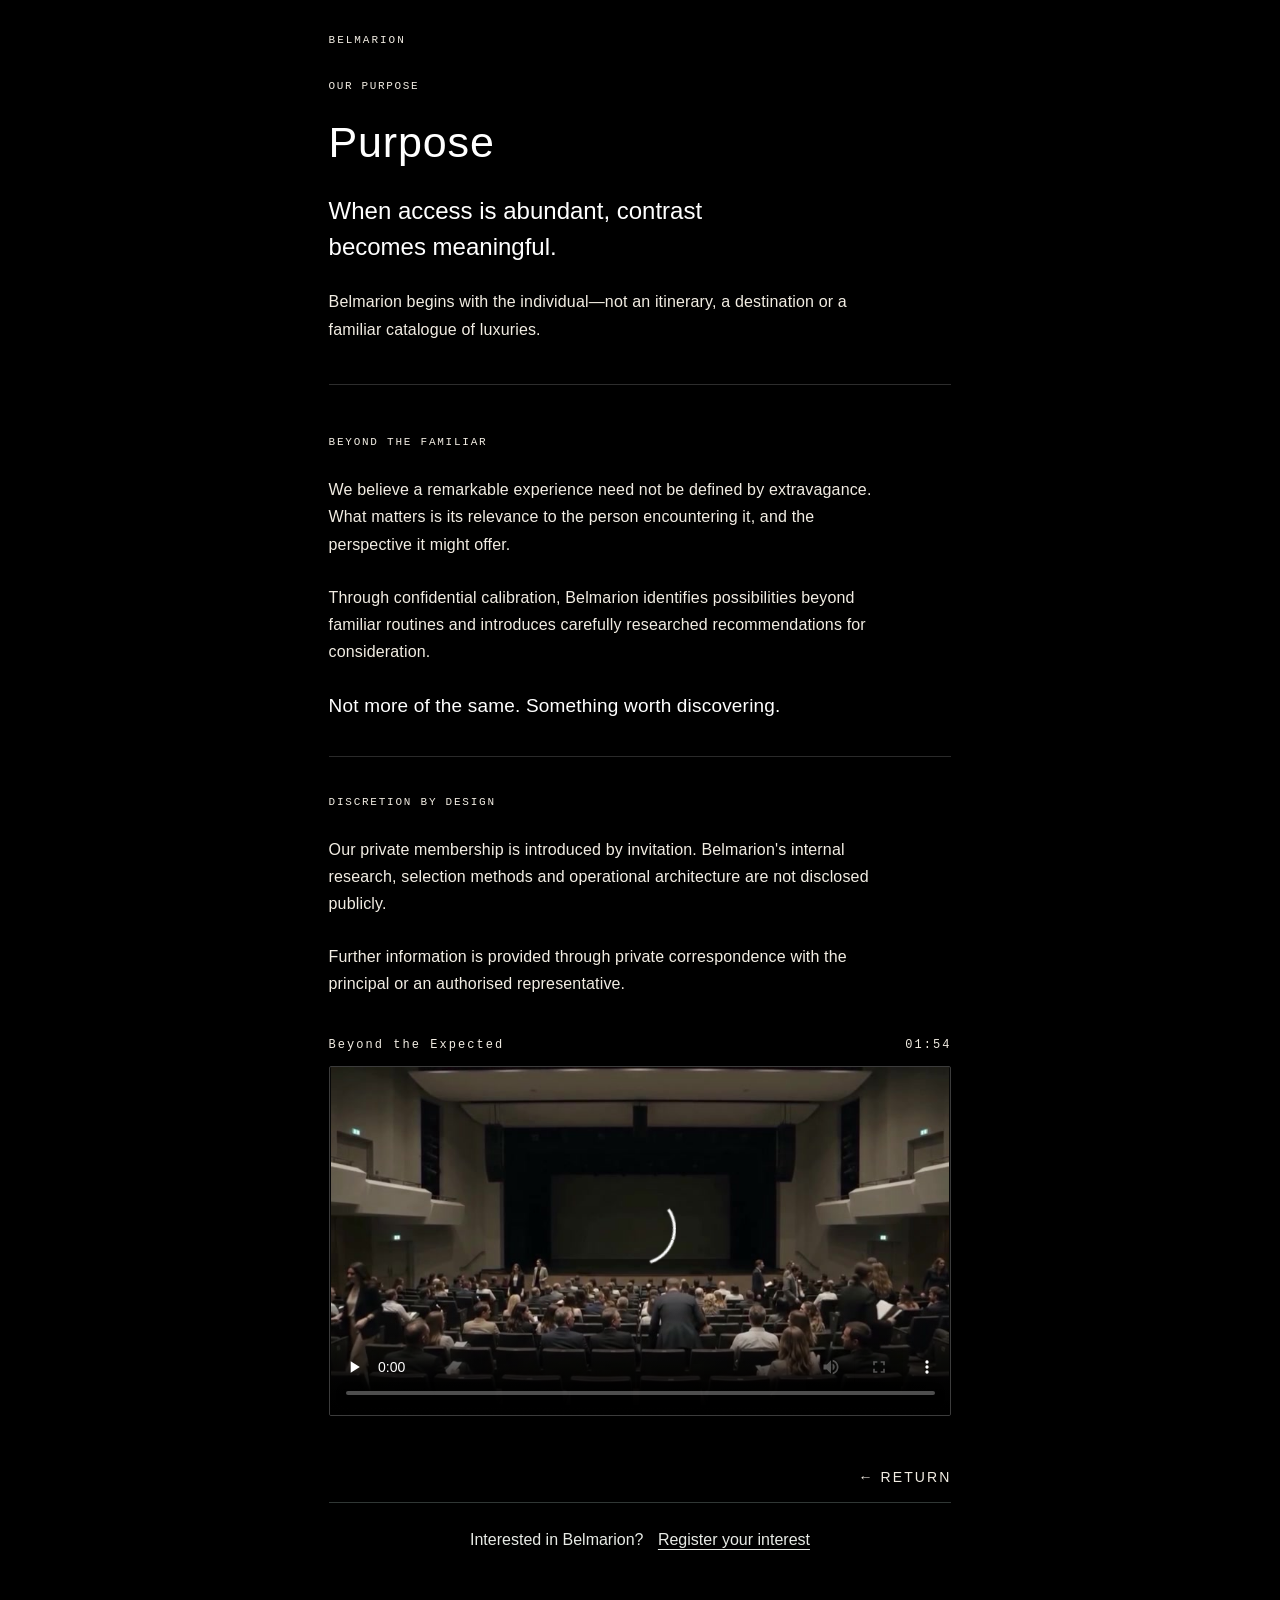
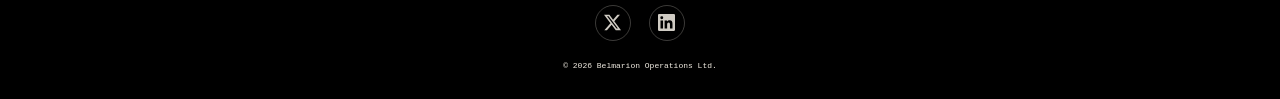
<file: purpose.html>
<!doctype html>
<html lang="en-GB"><head><meta charset="utf-8"><meta name="viewport" content="width=device-width,initial-scale=1,viewport-fit=cover"><meta name="theme-color" content="#000000"><meta name="color-scheme" content="dark"><meta name="robots" content="noindex,nofollow,noarchive,nosnippet,noimageindex"><meta name="description" content="A more individual kind of discovery. The purpose behind Belmarion."><title>Belmarion — Purpose</title><link rel="stylesheet" href="./site.css?v=social-links-20261115"><meta http-equiv="Content-Security-Policy" content="default-src 'self'; script-src 'self'; style-src 'self'; img-src 'self' data:; connect-src 'self' https://nxjqyijykcnxlwoxanrb.supabase.co; object-src 'none'; base-uri 'none'; form-action 'none'; upgrade-insecure-requests"><meta name="apple-mobile-web-app-title" content="Belmarion"><link rel="apple-touch-icon" sizes="180x180" href="./assets/brand/site-icon-ios-180-20261104.png"><link rel="manifest" href="./site-icons-20261104.webmanifest"><link rel="icon" type="image/x-icon" href="/favicon.ico?v=20261104"><link rel="icon" type="image/png" sizes="16x16" href="/assets/brand/site-icon-16-20261104.png"><link rel="icon" type="image/png" sizes="32x32" href="/assets/brand/site-icon-32-20261104.png"><link rel="icon" type="image/png" sizes="192x192" href="/assets/brand/site-icon-192-20261104.png"><link rel="icon" type="image/png" sizes="512x512" href="/assets/brand/site-icon-512-20261104.png"></head>
<body><main><section class="page editorial-page"><div class="page-inner"><p class="eyebrow"><a class="brand-home" href="./index.html" aria-label="Belmarion homepage">BELMARION</a></p>
<header class="editorial-hero"><span class="editorial-kicker">OUR PURPOSE</span><h1>Purpose</h1><p class="editorial-lead">When access is abundant, contrast becomes meaningful.</p><p class="editorial-secondary">Belmarion begins with the individual—not an itinerary, a destination or a familiar catalogue of luxuries.</p></header>
<section class="editorial-section" aria-labelledby="discovery"><h2 id="discovery">BEYOND THE FAMILIAR</h2><p>We believe a remarkable experience need not be defined by extravagance. What matters is its relevance to the person encountering it, and the perspective it might offer.</p><p>Through confidential calibration, Belmarion identifies possibilities beyond familiar routines and introduces carefully researched recommendations for consideration.</p><p class="editorial-emphasis">Not more of the same. Something worth discovering.</p></section>
<section class="editorial-section" aria-labelledby="discretion"><h2 id="discretion">DISCRETION BY DESIGN</h2><p>Our private membership is introduced by invitation. Belmarion's internal research, selection methods and operational architecture are not disclosed publicly.</p><p>Further information is provided through private correspondence with the principal or an authorised representative.</p></section>
<section class="film-intro" aria-labelledby="purpose-film-title"><div class="film-heading"><h2 id="purpose-film-title">Beyond the Expected</h2><span aria-hidden="true">01:54</span></div><video class="film-player" controls playsinline preload="none" poster="./assets/beyond-the-expected-poster-20261029.jpg" aria-label="Beyond the Expected — a Belmarion film"><source src="./assets/beyond-the-expected-20261029.mp4" type="video/mp4">Your browser does not support the film player. <a href="./assets/beyond-the-expected-20261029.mp4">Watch Beyond the Expected</a>.</video></section>
<a class="return" href="./index.html">← RETURN</a><aside class="interest-cta"><span>Interested in Belmarion?</span> <a href="/register-interest/">Register your interest</a></aside><footer class="statutory">
<nav class="social-links" aria-label="Belmarion on social media">
<a href="https://x.com/BelmarionX" target="_blank" rel="noopener noreferrer" aria-label="Belmarion on X" title="Belmarion on X"><svg viewBox="0 0 24 24" aria-hidden="true" focusable="false"><path d="M18.901 1.153h3.68l-8.039 9.187L24 22.847h-7.406l-5.8-7.584-6.638 7.584H.474l8.6-9.827L0 1.153h7.594l5.243 6.932 6.064-6.932zm-1.29 19.491h2.039L6.486 3.24H4.298L17.61 20.644z"/></svg></a>
<a href="https://www.linkedin.com/company/belmarion/" target="_blank" rel="noopener noreferrer" aria-label="Belmarion on LinkedIn" title="Belmarion on LinkedIn"><svg viewBox="0 0 24 24" aria-hidden="true" focusable="false"><path d="M20.447 20.452h-3.554v-5.569c0-1.328-.027-3.037-1.852-3.037-1.853 0-2.136 1.445-2.136 2.94v5.666H9.35V9h3.414v1.56h.049c.476-.9 1.637-1.85 3.37-1.85 3.601 0 4.267 2.37 4.267 5.455v6.287zM5.337 7.433a2.062 2.062 0 1 1 0-4.124 2.062 2.062 0 0 1 0 4.124zM7.119 20.452H3.555V9h3.564zM22.225 0H1.771C.792 0 0 .774 0 1.729v20.542C0 23.227.792 24 1.771 24h20.451C23.2 24 24 23.227 24 22.271V1.729C24 .774 23.2 0 22.225 0z"/></svg></a>
</nav>
© 2026 Belmarion Operations Ltd.</footer></div></section></main></body></html>
</file>
<file: site.css>
:root{--safe-top:env(safe-area-inset-top,0px);--safe-right:env(safe-area-inset-right,0px);--safe-bottom:env(safe-area-inset-bottom,0px);--safe-left:env(safe-area-inset-left,0px);color-scheme:dark;--ivory:#FFFFFF;--accent:#F2EDE3;--black:#000;--white:#FFFFFF;--quiet:#F2EDE3;--muted:#F2EDE3;--line:#bfc0c3;--sans:-apple-system,BlinkMacSystemFont,"Segoe UI",Roboto,Helvetica,Arial,sans-serif;--mono:ui-monospace,SFMono-Regular,Menlo,Monaco,Consolas,"Liberation Mono",monospace}
*{box-sizing:border-box}[hidden]{display:none!important}html,body{margin:0;min-height:100%;background:var(--black);color:var(--ivory);font-family:var(--sans)}body{min-height:100svh}a{color:var(--accent);text-underline-offset:4px}a:focus-visible{outline:1px solid var(--white);outline-offset:5px}a:hover{color:var(--ivory)}
.home,.page{padding:calc(32px + var(--safe-top)) calc(24px + var(--safe-right)) calc(24px + var(--safe-bottom)) calc(24px + var(--safe-left));min-height:100svh}.home{display:flex;flex-direction:column;align-items:center}.brand{width:100%;max-width:620px;display:flex;flex-direction:column;align-items:center;text-align:center}.mark{width:clamp(176px,24vw,250px);aspect-ratio:1;border:2px solid var(--line);border-radius:50%;position:relative;margin:2px 0 28px}.mark-disc{position:absolute;width:46%;aspect-ratio:1;border-radius:50%;background:var(--white);left:27%;top:27%}.mark-disc:after{content:"";position:absolute;width:42%;aspect-ratio:1;border-radius:50%;background:var(--black);left:29%;top:29%}.mark-tick{position:absolute;width:3px;height:22%;background:var(--line);left:calc(50% - 1.5px);top:-8%}.name{color:var(--white);font-size:clamp(30px,6.7vw,64px);font-weight:400;letter-spacing:.18em;line-height:1.2;margin-left:.18em}.calibrate{margin-top:14px;font-size:clamp(12px,2vw,17px);font-weight:400;letter-spacing:.18em;color:var(--quiet)}.invitation{margin-top:18px;font:11px/17px var(--mono);letter-spacing:.18em;color:var(--muted)}.menu{width:100%;max-width:430px;display:flex;flex-direction:column;align-items:center;gap:8px;margin-top:28px;padding-bottom:20px}.menu a,.return{display:inline-flex;align-items:center;justify-content:center;min-height:48px;padding:14px 16px;font:400 14px/22px var(--sans);letter-spacing:.15em;text-decoration:none;text-align:center;color:var(--accent)}
.page-inner{width:min(100%,64ch);min-height:calc(100svh - 56px - var(--safe-top) - var(--safe-bottom));margin:0 auto;display:flex;flex-direction:column}.eyebrow{margin:0 0 28px;color:var(--muted);font:11px/17px var(--mono);letter-spacing:.18em}.page h1{margin:0 0 28px;font-size:clamp(22px,3.4vw,30px);font-weight:400;letter-spacing:.12em;line-height:1.35;overflow-wrap:anywhere}.page p:not(.eyebrow){max-width:62ch;margin:0 0 26px;color:var(--quiet);font-size:16px;line-height:1.7;letter-spacing:.01em;overflow-wrap:anywhere}.page .contact{margin-top:12px!important}.privacy-page h2{margin:36px 0 12px;color:var(--accent);font:500 14px/21px var(--sans);letter-spacing:.12em}.privacy-page .privacy-intro{color:var(--ivory)!important}.return{align-self:flex-end;margin-top:32px;padding-right:0;flex-shrink:0}.statutory{margin-top:auto;padding:24px 0 0;width:100%;max-width:720px;text-align:center;color:#F2EDE3;font:400 8px/1.75 var(--mono);letter-spacing:0;overflow-wrap:break-word}
@media(max-width:370px){.home,.page{padding-left:calc(20px + var(--safe-left));padding-right:calc(20px + var(--safe-right))}.name{font-size:28px;letter-spacing:.12em}.calibrate{font-size:11px;letter-spacing:.12em}}@media(prefers-reduced-motion:reduce){*{scroll-behavior:auto!important}}

.menu a{max-width:100%;overflow-wrap:break-word}.home,.page{min-height:100dvh}.page-inner{min-height:calc(100dvh - 56px - var(--safe-top) - var(--safe-bottom))}

/* Cinematic introduction: opt-in playback, responsive layout, native accessible controls. */
.film-intro{width:min(100%,720px);margin:38px auto 4px}.film-heading{display:flex;align-items:center;justify-content:space-between;gap:16px;margin:0 0 12px}.film-heading h2,.film-heading span{margin:0;color:var(--muted);font:400 12px/18px var(--mono);letter-spacing:.17em}.film-player{display:block;width:100%;aspect-ratio:16/9;background:#070707;object-fit:contain;border:1px solid #3c3c3c;border-radius:2px}.film-player:focus-visible{outline:1px solid var(--white);outline-offset:5px}.film-intro+.menu{margin-top:22px}@media(max-width:480px){.film-intro{margin-top:32px}.film-heading h2,.film-heading span{font-size:11px}}

/* Statutory footers: consistent, quiet monochrome treatment on every public page. */
.home > .statutory{width:calc(100% + 32px);max-width:min(calc(100vw - 16px),720px);padding:40px 0 4px;font-size:clamp(7px,2.2vw,8px);line-height:1.85}
.home > .statutory .statutory-line{display:block;white-space:nowrap}
.page-inner > .statutory{align-self:center;margin-top:auto;padding:28px 0 2px}
@media(max-width:370px){.home > .statutory{padding-top:36px;font-size:clamp(7px,2.2vw,8px)}}

/* Public subpage brand: homepage navigation with the existing wordmark appearance. */
.eyebrow .brand-home{color:inherit;text-decoration:none}


/* Founding Circle Edition: restrained, spacious editorial presentation. */
.founding-page .page-inner{width:min(100%,66ch)}
.founding-header{padding:3px 0 36px;margin-bottom:45px;border-bottom:1px solid #262623}
.founding-page h1{margin-bottom:14px;font-size:clamp(31px,5vw,43px);line-height:1.24;letter-spacing:.025em;font-weight:400}
.founding-page p.founding-subtitle{margin:0 0 28px;color:var(--muted);font-size:13px;line-height:1.55;letter-spacing:.045em}
.founding-page p.founding-invitation{margin:0;color:var(--ivory);font-size:17px;line-height:1.65;letter-spacing:.005em}
.founding-proposition{margin-bottom:18px}
.founding-page .founding-proposition p:first-child{color:var(--ivory)}
.founding-page .founding-proposition p.founding-statement{margin:35px 0 38px;max-width:31ch;color:var(--ivory);font-size:clamp(20px,4vw,27px);line-height:1.47;font-weight:400;letter-spacing:.005em}
.founding-section{padding-top:37px;margin-top:41px;border-top:1px solid #292925}
.founding-section h2{margin:0 0 26px;color:var(--accent);font:400 12px/1.6 var(--mono);letter-spacing:.16em}
.founding-allowances{list-style:none;margin:10px 0 0;padding:0}
.founding-allowances li{padding:17px 0 17px 21px;border-top:1px solid #252522;color:var(--quiet);font-size:16px;line-height:1.7;letter-spacing:.01em;position:relative}
.founding-allowances li:before{content:"—";position:absolute;left:0;color:var(--accent)}
.founding-page p.founding-discretion{padding-top:31px;margin:49px 0 8px;border-top:1px solid #292925;font-size:13px;line-height:1.8;color:var(--muted);font-style:italic}
.founding-page .film-intro{margin-top:52px}
.founding-page .return{margin-top:38px}
@media(max-width:480px){.founding-header{padding-bottom:30px;margin-bottom:35px}.founding-section{padding-top:31px;margin-top:34px}.founding-page .founding-proposition p.founding-statement{margin:30px 0 32px}.founding-page .film-intro{margin-top:42px}}


/* Belmarion public editorial pages — space, structure, fine pale-gold detailing. */
.editorial-page .page-inner{width:min(100%,70ch)}
.editorial-page .editorial-hero{padding:0 0 40px;margin-bottom:48px;border-bottom:1px solid #2D2D2D}
.editorial-page .editorial-kicker{display:block;margin:0 0 20px;font:400 11px/1.7 var(--mono);letter-spacing:.15em;color:#F2EDE3}
.editorial-page h1{margin:0 0 24px;font-size:clamp(31px,5.5vw,43px);line-height:1.25;letter-spacing:.02em;font-weight:400;color:var(--ivory)}
.editorial-page .editorial-hero p.editorial-lead{margin:0;max-width:35ch;color:var(--ivory);font-size:clamp(19px,3.5vw,24px);line-height:1.5;letter-spacing:0}
.editorial-page .editorial-hero p.editorial-secondary{margin:23px 0 0;color:var(--quiet);font-size:16px;line-height:1.75}
.editorial-section{padding:36px 0 0;margin:35px 0 0;border-top:1px solid #2A2A2A}
.editorial-section:first-of-type{border-top:0;padding-top:0;margin-top:0}
.editorial-section h2{margin:0 0 23px;font:400 11px/1.8 var(--mono);letter-spacing:.16em;color:#F2EDE3}
.editorial-section p{margin-bottom:23px}
.editorial-section p:last-child{margin-bottom:0}
.editorial-note{margin:44px 0 10px!important;padding:26px 0 0;border-top:1px solid #2A2A2A;color:var(--muted)!important;font-size:13px!important;line-height:1.8!important}
.editorial-emphasis{color:var(--ivory)!important;font-size:19px!important;line-height:1.55!important}
.editorial-link{display:inline-flex;padding:10px 0;text-decoration:none;border-bottom:1px solid #F2EDE3;color:var(--ivory);overflow-wrap:anywhere}
.editorial-link:hover{border-color:var(--ivory)}
.editorial-credentials{display:grid;grid-template-columns:minmax(0,1fr) minmax(0,1fr);gap:24px;margin:24px 0 0}
.editorial-detail-label{display:block;font:400 10px/1.7 var(--mono);letter-spacing:.12em;text-transform:uppercase;color:#F2EDE3}
.editorial-detail-value{display:block;padding:6px 0 0;color:var(--ivory);font-size:15px;line-height:1.65;overflow-wrap:anywhere}
.communicate-page .contact-intro{margin-bottom:48px}
.contact-form{margin:18px 0 0;display:grid;gap:23px}
.contact-form .field{min-width:0;display:grid;gap:10px}
.contact-form label,.contact-form legend{font:400 12px/1.5 var(--sans);letter-spacing:.035em;color:var(--ivory)}
.contact-form label .optional{color:var(--muted);font-size:11px}
.contact-form input:not([type="checkbox"]),.contact-form select,.contact-form textarea{
 width:100%;min-width:0;border:1px solid #F2EDE3;border-radius:2px;padding:15px 16px;
 background:#050505;color:var(--ivory);font:400 16px/1.5 var(--sans);
 outline:none;appearance:none;-webkit-appearance:none;transition:border-color .16s ease,box-shadow .16s ease}
.contact-form textarea{min-height:176px;resize:vertical}
.contact-form input::placeholder,.contact-form textarea::placeholder{color:#F2EDE3;opacity:1}
.contact-form select{background-image:url("data:image/svg+xml,%3Csvg xmlns='http://www.w3.org/2000/svg' width='18' height='18' viewBox='0 0 24 24' fill='none' stroke='%23F2EDE3' stroke-width='1.5'%3E%3Cpath d='m6 9 6 6 6-6'/%3E%3C/svg%3E");background-repeat:no-repeat;background-size:17px;background-position:right 14px center;padding-right:44px}
.contact-form select option{background:#111;color:#F2EDE3}
.contact-form input:focus-visible,.contact-form select:focus-visible,.contact-form textarea:focus-visible{
 border-color:#F2EDE3;box-shadow:0 0 0 2px rgba(242,237,227,.16)}
.contact-form .field-note{font-size:12px!important;color:var(--muted)!important;line-height:1.6!important;margin:0!important}
.contact-form .privacy-ack{display:flex;gap:13px;align-items:flex-start;font-size:13px;line-height:1.7;color:var(--quiet);letter-spacing:0}
.contact-form .privacy-ack input{width:17px;height:17px;margin:3px 0 0;accent-color:#F2EDE3;flex-shrink:0}
.contact-form .privacy-ack a{color:var(--ivory)}
.contact-form .form-submit{
 display:inline-flex;align-items:center;justify-content:space-between;gap:32px;
 width:min(100%,292px);min-height:51px;padding:13px 17px;border:1px solid #F2EDE3;border-radius:2px;
 background:transparent;color:var(--ivory);font:400 12px/1.5 var(--sans);letter-spacing:.12em;
 cursor:pointer;transition:background .16s ease,border-color .16s ease}
.contact-form .form-submit:hover{background:#121212;border-color:#F2EDE3}
.contact-form .form-submit:disabled{cursor:wait;opacity:.65}
.contact-form .form-status{margin:0!important;min-height:22px;font-size:13px!important;line-height:1.7!important;color:var(--ivory)!important}
.contact-form .form-status.error{color:#F2EDE3!important}
.contact-form .form-bot-field{position:absolute!important;width:1px;height:1px;overflow:hidden;clip-path:inset(50%);white-space:nowrap;opacity:0;pointer-events:none}
.contact-channel{padding:18px 0 0;border-top:1px solid #2A2A2A}
.contact-channel:first-child{border-top:0;padding-top:0}
.contact-channel .editorial-detail-value{margin-top:2px}
.privacy-page .page-inner{width:min(100%,70ch)}
.privacy-page .privacy-intro{font-size:18px!important;line-height:1.7!important;margin-bottom:40px!important}
.privacy-page h2{margin:38px 0 17px;padding:31px 0 0;border-top:1px solid #2A2A2A;font:400 11px/1.75 var(--mono);letter-spacing:.16em;color:#F2EDE3}
.privacy-page p{max-width:64ch}
@media(max-width:560px){.editorial-credentials{grid-template-columns:minmax(0,1fr);gap:22px}.editorial-page .editorial-hero{padding-bottom:34px;margin-bottom:36px}.editorial-section{margin-top:31px;padding-top:30px}.contact-form{gap:21px}.contact-form .form-submit{width:100%}}

/* Approved gold emblem and first-position membership link. */
.brand-emblem{display:block;width:clamp(176px,24vw,250px);height:auto;aspect-ratio:1;object-fit:contain;margin:2px 0 28px}
.menu a.founding-option{flex-direction:column;gap:7px;color:var(--ivory);padding-top:16px;padding-bottom:18px}
.menu .founding-option strong{font-weight:700}
.menu .founding-option span{font-weight:400;font-size:12px;line-height:18px;letter-spacing:.04em;color:var(--quiet)}

/* Crop the duplicate tagline from the top 220px of the supplied platform artwork. */
.membership-platforms{width:min(100%,720px);margin:32px auto 0;aspect-ratio:1686/904;overflow:hidden;position:relative}
.membership-platforms img{display:block;position:absolute;inset:0;width:100%;height:100%;object-fit:cover;object-position:center bottom}


/* One complete, unbroken brand tagline on every viewport. */
.brand-tagline{display:block;max-width:100%;white-space:nowrap;overflow-wrap:normal!important;word-break:normal;font:400 clamp(9px,2.6vw,14px)/1.5 var(--sans);letter-spacing:clamp(.03em,.22vw,.1em);color:var(--accent);text-align:center}
.brand .brand-tagline{margin-top:14px}
.founding-invitation .brand-tagline{margin-top:8px}

.interest-cta{text-align:center;width:100%;border-top:1px solid #303735;padding:24px 10px;color:#e8ebe6;font:16px/1.6 var(--sans)}.interest-cta a{margin-left:10px;color:inherit;text-decoration:underline}

/* Social profile links — restrained, accessible icons above public footers. */
.social-links{display:flex;align-items:center;justify-content:center;gap:18px;width:100%;margin:0 auto 18px;padding:0}
.social-links a{display:inline-flex;align-items:center;justify-content:center;width:36px;height:36px;flex:0 0 36px;color:#F2EDE3;border:1px solid rgba(242,237,227,.29);border-radius:50%;background:transparent;text-decoration:none;opacity:.86;transition:opacity .2s ease,border-color .2s ease,background-color .2s ease}
.social-links a:hover{opacity:1;border-color:rgba(242,237,227,.82);background:rgba(242,237,227,.07)}
.social-links a:focus-visible{outline:2px solid #F2EDE3;outline-offset:4px;opacity:1}
.social-links svg{width:17px;height:17px;display:block;fill:currentColor}
@media(prefers-reduced-motion:reduce){.social-links a{transition:none}}

/* Home navigation: pale-gold links with generous letter spacing. */
.menu a{font-size:17px;line-height:1.45;letter-spacing:.28em;color:#E6D4AD}
.menu a:hover,.menu a:focus-visible{color:#F7EAD0}

@media(min-width:768px){.menu a{font-size:18px}}
</file>
<file: assets/experience/experience.css>
.experience{width:min(100%,1180px);margin:clamp(60px,9vw,120px) auto 48px;border-top:1px solid #303030;padding-top:clamp(48px,7vw,85px);color:#fff}.experience *{box-sizing:border-box}.experience-intro{max-width:740px}.experience-kicker{font:12px/1.5 var(--sans);letter-spacing:.2em;color:#e8e4da}.experience h2{font:400 clamp(40px,5.6vw,72px)/1.08 Georgia,serif;letter-spacing:-.025em;margin:20px 0 22px}.experience-intro p{font:17px/1.8 var(--sans);color:#e8e4da;max-width:58ch}.experience-main{display:grid;grid-template-columns:minmax(0,1.4fr) minmax(260px,.8fr);gap:clamp(36px,6vw,90px);align-items:start;margin-top:50px}.experience-gallery{min-width:0}.experience-track{display:flex;gap:16px;overflow-x:auto;scroll-snap-type:x mandatory;scrollbar-width:none;overscroll-behavior-x:contain}.experience-track::-webkit-scrollbar{display:none}.experience-slide{flex:0 0 calc((100% - 32px)/3);min-width:0;scroll-snap-align:start;margin:0}.experience-frame{padding:5px;border:1px solid #494949;border-radius:18px;background:#101010;overflow:hidden}.experience-frame img{width:100%;height:auto;display:block;border-radius:13px}.experience-slide figcaption{font:12px/1.5 var(--sans);color:#e8e4da;margin:14px 2px 0;letter-spacing:.08em}.experience-controls{display:flex;align-items:center;gap:8px;margin-top:20px}.experience-controls button{width:32px;height:32px;background:transparent;border:0;cursor:pointer;color:#fff;padding:0}.experience-controls button:before{content:'';display:block;margin:auto;border-radius:50%;width:6px;height:6px;background:#777}.experience-controls button[aria-current=true]:before{background:#fff;width:9px;height:9px}.experience-controls button:focus-visible,.experience-track:focus-visible{outline:2px solid white;outline-offset:3px}.experience-features{border-top:1px solid #444}.experience-feature{padding:18px 0;border-bottom:1px solid #333}.experience-feature h3{font:400 25px/1.25 Georgia,serif;margin:0 0 7px}.experience-feature p{font:16px/1.7 var(--sans);color:#e8e4da;margin:0}.experience-editions{margin-top:68px;border-top:1px solid #303030;padding-top:32px}.experience-editions h3{font:400 clamp(28px,3vw,38px)/1.2 Georgia,serif;margin:12px 0 24px}.experience-edition-grid{display:grid;grid-template-columns:repeat(4,1fr);gap:16px}.experience-edition{text-align:center}.experience-edition img{display:block;width:min(100%,180px);aspect-ratio:1;object-fit:cover;object-position:center;margin:auto}.experience-edition p{font:16px/1.55 var(--sans);color:#e8e4da;margin:10px 0}.experience-link{display:inline-block;margin-top:28px;font:14px/1.5 var(--sans);letter-spacing:.14em;text-decoration:none;border-bottom:1px solid #aaa;padding-bottom:8px}@media(max-width:800px){.experience-main{grid-template-columns:1fr;gap:38px}.experience-slide{flex-basis:calc((100% - 16px)/2)}.experience-features{display:grid;grid-template-columns:1fr 1fr;gap:0 24px}}@media(max-width:560px){.experience{margin-top:55px}.experience h2{font-size:clamp(38px,11vw,50px)}.experience-intro p{font-size:16px}.experience-main{margin-top:34px}.experience-slide{flex-basis:82%}.experience-frame{border-radius:17px}.experience-features{display:block}.experience-editions{margin-top:48px}.experience-edition-grid{grid-template-columns:1fr 1fr;gap:22px 10px}.experience-edition img{width:min(100%,150px)}}@media(prefers-reduced-motion:reduce){.experience-track{scroll-behavior:auto!important}}
</file>
<file: assets/perspectives/perspectives.css>
.perspectives {
  width: min(100%, 1180px);
  margin: clamp(56px, 8vw, 104px) auto 0;
  padding: clamp(42px, 6vw, 74px) 0;
  border-block: 1px solid #303030;
  color: #f2ede3;
}

.perspectives-intro {
  margin-bottom: clamp(30px, 5vw, 52px);
  text-align: center;
}

.perspectives-intro h2 {
  margin: 0 auto 14px;
  font: 400 clamp(21px, 3vw, 30px)/1.35 Georgia, serif;
  letter-spacing: .12em;
  text-wrap: balance;
}

.perspectives-intro p {
  margin: 0;
  color: #cfc8bc;
  font-size: 16px;
  line-height: 1.65;
}

.perspectives-grid {
  display: grid;
  grid-template-columns: repeat(3, minmax(0, 1fr));
  gap: clamp(20px, 3vw, 42px);
}

.perspective img {
  display: block;
  width: 100%;
  height: auto;
  aspect-ratio: 4 / 5;
  object-fit: cover;
}

.perspective h3 {
  margin: 22px 0 5px;
  color: #fff;
  font: 400 clamp(22px, 2.2vw, 28px)/1.22 Georgia, serif;
}

.perspective-theme {
  margin: 0;
  color: #cfc8bc;
  font-size: 15px;
  line-height: 1.6;
}

.perspective blockquote {
  margin: 19px 0 0;
  padding-top: 16px;
  border-top: 1px solid #303030;
  font-size: 16px;
  line-height: 1.75;
}

.perspective blockquote p {
  margin: 0 0 12px;
}

.perspective blockquote p:last-child {
  margin-bottom: 0;
}

.home > .statutory .perspectives-footer-note {
  max-width: 48ch;
  margin: 13px auto 0;
  padding-inline: 16px;
  color: #cfc8bc;
  font: 400 11px/1.5 var(--sans);
}

@media (max-width: 760px) {
  .perspectives-grid {
    grid-template-columns: minmax(0, 1fr);
    max-width: 460px;
    margin-inline: auto;
    gap: 36px;
  }

  .perspective + .perspective {
    padding-top: 36px;
    border-top: 1px solid #303030;
  }
}
</file>
<file: assets/register-interest/register.css>
:root{color-scheme:dark;scroll-behavior:smooth}body{background:#080d0e;color:#f6f3eb;font-family:Arial,sans-serif}a{color:inherit}.ri-header{height:78px;display:flex;align-items:center;justify-content:space-between;padding:0 clamp(24px,6vw,90px);position:absolute;z-index:2;width:100%;font-size:10px;letter-spacing:.2em}.ri-header a{text-decoration:none}.ri-brand{font-family:Georgia,serif;font-size:19px;letter-spacing:.32em}.ri-hero{min-height:610px;display:flex;align-items:center;padding:115px clamp(24px,8vw,120px) 80px;background:linear-gradient(90deg,rgba(4,10,12,.94) 0%,rgba(4,10,12,.79) 35%,rgba(4,10,12,.08) 100%),linear-gradient(0deg,#080d0e 0%,transparent 30%),url('/assets/register-interest/hero.webp') center/cover}.ri-intro{max-width:620px}.ri-kicker{font-size:10px;letter-spacing:.25em;text-transform:uppercase;color:#c9cdc7}.ri-intro h1,.ri-form-section h2,.ri-approach h2,.ri-gallery h2{font:400 clamp(38px,5vw,68px)/1.08 Georgia,serif;margin:20px 0}.ri-subtitle{font:italic 25px/1.3 Georgia,serif!important}.ri-intro p:not(.ri-kicker){font-size:16px;line-height:1.7;max-width:55ch;color:#e5e5df}.ri-link{display:inline-block;margin-top:12px;padding:13px 0;text-decoration:none;border-bottom:1px solid #c8d0c8;letter-spacing:.1em;text-transform:uppercase;font-size:11px}.ri-form-section{scroll-margin-top:24px;display:grid;grid-template-columns:1fr 1fr;gap:clamp(45px,8vw,130px);max-width:1280px;margin:auto;padding:90px 6vw 110px}.ri-form-intro h2,.ri-approach h2,.ri-gallery h2{font-size:clamp(34px,4vw,50px)}.ri-form-intro p,.ri-next p,.ri-gallery>p{line-height:1.75;color:#c9ceca}.ri-next{margin-top:55px;border-top:1px solid #38403e;padding-top:25px}.ri-next h3{font:italic 24px Georgia,serif}.ri-form{display:grid;gap:19px}.ri-form label{display:block;margin:0 0 8px;font-size:13px}.ri-form input,.ri-form select,.ri-form textarea{width:100%;background:#141b1b;border:1px solid #5a625e;border-radius:7px;color:#fff;font:16px Arial;padding:14px;min-height:50px}.ri-form :focus-visible{outline:2px solid #fff;outline-offset:3px}.ri-form textarea{resize:vertical}.ri-form button{min-height:54px;background:#f1efe8;color:#0b1010;border:0;border-radius:7px;padding:0 20px;display:flex;justify-content:space-between;align-items:center;font-size:14px;cursor:pointer}.ri-form button:disabled{opacity:.6}.ri-form .ri-privacy{font-size:12px;line-height:1.6;color:#c7cec8;margin:0}.ri-form #interest-status{margin:0;line-height:1.5}.ri-trap{position:absolute;left:-10000px}.ri-approach,.ri-gallery{padding:90px max(6vw,24px);border-top:1px solid #303735}.ri-approach{text-align:center}.ri-features{max-width:1300px;margin:60px auto 0;display:grid;grid-template-columns:repeat(4,1fr);text-align:left}.ri-features article{padding:0 28px;border-left:1px solid #39413f}.ri-features article span{font-size:11px;color:#aab2ac}.ri-features h3{font:25px Georgia,serif}.ri-features p{font-size:14px;line-height:1.7;color:#c9ceca}.ri-gallery{max-width:1450px;margin:auto}.ri-gallery>div{display:grid;grid-template-columns:repeat(3,1fr);gap:18px;margin:45px 0}.ri-gallery figure{margin:0}.ri-gallery img{width:100%;height:auto;display:block}.ri-gallery figcaption{font:12px/1.4 Arial,sans-serif;letter-spacing:.04em;padding:12px 0;color:#c9ceca}.ri-gallery>p{max-width:80ch}.ri-closing{font:italic 24px Georgia,serif!important;color:#f6f3eb!important;margin-top:42px}.interest-cta{text-align:center;border-top:1px solid #303735;padding:26px 16px;color:#e8ebe6;font:13px/1.6 Arial,sans-serif}.interest-cta a{margin-left:10px;text-decoration:underline;color:inherit}.ri-footer{text-align:center;padding:15px 15px 35px;font-size:10px;color:#bdc5bf}@media(max-width:700px){.ri-header{height:67px}.ri-brand{font-size:15px}.ri-hero{min-height:550px;padding:120px 24px 55px;background-position:65% center;background-image:linear-gradient(90deg,rgba(4,10,12,.88),rgba(4,10,12,.52)),linear-gradient(0deg,#080d0e,transparent 30%),url('/assets/register-interest/hero.webp')}.ri-intro h1{font-size:43px}.ri-intro p:not(.ri-kicker){font-size:15px}.ri-form-section{grid-template-columns:1fr;gap:30px;padding:60px 24px 75px}.ri-next{margin-top:30px}.ri-features{grid-template-columns:1fr 1fr;gap:35px 0}.ri-features article{padding:0 16px}.ri-gallery>div{grid-template-columns:1fr}.ri-gallery figure{max-width:600px}.ri-approach,.ri-gallery{padding:65px 24px}}@media(prefers-reduced-motion:reduce){:root{scroll-behavior:auto}}
</file>
